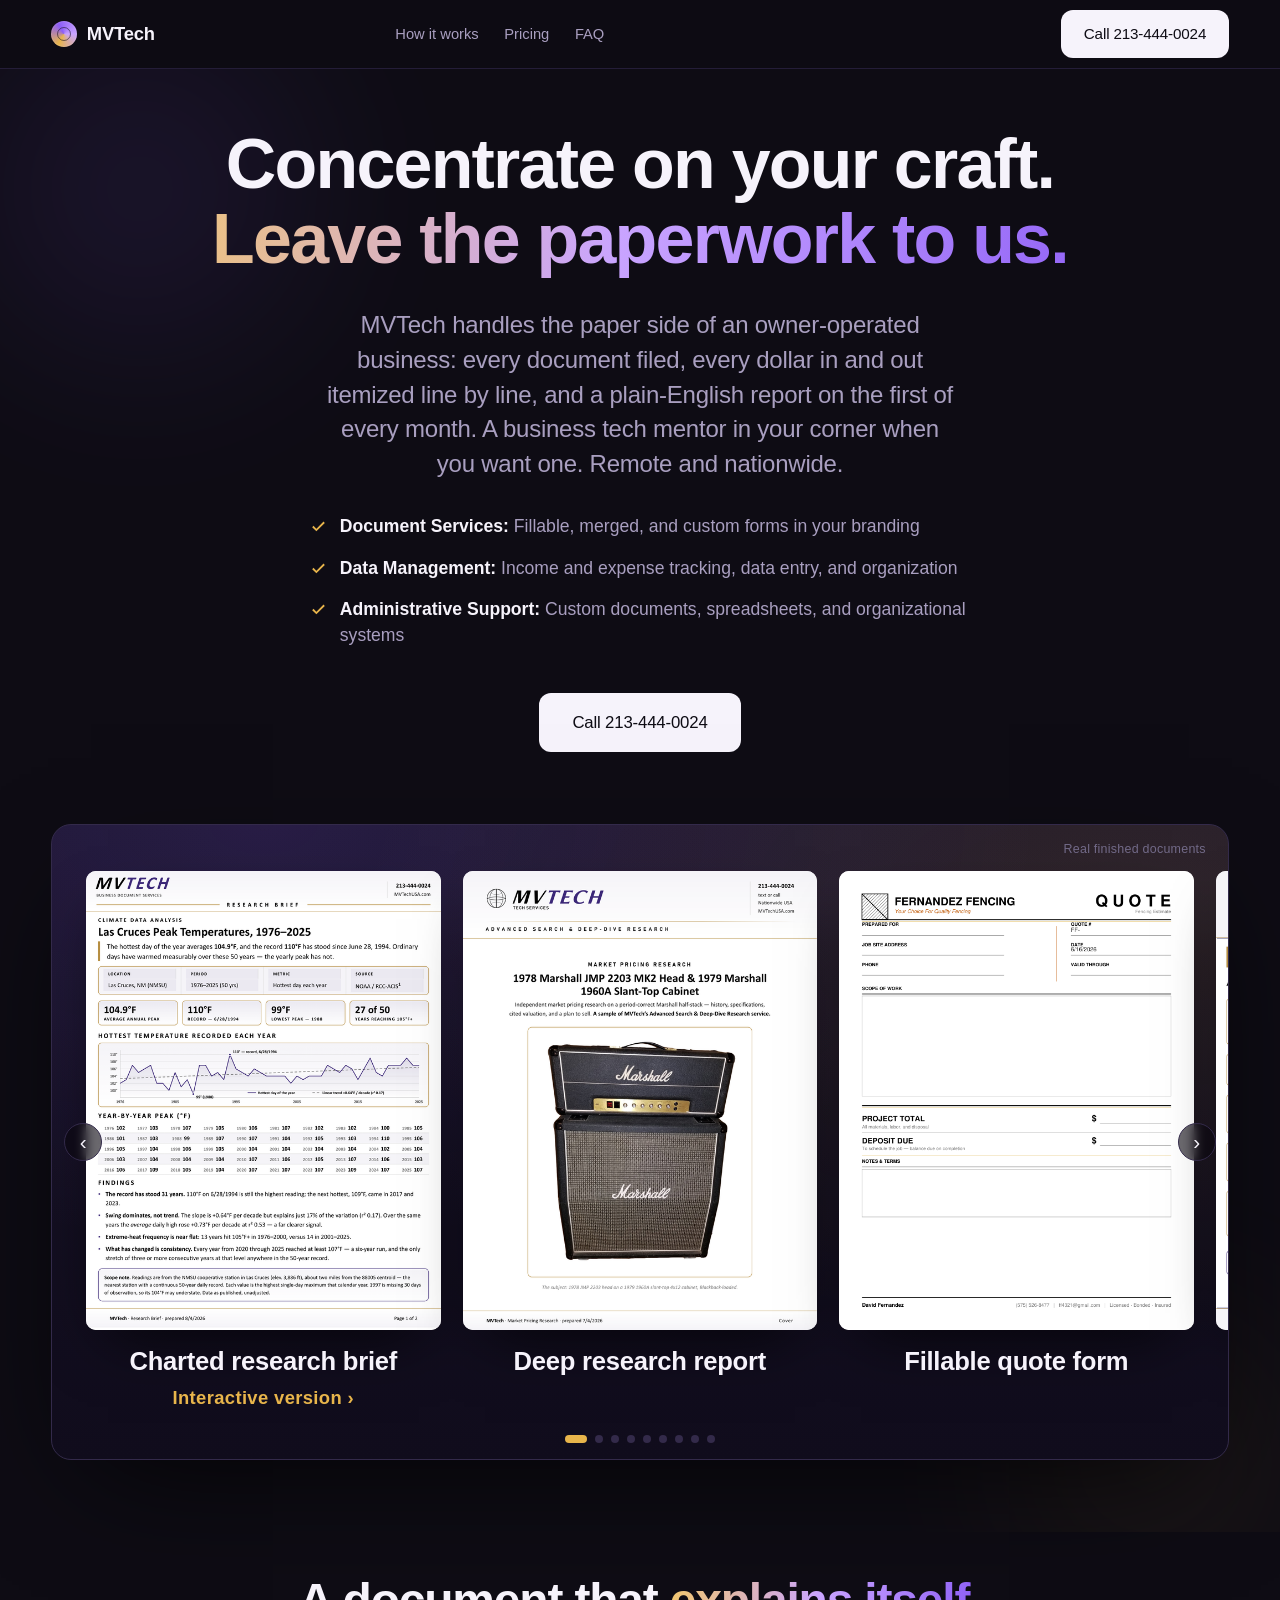
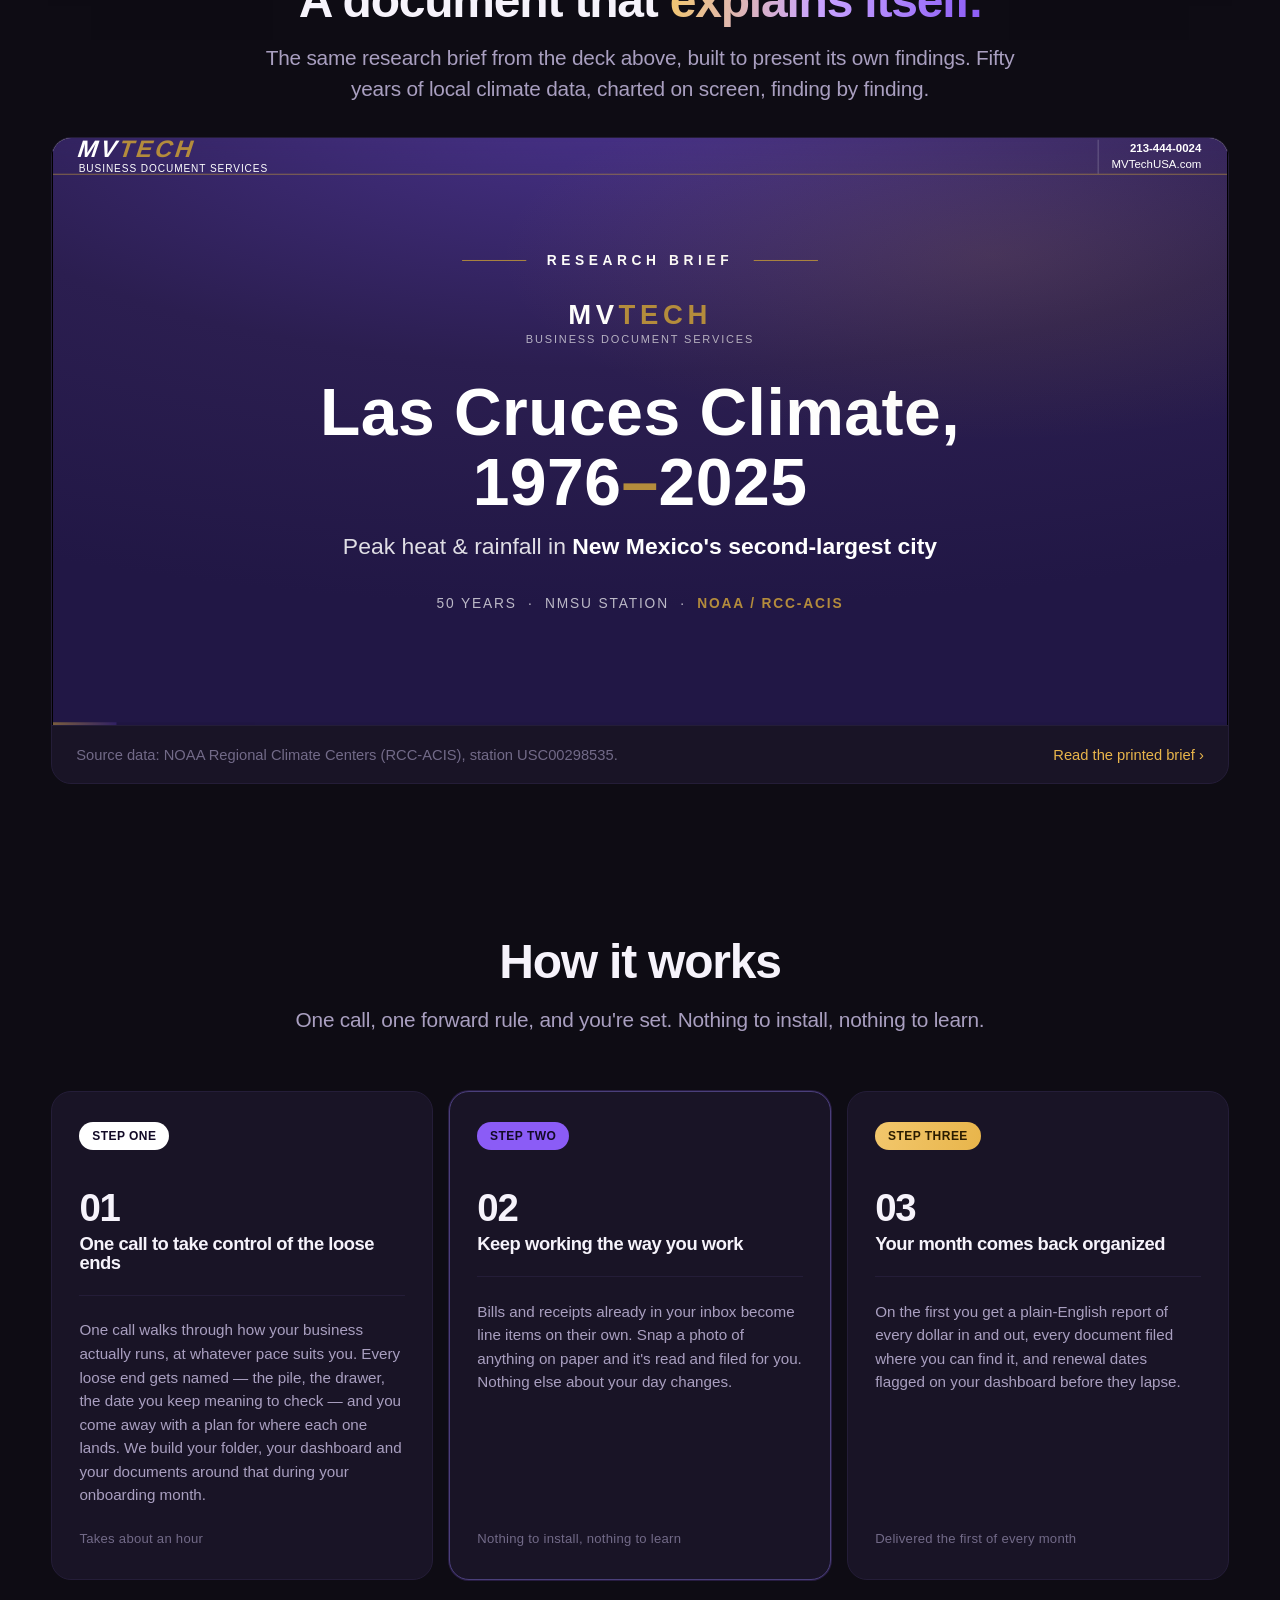
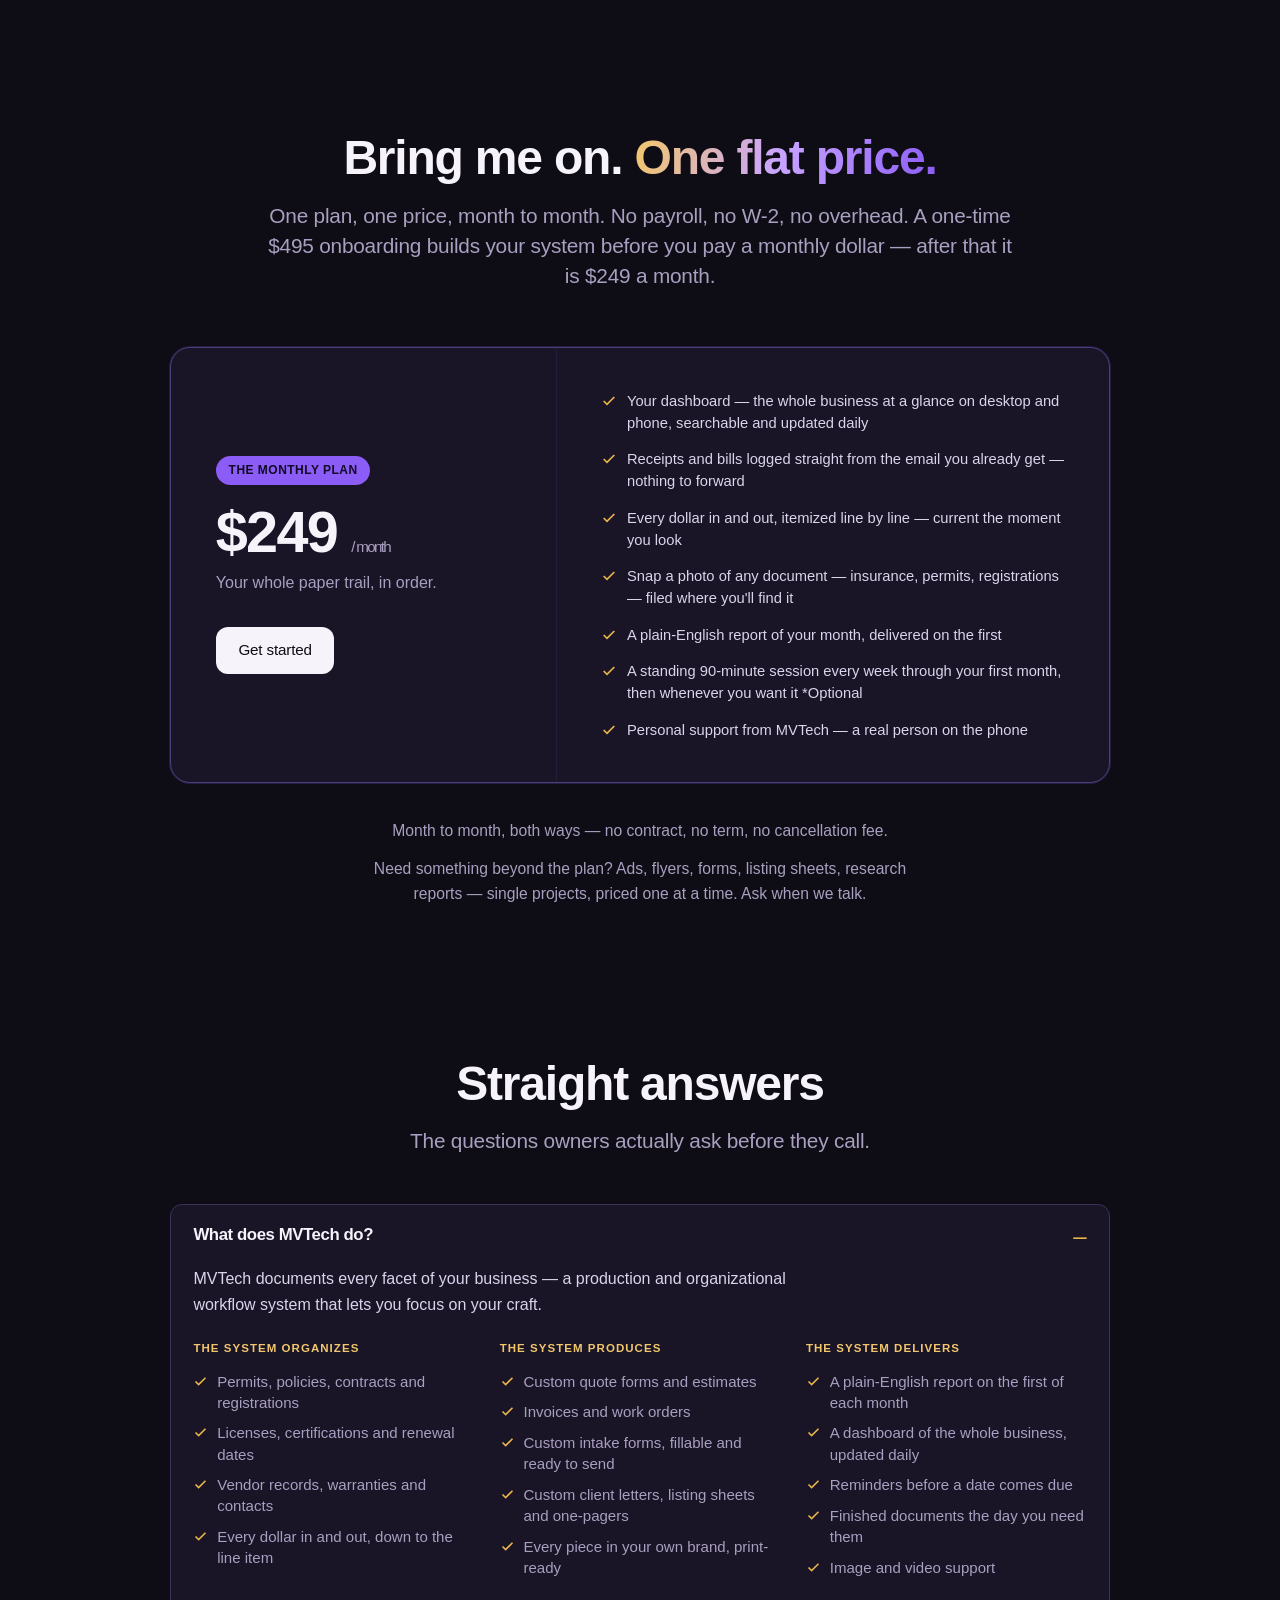
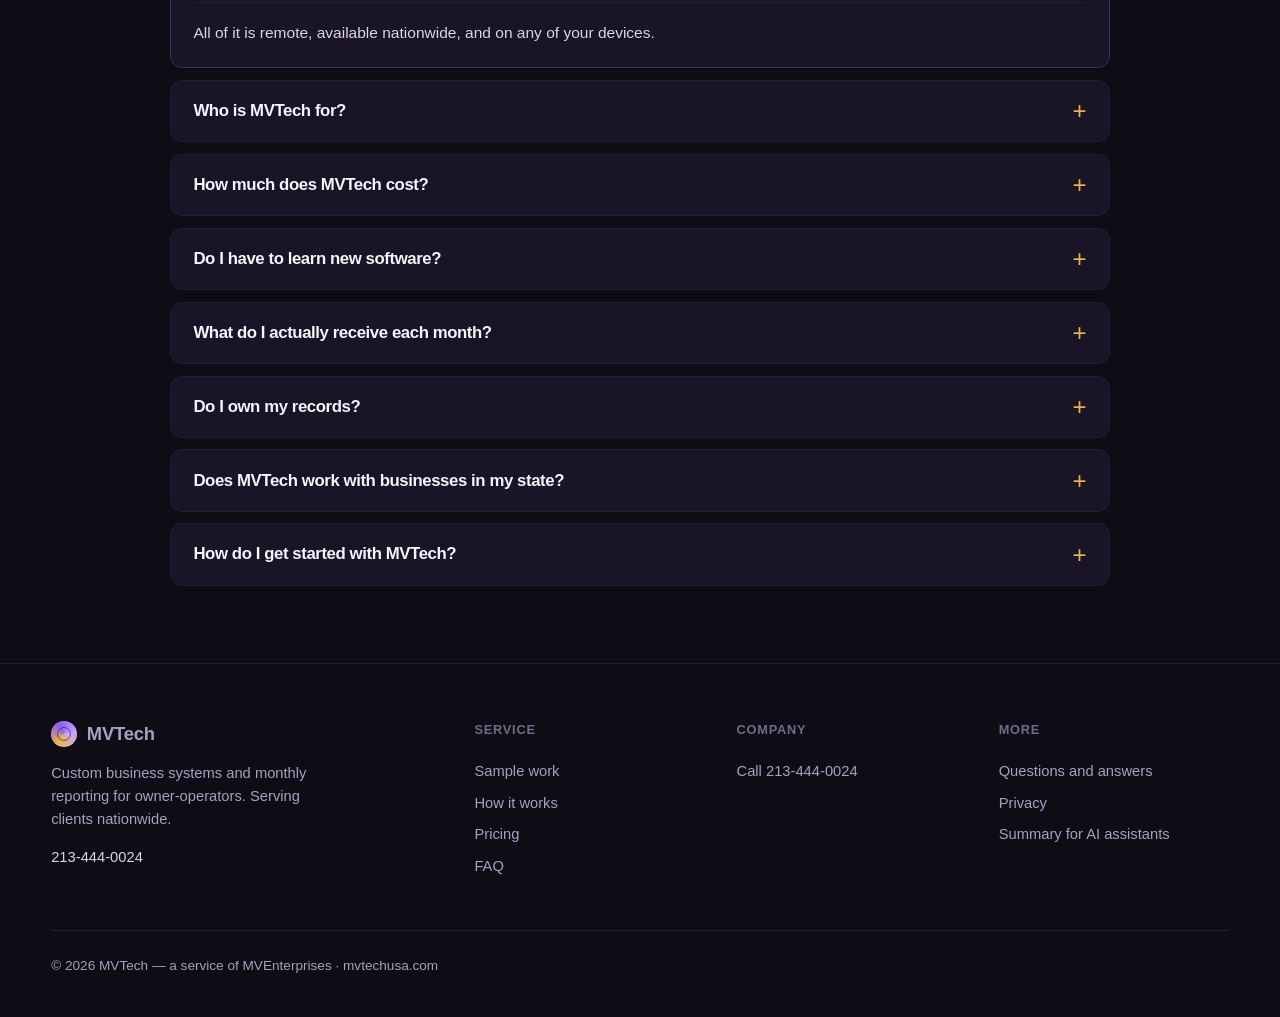
<file: index.html>
<!DOCTYPE html>
<html lang="en">
<head>
<meta charset="UTF-8">
<meta name="viewport" content="width=device-width, initial-scale=1.0">
<!-- MVTECH-HEAD-BLOCK: canonical search/AI head. Source: _skins/HEAD-BLOCK.html.
     Do not edit inside a skin - edit _skins/HEAD-BLOCK.html and re-run: .\deploy-skin.ps1 -Head -->
<title>Business Paperwork &amp; Receipt Tracking for Owner-Operators | MVTech</title>
<meta name="description" content="Business paperwork filed, every dollar tracked line by line, and a plain-English report every month — for owner-operators nationwide. Nothing to install, nothing to learn.">
<meta name="keywords" content="business paperwork help, receipt tracking service, itemized expense tracking, small business bookkeeping, income tracking, monthly financial reports, document organization, license and permit renewal tracking, invoice and quote creation, fillable forms, owner-operator operations, fractional operations, remote, nationwide">
<meta name="robots" content="index, follow, max-snippet:-1, max-image-preview:large">
<link rel="canonical" href="https://mvtechusa.com/">
<meta property="og:type" content="website">
<meta property="og:site_name" content="MVTech">
<meta property="og:url" content="https://mvtechusa.com/">
<meta property="og:title" content="MVTech — Business Paperwork &amp; Receipt Tracking for Owner-Operators">
<meta property="og:description" content="The entire paper side of your business, organized, tracked, and professionally presented — every document filed, every dollar logged, a clear report every month. Nationwide.">
<meta property="og:image" content="https://mvtechusa.com/og-preview.png">
<meta name="twitter:card" content="summary_large_image">
<meta name="twitter:title" content="MVTech — Business Paperwork &amp; Receipt Tracking for Owner-Operators">
<meta name="twitter:description" content="The entire paper side of your business, organized, tracked, and professionally presented. Nationwide.">
<meta name="twitter:image" content="https://mvtechusa.com/og-preview.png">
<meta name="author" content="Michael Vetter">
<link rel="alternate" type="text/plain" href="https://mvtechusa.com/llms.txt" title="Plain-text summary of MVTech for language models">
<script type="application/ld+json">
{
  "@context": "https://schema.org",
  "@graph": [
    {
      "@type": "WebSite",
      "@id": "https://mvtechusa.com/#website",
      "name": "MVTech",
      "alternateName": [
        "MVTech USA",
        "MVTechUSA"
      ],
      "url": "https://mvtechusa.com/",
      "description": "Custom business information systems for owner-operated businesses — document organization, income and expense tracking, and monthly operations reports, nationwide.",
      "inLanguage": "en-US",
      "publisher": {
        "@id": "https://mvtechusa.com/#organization"
      }
    },
    {
      "@type": "WebPage",
      "@id": "https://mvtechusa.com/#webpage",
      "url": "https://mvtechusa.com/",
      "name": "MVTech — Business Paperwork & Receipt Tracking for Owner-Operators",
      "isPartOf": {
        "@id": "https://mvtechusa.com/#website"
      },
      "about": {
        "@id": "https://mvtechusa.com/#organization"
      },
      "primaryImageOfPage": {
        "@id": "https://mvtechusa.com/#logo"
      },
      "datePublished": "2026-07-12",
      "dateModified": "2026-07-27",
      "inLanguage": "en-US",
      "speakable": {
        "@type": "SpeakableSpecification",
        "cssSelector": [
          ".hero h1",
          ".hero .lead",
          "#faq"
        ]
      }
    },
    {
      "@type": [
        "ProfessionalService",
        "Organization"
      ],
      "@id": "https://mvtechusa.com/#organization",
      "name": "MVTech",
      "alternateName": "MVTech USA",
      "legalName": "MVTech, a service of MVEnterprises",
      "url": "https://mvtechusa.com/",
      "telephone": "+12134440024",
      "image": "https://mvtechusa.com/og-preview.png",
      "logo": {
        "@type": "ImageObject",
        "@id": "https://mvtechusa.com/#logo",
        "url": "https://mvtechusa.com/og-preview.png",
        "caption": "MVTech"
      },
      "slogan": "Concentrate on your craft. Leave the paperwork to us.",
      "description": "MVTech keeps the entire paper side of an owner-operated business organized, tracked, and professionally presented — every document filed, every payment logged, and a clear operations report delivered every month.",
      "disambiguatingDescription": "A remote document-and-records service for owner-operated businesses in the United States. Not a CPA firm and not a tax preparer — MVTech organizes records and produces documents, then hands a tax professional finished numbers.",
      "foundingDate": "2026",
      "founder": {
        "@id": "https://mvtechusa.com/#michael-vetter"
      },
      "employee": {
        "@id": "https://mvtechusa.com/#michael-vetter"
      },
      "contactPoint": {
        "@type": "ContactPoint",
        "telephone": "+12134440024",
        "contactType": "sales",
        "areaServed": "US",
        "availableLanguage": [
          "English",
          "Spanish"
        ]
      },
      "areaServed": {
        "@type": "Country",
        "name": "United States"
      },
      "availableChannel": {
        "@type": "ServiceChannel",
        "serviceType": "Remote",
        "availableLanguage": "English",
        "serviceUrl": "https://mvtechusa.com/",
        "servicePhone": "+12134440024"
      },
      "knowsAbout": [
        "small business bookkeeping",
        "receipt tracking",
        "expense logging",
        "income tracking",
        "document organization",
        "business paperwork",
        "monthly financial reports",
        "vendor management",
        "bill and renewal tracking",
        "invoice and quote creation",
        "fillable forms",
        "owner-operator operations",
        "fractional operations support",
        "itemized receipt capture",
        "license and permit renewal tracking",
        "For Sale By Owner listing documents",
        "business research reports"
      ],
      "makesOffer": [
        {
          "@id": "https://mvtechusa.com/#plan-monthly"
        }
      ],
      "hasOfferCatalog": {
        "@type": "OfferCatalog",
        "name": "MVTech monthly plan",
        "itemListElement": [
          {
            "@type": "Offer",
            "@id": "https://mvtechusa.com/#plan-monthly",
            "price": "249",
            "priceCurrency": "USD",
            "availability": "https://schema.org/InStock",
            "url": "https://mvtechusa.com/#pricing",
            "eligibleCustomerType": "https://schema.org/Business",
            "priceSpecification": {
              "@type": "UnitPriceSpecification",
              "price": "249",
              "priceCurrency": "USD",
              "unitCode": "MON",
              "billingIncrement": 1
            },
            "itemOffered": {
              "@type": "Service",
              "name": "MVTech Monthly Plan",
              "serviceType": "Document organization and income/expense tracking",
              "provider": {
                "@id": "https://mvtechusa.com/#organization"
              },
              "areaServed": {
                "@type": "Country",
                "name": "United States"
              },
              "description": "One flat monthly price, month to month, with no contract and no term. Your own dashboard on desktop and phone showing the whole business at a glance, searchable and updated daily. Receipts and bills are logged straight from the email you already receive, with every dollar in and out itemized line by line and current the moment you look. Photograph any document — insurance, permits, registrations — and it is filed where you can find it. A plain-English report on the first of every month, and personal support from MVTech. Ads, flyers, forms, listing sheets and research reports are available as single projects, priced one at a time."
            }
          }
        ]
      },
      "priceRange": "$249 per month, plus a one-time $495 onboarding"
    },
    {
      "@type": "Person",
      "@id": "https://mvtechusa.com/#michael-vetter",
      "name": "Michael Vetter",
      "jobTitle": "Business Workflow Designer",
      "description": "Michael Vetter is the founder of MVTech. He designs the record-keeping systems behind each client's business and personally reviews every document that goes out.",
      "worksFor": {
        "@id": "https://mvtechusa.com/#organization"
      },
      "telephone": "+12134440024",
      "url": "https://mvtechusa.com/",
      "knowsAbout": [
        "small business operations",
        "document design",
        "record keeping systems",
        "owner-operator businesses"
      ]
    },
    {
      "@type": "HowTo",
      "@id": "https://mvtechusa.com/#howto",
      "name": "How to get started with MVTech",
      "description": "Getting set up with MVTech takes one call and one forward rule. There is no software to install and nothing to learn.",
      "estimatedCost": {
        "@type": "MonetaryAmount",
        "currency": "USD",
        "value": "495"
      },
      "step": [
        {
          "@type": "HowToStep",
          "position": 1,
          "name": "One call to take control of the loose ends",
          "text": "One call walks through how your business actually runs, at whatever pace suits you. Every loose end gets named, and you come away with a plan for where each one lands. We set up your folder, your dashboard and your documents around that during your onboarding month."
        },
        {
          "@type": "HowToStep",
          "position": 2,
          "name": "Keep working the way you already work",
          "text": "Bills and receipts already in your inbox become line items on their own. Snap a photo of anything on paper and it is read and filed for you. Nothing else changes."
        },
        {
          "@type": "HowToStep",
          "position": 3,
          "name": "Your month comes back organized",
          "text": "On the first of each month you get a plain-English report of every dollar in and out, plus every document filed where you can find it. Renewal dates come up on your dashboard before they lapse."
        }
      ]
    },
    {
      "@type": "FAQPage",
      "@id": "https://mvtechusa.com/#faq-schema",
      "mainEntity": [
        {
          "@type": "Question",
          "name": "What does MVTech do?",
          "acceptedAnswer": {
            "@type": "Answer",
            "text": "MVTech documents every facet of your business — a production and organizational workflow system that lets you focus on your craft. The system organizes: Permits, policies, contracts and registrations. Licenses, certifications and renewal dates. Vendor records, warranties and contacts. Every dollar in and out, down to the line item. The system produces: Custom quote forms and estimates. Invoices and work orders. Custom intake forms, fillable and ready to send. Custom client letters, listing sheets and one-pagers. Every piece in your own brand, print-ready. The system delivers: A plain-English report on the first of each month. A dashboard of the whole business, updated daily. Reminders before a date comes due. Finished documents the day you need them. Image and video support. All of it is remote, available nationwide, and on any of your devices."
          }
        },
        {
          "@type": "Question",
          "name": "Who is MVTech for?",
          "acceptedAnswer": {
            "@type": "Answer",
            "text": "Owner-operators who wear every hat — generally a business under about six employees. Trades and contractors. Food trucks and small restaurants. Used car lots and independent dealers. Solo attorneys and professional practices. Event organizers. For Sale By Owner sellers. Best fit is a business whose records currently live in a pile, a truck, a drawer, or your head."
          }
        },
        {
          "@type": "Question",
          "name": "How much does MVTech cost?",
          "acceptedAnswer": {
            "@type": "Answer",
            "text": "One plan at one flat price. A one-time $495 onboarding builds your system up front, then $249 a month. $495 setup — one time, before your first monthly dollar. $249 a month — the plan, month to month. A standing 90-minute session every week through your first month, then whenever you want it. No hourly billing and no per-document charges. The monthly price is the price, there is no contract and no term, and you can stop whenever you like. Single projects — ads, flyers, forms, listing sheets, research reports — are priced one at a time on top of the plan."
          }
        },
        {
          "@type": "Question",
          "name": "Do I have to learn new software?",
          "acceptedAnswer": {
            "@type": "Answer",
            "text": "No. There's no app to install and no system to log into and learn. Your spreadsheets open directly in Excel or Google Sheets, and your documents live in a normal folder. You keep working exactly the way you already work, and the organized picture comes back to you."
          }
        },
        {
          "@type": "Question",
          "name": "What do I actually receive each month?",
          "acceptedAnswer": {
            "@type": "Answer",
            "text": "Deliverables you'll receive every month: A dashboard of the whole business, searchable and updated daily. Modern, attractive spreadsheets tracking every dollar in and out, itemized line by line. Every document filed where you can find it. Reminders before a renewal or expiration comes due. A plain-English monthly operations report. Real person phone support. Ready to hand to a tax preparer, a lender, or a buyer."
          }
        },
        {
          "@type": "Question",
          "name": "Do I own my records?",
          "acceptedAnswer": {
            "@type": "Answer",
            "text": "You own everything. Every document is organized in a folder that's yours, in ordinary formats — spreadsheets and PDFs, not a proprietary system. Exactly what you want on hand when you need to prove income, apply for something, or hand a preparer a finished year."
          }
        },
        {
          "@type": "Question",
          "name": "Does MVTech work with businesses in my state?",
          "acceptedAnswer": {
            "@type": "Answer",
            "text": "Yes — MVTech works with owner-operated businesses anywhere in the United States. Every part of the service is remote: the onboarding call is a screen share, documents move by email and a folder you own, and your report arrives the same way. Nothing about it requires being in the same city or state as you."
          }
        },
        {
          "@type": "Question",
          "name": "How do I get started with MVTech?",
          "acceptedAnswer": {
            "@type": "Answer",
            "text": "Call or text 213-444-0024 and ask for Michael. This phone conversation is to determine the appropriate custom workflow for your business model. Michael will be happy to answer any additional questions you may have. One onboarding call puts the whole system in motion."
          }
        }
      ]
    }
  ]
}
</script>
<!-- /MVTECH-HEAD-BLOCK -->
<link rel="icon" type="image/svg+xml" href="favicon.svg">
<meta name="theme-color" content="#070b14">
<style>
/* Hallmark · macrostructure: Marquee Hero (product-led long-scroll) · tone: atmospheric-premium · anchor hue: gold→violet gradient
 * theme: studied-DNA (source: greysound.ai layout) reskinned → MVTech brand (purple + gold; website exempt from black-primary per 7/12)
 * display: system SF Pro Display · body: system · label: system
 * brand-voice: no AI/automation/tool/back-office; pitch the client's day; credit Michael's authorship
 * pre-emit critique: P5 H5 E4 S5 R5 V4
 */

/* ---------- Tokens ---------- */
:root{
  --paper:#0e0c14;
  --paper-2:#151121;
  --card:#191426;
  --card-2:#1d1830;
  --line:#332a4a;
  --line-soft:#241d38;
  --ink:#f6f3fb;
  --ink-2:#dbd4ec;
  --muted:#a99fc0;
  --muted-2:#726a88;

  --violet:#8b5cf6;
  --violet-2:#a78bfa;
  --lilac:#c9a4ff;
  --gold:#e8b54b;
  --gold-2:#f2c76c;

  --grad-head:linear-gradient(100deg,var(--gold-2) 0%,var(--lilac) 48%,var(--violet) 100%);
  --grad-gold:linear-gradient(100deg,var(--gold-2),var(--gold));

  --font:"SF Pro Display",-apple-system,BlinkMacSystemFont,"Segoe UI",Roboto,"Helvetica Neue",Arial,sans-serif;

  --r-sm:10px;
  --r-md:12px;
  --r-lg:20px;
  --r-pill:9999px;

  --space:clamp(3.5rem,6vw,5.5rem);
  --wrap:1536px;

  --ease:cubic-bezier(.25,.1,.25,1);
  --dur:.55s;
}

/* ---------- Reset / base ---------- */
*{box-sizing:border-box;margin:0;padding:0}
html,body{overflow-x:clip}
html{scroll-behavior:smooth}
body{
  background:var(--paper);
  color:var(--ink);
  font-family:var(--font);
  font-size:16px;
  line-height:1.5;
  -webkit-font-smoothing:antialiased;
  text-rendering:optimizeLegibility;
}
a{color:inherit;text-decoration:none}
img{max-width:100%;display:block}
::selection{background:rgba(139,92,246,.35)}

.wrap{max-width:var(--wrap);margin-inline:auto;padding-inline:clamp(1.25rem,4vw,4rem);position:relative;z-index:1}

.grad{
  background:var(--grad-head);
  -webkit-background-clip:text;background-clip:text;
  -webkit-text-fill-color:transparent;color:transparent;
}

.eyebrow{
  display:inline-flex;align-items:center;gap:.5rem;
  font-size:.8rem;font-weight:500;letter-spacing:.01em;
  color:var(--ink-2);
  border:1px solid var(--line);
  background:rgba(232,181,75,.1);
  padding:.4rem .85rem;border-radius:var(--r-pill);
}
.eyebrow::before{content:"";width:6px;height:6px;border-radius:50%;background:var(--gold)}

h1,h2,h3{font-weight:600;letter-spacing:-.025em;line-height:1.02;overflow-wrap:anywhere;min-width:0}
.lead{color:var(--muted);font-size:clamp(1.05rem,2vw,1.3rem);font-weight:400;line-height:1.45;letter-spacing:-.01em}

/* ---------- Buttons ---------- */
.btn{
  display:inline-flex;align-items:center;justify-content:center;gap:.5rem;
  font-family:inherit;font-size:.95rem;font-weight:500;letter-spacing:-.01em;
  padding:.7rem 1.35rem;border-radius:var(--r-md);
  border:1px solid transparent;cursor:pointer;
  transition:transform .18s var(--ease),background .18s var(--ease),border-color .18s var(--ease),opacity .18s var(--ease);
}
.btn:active{transform:translateY(1px)}
.btn:focus-visible{outline:2px solid var(--violet-2);outline-offset:2px}
.btn-primary{background:var(--ink);color:var(--paper)}
.btn-primary:hover{opacity:.88}
.btn-gold{background:var(--grad-gold);color:#2a1c00}
.btn-gold:hover{opacity:.9}
.btn-ghost{background:transparent;color:var(--ink);border-color:var(--line)}
.btn-ghost:hover{border-color:#4a3f66;background:rgba(255,255,255,.03)}
.btn-lg{padding:1rem 2rem;font-size:1.05rem;border-radius:var(--r-md)}

/* ---------- Nav ---------- */
.nav{
  position:sticky;top:0;z-index:50;
  background:rgba(14,12,20,.72);
  backdrop-filter:blur(14px);-webkit-backdrop-filter:blur(14px);
  border-bottom:1px solid var(--line-soft);
}
.nav-in{display:flex;align-items:center;gap:1.5rem;height:68px}
.brand{display:flex;align-items:center;gap:.6rem;font-weight:600;font-size:1.15rem;letter-spacing:-.01em}
.brand .orb{width:26px;height:26px;border-radius:50%;
  background:conic-gradient(from 210deg,var(--gold),var(--violet),var(--lilac),var(--gold));
  box-shadow:0 0 0 1px rgba(255,255,255,.1) inset;position:relative}
.brand .orb::after{content:"";position:absolute;inset:6px;border-radius:50%;border:1px solid rgba(14,12,20,.55)}
.brand b{font-weight:600}
.nav-links{display:flex;gap:1.6rem;margin-inline:auto}
.nav-links a{color:var(--muted);font-size:.92rem;transition:color .15s var(--ease)}
.nav-links a:hover{color:var(--ink)}
.nav-cta{display:flex;gap:.6rem;margin-left:auto}
.nav-toggle{display:none;background:none;border:1px solid var(--line);color:var(--ink);border-radius:var(--r-sm);width:40px;height:38px;cursor:pointer}

/* ---------- Section scaffolding ---------- */
section{position:relative}
.pad{padding-block:var(--space)}
.center{text-align:center;max-width:760px;margin-inline:auto}
.center h2{font-size:clamp(2.1rem,5vw,3rem)}
.center .lead{margin-top:1.1rem}

.glow{position:absolute;inset:0;pointer-events:none;overflow:hidden;z-index:0}
.glow::before,.glow::after{content:"";position:absolute;border-radius:50%;filter:blur(85px);opacity:.5}
.glow.cool::before{width:520px;height:520px;left:-120px;top:-140px;background:radial-gradient(circle,rgba(139,92,246,.3),transparent 65%)}
.glow.cool::after{width:460px;height:460px;right:-100px;bottom:-160px;background:radial-gradient(circle,rgba(232,181,75,.18),transparent 65%)}

/* ---------- Hero ---------- */
.hero{padding-top:clamp(2.25rem,4.5vw,4.1rem);padding-bottom:clamp(3rem,6vw,4.5rem);text-align:center}
.hero h1{font-size:clamp(2.5rem,6.4vw,4.37rem);line-height:1.08;max-width:1040px;margin-inline:auto}
.hero h1 .grad{display:block}
.hero .lead{margin:1.9rem auto 0;max-width:48ch;font-size:clamp(1.2rem,2.3vw,1.5rem)}
.hero-list{list-style:none;max-width:660px;margin:2rem auto 0;text-align:left;display:flex;flex-direction:column;gap:1rem}
.hero-list li{display:flex;gap:.8rem;align-items:flex-start;font-size:1.1rem;line-height:1.45;color:var(--muted)}
.hero-list svg{flex:none;margin-top:4px;color:var(--gold)}
.hero-list b{color:var(--ink);font-weight:600}
.hero-cta{display:flex;gap:1rem;justify-content:center;flex-wrap:wrap;margin-top:2.8rem}

/* product/report panel (abstract placeholder — no fake app chrome) */
.panel{
  margin-top:clamp(3rem,6vw,4.5rem);
  border:1px solid var(--line);border-radius:var(--r-lg);
  background:
    radial-gradient(120% 120% at 18% 0%,rgba(139,92,246,.14),transparent 55%),
    radial-gradient(120% 120% at 92% 15%,rgba(232,181,75,.12),transparent 55%),
    linear-gradient(180deg,#181328,#100c1c);
  aspect-ratio:16/8.4;position:relative;overflow:hidden;
  box-shadow:0 40px 120px -40px rgba(0,0,0,.85);
}

/* ---------- Document deck (3-up carousel) ---------- */
.deck-panel{aspect-ratio:auto;padding:0}
.deck{position:relative}
.deck-cap{position:absolute;top:15px;right:22px;font-size:.78rem;color:var(--muted-2);z-index:3;letter-spacing:.02em}
.deck-viewport{position:relative;padding:46px 34px 48px;overflow:hidden}
.deck-track{--gap:22px;display:flex;gap:var(--gap);width:100%;transition:transform .6s var(--ease);will-change:transform}
.dcard{flex:0 0 calc((100% - 2*var(--gap))/3);display:flex;flex-direction:column;gap:12px;min-width:0}
.dcard .shot{display:block;aspect-ratio:8.5/11;border-radius:10px;overflow:hidden;background:#fff;box-shadow:0 26px 60px -22px rgba(0,0,0,.75)}
.dcard img{width:100%;height:100%;object-fit:cover;object-position:center;display:block}
.dcard figcaption{flex:none;text-align:center;font-size:1.6rem;font-weight:600;color:var(--ink);letter-spacing:-.01em}
.deck-dots{position:absolute;left:0;right:0;bottom:16px;display:flex;gap:.5rem;justify-content:center;z-index:3}
.deck-dots button{width:8px;height:8px;border-radius:50%;border:none;background:var(--line);cursor:pointer;padding:0;transition:background .2s var(--ease),width .2s var(--ease)}
.deck-dots button[aria-current="true"]{background:var(--gold);width:22px;border-radius:5px}
.deck-arrow{position:absolute;top:50%;transform:translateY(-50%);z-index:3;width:38px;height:38px;border-radius:50%;border:1px solid var(--line);background:rgba(10,8,16,.6);color:var(--ink);font-size:1.3rem;line-height:1;cursor:pointer;display:grid;place-items:center;backdrop-filter:blur(6px);-webkit-backdrop-filter:blur(6px)}
.deck-arrow.prev{left:12px}.deck-arrow.next{right:12px}
.deck-arrow:hover{border-color:#4a3f66;background:rgba(10,8,16,.85)}
.deck-arrow:focus-visible,.deck-dots button:focus-visible{outline:2px solid var(--violet-2);outline-offset:2px}
@media(max-width:820px){.dcard{flex-basis:calc((100% - var(--gap))/2)}}
@media(max-width:520px){.dcard{flex-basis:100%}.deck-arrow{display:none}}

/* ---------- Animated brief (2:1 embed) — same shell + rhythm as .pcard ---------- */
/* sits directly under the hero, which already contributes 72px of bottom padding */
#showcase{padding-top:clamp(2rem,3.5vw,3rem)}
.filmpanel{margin-top:2.1rem;background:var(--card);border:1px solid var(--line-soft);
  border-radius:var(--r-lg);overflow:hidden;position:relative}
.filmframe{position:relative;width:100%;aspect-ratio:2/1;background:#0b0813;border-bottom:1px solid var(--line-soft)}
.filmframe iframe{position:absolute;inset:0;width:100%;height:100%;border:0;display:block}
.filmnote{display:flex;flex-wrap:wrap;gap:.6rem 1.1rem;align-items:baseline;justify-content:space-between;
  padding:1.1rem 1.5rem;font-size:.92rem;color:var(--muted-2)}
.filmnote a{color:var(--gold);text-decoration:none}
.filmnote a:hover{text-decoration:underline}

/* ---------- Role selector ---------- */
.roletabs{display:flex;gap:.35rem;justify-content:center;flex-wrap:wrap;
  margin:2.2rem auto 0;background:var(--card);border:1px solid var(--line-soft);
  border-radius:var(--r-pill);padding:.35rem;width:max-content;max-width:100%}
.roletab{font-family:inherit;font-size:.9rem;font-weight:500;color:var(--muted);
  background:none;border:none;padding:.55rem 1.1rem;border-radius:var(--r-pill);cursor:pointer;
  transition:color .15s var(--ease),background .15s var(--ease)}
.roletab[aria-selected="true"]{background:var(--ink);color:var(--paper)}
.roletab:focus-visible{outline:2px solid var(--violet-2);outline-offset:2px}
.rolehint{color:var(--muted);margin-top:1.1rem;font-size:.98rem}
.rolepanel{margin-top:2rem;border:1px solid var(--line-soft);border-radius:var(--r-lg);
  background:var(--card);padding:clamp(1.5rem,3vw,2.4rem);text-align:left;max-width:760px;margin-inline:auto}
.rolepanel h3{font-size:1.25rem;margin-bottom:.6rem}
.rolepanel p{color:var(--muted);line-height:1.55}

/* ---------- Feature bento ---------- */
.bento{display:grid;grid-template-columns:repeat(3,minmax(0,1fr));gap:1.1rem;margin-top:3rem}
.fcard{background:var(--card-2);border:1px solid var(--line-soft);border-radius:var(--r-lg);
  padding:1.7rem;transition:border-color .2s var(--ease),transform .2s var(--ease)}
.fcard:hover{border-color:#3d3357;transform:translateY(-3px)}
.ficon{width:44px;height:44px;border-radius:var(--r-md);display:grid;place-items:center;margin-bottom:1.1rem;color:var(--ink);font-size:1.15rem}
.ficon.c1{background:rgba(139,92,246,.18)}
.ficon.c2{background:rgba(232,181,75,.18)}
.ficon.c3{background:rgba(201,164,255,.18)}
.ficon.c4{background:rgba(167,139,250,.18)}
.ficon.c5{background:rgba(232,181,75,.14)}
.ficon.c6{background:rgba(139,92,246,.14)}
.fcard h3{font-size:1.15rem;margin-bottom:.55rem}
.fcard p{color:var(--muted);font-size:.98rem;line-height:1.5}
.fcard.wide{grid-column:1/-1;display:flex;gap:1.75rem;align-items:center;justify-content:space-between;flex-wrap:wrap}
.fcard.wide .whead{display:flex;align-items:center;gap:1rem;min-width:0}
.fcard.wide .ficon{margin-bottom:0}
.fcard.wide h3{margin:0}
.fcard.wide p{margin:0;max-width:58ch;font-size:1.02rem}

/* ---------- System groups (inside the FAQ answer) ---------- */
.ansintro{margin-bottom:1.35rem;color:var(--ink-2);line-height:1.6}
.sysgroups{display:grid;grid-template-columns:repeat(3,minmax(0,1fr));gap:1.4rem 1.6rem}
.sysgroup h4{font-size:.72rem;letter-spacing:.09em;text-transform:uppercase;color:var(--gold-2);
  font-weight:600;margin-bottom:.85rem}
.syslist{list-style:none;display:flex;flex-direction:column;gap:.6rem}
.syslist.two{display:grid;grid-template-columns:repeat(2,minmax(0,1fr));gap:.6rem 1.6rem}
.syslist li{display:flex;gap:.55rem;font-size:.94rem;line-height:1.4;color:var(--muted)}
.syslist svg{flex:none;margin-top:3px;color:var(--gold)}
.ansfoot{margin-top:1.5rem;padding-top:1.15rem;border-top:1px solid var(--line-soft);
  color:var(--ink-2);font-size:.97rem}
@media(max-width:760px){.sysgroups{grid-template-columns:1fr;gap:1.5rem}.syslist.two{grid-template-columns:1fr}}

/* ---------- Steps ---------- */
.steps{display:grid;grid-template-columns:repeat(3,minmax(0,1fr));gap:1rem;margin-top:3.5rem}
.step{background:var(--card);border:1px solid var(--line-soft);border-radius:var(--r-lg);
  padding:1.9rem 1.7rem;display:flex;flex-direction:column;
  transition:border-color .2s var(--ease),transform .2s var(--ease)}
.step:hover{border-color:#3d3357;transform:translateY(-3px)}
.step.feature{border-color:#4a3f7a;box-shadow:0 0 0 1px rgba(139,92,246,.2)}
.step .stepno{font-size:2.4rem;font-weight:600;letter-spacing:-.03em;line-height:1;
  margin-top:1.1rem;color:var(--ink)}
.step h3{font-size:1.15rem;margin-top:.5rem;margin-bottom:0}
.step p{color:var(--muted);font-size:.95rem;line-height:1.55;
  margin-top:1.4rem;padding-top:1.4rem;border-top:1px solid var(--line-soft)}
.step .stepfoot{margin-top:auto;padding-top:1.4rem;color:var(--muted-2);
  font-size:.82rem;letter-spacing:.02em}
@media(max-width:900px){.steps{grid-template-columns:1fr;max-width:520px;margin-inline:auto}}

/* ---------- FAQ ---------- */
.faq{max-width:940px;margin:3rem auto 0;display:flex;flex-direction:column;gap:.7rem}
.faq details{background:var(--card);border:1px solid var(--line-soft);border-radius:var(--r-md);
  transition:border-color .2s var(--ease)}
.faq details[open]{border-color:#3d3357}
.faq summary{list-style:none;cursor:pointer;padding:1.15rem 1.4rem;
  display:flex;gap:1.25rem;align-items:center;justify-content:space-between}
.faq summary::-webkit-details-marker{display:none}
.faq summary h3{font-size:1.05rem;font-weight:600;line-height:1.35;margin:0;min-width:0}
.faq summary::after{content:"+";flex:none;color:var(--gold);font-size:1.5rem;line-height:1;font-weight:400}
.faq details[open] summary::after{content:"\2013"}
.faq summary:focus-visible{outline:2px solid var(--violet-2);outline-offset:2px;border-radius:var(--r-md)}
.faq .ans{padding:0 1.4rem 1.35rem;color:var(--muted);line-height:1.6;font-size:1rem;max-width:70ch}
.faq .ans.wide{max-width:none}
.ansintro{max-width:70ch}

/* ---------- Founder ---------- */
.founder .center h2{font-size:clamp(2.2rem,5.5vw,3.2rem)}
.founder .who{color:var(--muted-2);margin-top:.9rem;font-size:1rem}
.founder .prose{max-width:660px;margin:1.4rem auto 0;color:var(--muted);line-height:1.6;font-size:1.08rem}
.founder .prose a{color:var(--violet-2);text-decoration:underline;text-underline-offset:3px}
.founder .center .btn{margin-top:2rem}

/* ---------- Pricing ---------- */
.prices{display:grid;grid-template-columns:repeat(3,minmax(0,1fr));gap:1rem;margin-top:3.5rem}
.prices.solo{grid-template-columns:min(460px,100%);justify-content:center}
.alacarte + .alacarte{margin-top:.9rem}
.pcard{background:var(--card);border:1px solid var(--line-soft);border-radius:var(--r-lg);
  display:grid;grid-template-columns:1fr;overflow:hidden}
.pcell{padding:1.8rem;display:flex;flex-direction:column;min-width:0}
.pcell-list{padding-top:0}
.pcell-list .plist{margin-bottom:0}
.pcard.feature{border-color:#4a3f7a;box-shadow:0 0 0 1px rgba(139,92,246,.2)}
.tier{align-self:flex-start;font-size:.75rem;font-weight:600;letter-spacing:.04em;
  padding:.32rem .8rem;border-radius:var(--r-pill);margin-bottom:1.3rem;display:inline-flex;gap:.5rem;align-items:center}
.tier.t1{background:#fff;color:#120a26}
.tier.t2{background:var(--violet);color:#120a26}
.tier.t3{background:var(--grad-gold);color:#2a1c00}
.tier .pop{font-weight:600;opacity:.85}
.price{font-size:2.4rem;font-weight:600;letter-spacing:-.03em;line-height:1}
.price span{font-size:.95rem;font-weight:400;color:var(--muted)}
.psub{color:var(--muted);font-size:.9rem;margin-top:.5rem;line-height:1.4}
.psub{min-height:2.52rem}
.plist{list-style:none;margin-top:1.4rem;padding-top:1.4rem;border-top:1px solid var(--line-soft);
  display:flex;flex-direction:column;gap:.75rem;margin-bottom:1.8rem}
.plist li{display:flex;gap:.6rem;font-size:.92rem;color:var(--ink-2)}
.plist svg{flex:none;margin-top:3px;color:var(--gold)}
.pcell-main .btn{margin-top:auto;align-self:flex-start}
.alacarte{margin:2.2rem auto 0;max-width:62ch;text-align:center;color:var(--muted);font-size:.98rem;line-height:1.55}
@media(min-width:861px){
  .prices.solo{grid-template-columns:min(940px,100%)}
  .prices.solo .pcard{grid-template-columns:minmax(0,.82fr) minmax(0,1.18fr);align-items:stretch}
  .prices.solo .pcell{padding:2.6rem 2.8rem}
  .prices.solo .pcell-main{justify-content:center}
  .prices.solo .pcell-main .tier{margin-bottom:0}
  .prices.solo .pcell-main .price{font-size:3.6rem;margin-top:1.2rem}
  .prices.solo .pcell-main .psub{min-height:0;font-size:1rem;margin-top:.7rem}
  .prices.solo .pcell-main .btn{margin-top:2rem}
  .prices.solo .pcell-list{border-left:1px solid var(--line-soft);justify-content:center;padding-top:2.6rem}
  .prices.solo .pcell-list .plist{margin:0;padding:0;border-top:0;gap:.9rem}
}

/* ---------- Footer ---------- */
footer{border-top:1px solid var(--line-soft);padding-block:3.5rem 2.5rem;color:var(--muted)}
.foot-grid{display:grid;grid-template-columns:1.7fr 1fr 1fr 1fr;gap:2rem}
.foot-brand p{color:var(--muted);font-size:.92rem;margin-top:.9rem;max-width:34ch;line-height:1.55}
.foot-brand .phones{margin-top:1rem;font-size:.92rem;color:var(--ink-2)}
.foot-col h4{font-size:.8rem;letter-spacing:.06em;text-transform:uppercase;color:var(--muted-2);margin-bottom:1rem;font-weight:600}
.foot-col a{display:block;color:var(--muted);font-size:.92rem;padding:.3rem 0;transition:color .15s var(--ease)}
.foot-col a:hover{color:var(--ink)}
.foot-bottom{display:flex;justify-content:space-between;gap:1rem;flex-wrap:wrap;
  margin-top:3rem;padding-top:1.6rem;border-top:1px solid var(--line-soft);font-size:.85rem}

/* ---------- Reveal ---------- */
.reveal{opacity:0;transform:translateY(22px);transition:opacity var(--dur) var(--ease),transform var(--dur) var(--ease)}
.reveal.in{opacity:1;transform:none}

/* ---------- Responsive ---------- */
@media(max-width:900px){
  .bento{grid-template-columns:repeat(2,minmax(0,1fr))}
  .foot-grid{grid-template-columns:1fr 1fr}
  .foot-brand{grid-column:1/-1}
}
@media(max-width:860px){ .prices{grid-template-columns:1fr;max-width:460px;margin-inline:auto} }
@media(max-width:720px){
  .nav-links{display:none}
  .nav-toggle{display:grid;place-items:center}
  .nav-cta .btn-ghost{display:none}
  .nav-cta{margin-left:0}
  .bento{grid-template-columns:1fr}
  .foot-grid{grid-template-columns:1fr 1fr}
}
@media(max-width:420px){
  .foot-grid{grid-template-columns:1fr}
  .hero-cta .btn{width:100%}
}
@media(prefers-reduced-motion:reduce){
  .reveal{opacity:1;transform:none;transition:none}
  html{scroll-behavior:auto}
  *{transition-duration:.01ms!important}
}

/* deck thumbnails link to the source document */
.dcard .shotlink{display:block;text-decoration:none;border-radius:10px;cursor:pointer}
.dcard .shot{transition:transform .22s var(--ease),box-shadow .22s var(--ease)}
.dcard .shotlink:hover .shot{transform:translateY(-5px);box-shadow:0 36px 74px -20px rgba(0,0,0,.85)}
.dcard .shotlink:focus-visible{outline:2px solid var(--gold);outline-offset:3px}
.dcard .altlink{flex:none;text-align:center;margin-top:-6px;font-size:1.15rem;font-weight:600;letter-spacing:.02em;color:var(--gold);text-decoration:none;border-bottom:1px solid transparent;align-self:center;line-height:1.3}
.dcard .altlink:hover{border-bottom-color:var(--gold)}
.dcard .altlink:focus-visible{outline:2px solid var(--gold);outline-offset:3px}
</style>
</head>
<body>

<!-- NAV -->
<header class="nav">
  <div class="wrap nav-in">
    <a class="brand" href="#top"><span class="orb"></span><b>MVTech</b></a>
    <nav class="nav-links">
      <a href="#how">How it works</a>
      <a href="#pricing">Pricing</a>
      <a href="#faq">FAQ</a>
    </nav>
    <div class="nav-cta">
      <a class="btn btn-primary" href="tel:12134440024">Call 213-444-0024</a>
    </div>
    <button class="nav-toggle" aria-label="Menu">≡</button>
  </div>
</header>

<main id="top">

<!-- HERO -->
<section class="hero">
  <div class="glow cool"></div>
  <div class="wrap">
    <h1>Concentrate on your craft. <span class="grad">Leave the paperwork to us.</span></h1>
    <p class="lead">MVTech handles the paper side of an owner-operated business: every document filed, every dollar in and out itemized line by line, and a plain-English report on the first of every month. A business tech mentor in your corner when you want one. Remote and nationwide.</p>
    <ul class="hero-list">
      <li><svg width="17" height="17" viewBox="0 0 24 24" fill="none" stroke="currentColor" stroke-width="2.6"><path d="M20 6 9 17l-5-5"/></svg><span><b>Document Services:</b> Fillable, merged, and custom forms in your branding</span></li>
      <li><svg width="17" height="17" viewBox="0 0 24 24" fill="none" stroke="currentColor" stroke-width="2.6"><path d="M20 6 9 17l-5-5"/></svg><span><b>Data Management:</b> Income and expense tracking, data entry, and organization</span></li>
      <li><svg width="17" height="17" viewBox="0 0 24 24" fill="none" stroke="currentColor" stroke-width="2.6"><path d="M20 6 9 17l-5-5"/></svg><span><b>Administrative Support:</b> Custom documents, spreadsheets, and organizational systems</span></li>
    </ul>
    <div class="hero-cta">
      <a class="btn btn-primary btn-lg" href="tel:12134440024">Call 213-444-0024</a>
    </div>
    <div class="panel deck-panel reveal">
      <div class="deck">
        <span class="deck-cap">Real finished documents</span>
        <div class="deck-viewport">
          <div class="deck-track" id="deckTrack">
            <figure class="dcard"><a class="shotlink" href="samples/climate-brief.pdf" target="_blank" rel="noopener" aria-label="Open sample document (PDF, new tab)"><span class="shot"><img src="samples/climate-brief.png" alt="Charted research brief with 50-year data tables and graphs" loading="lazy"></span></a><figcaption>Charted research brief</figcaption><a class="altlink" href="samples/climate-brief.html" target="_blank" rel="noopener" aria-label="Open the interactive version of the charted research brief (new tab)">Interactive version &rsaquo;</a></figure>
            <figure class="dcard"><a class="shotlink" href="samples/research-report.pdf" target="_blank" rel="noopener" aria-label="Open sample document (PDF, new tab)"><span class="shot"><img src="samples/research-report.png" alt="Deep research report" loading="lazy"></span></a><figcaption>Deep research report</figcaption></figure>
            <figure class="dcard"><a class="shotlink" href="samples/fernandez-quote.pdf" target="_blank" rel="noopener" aria-label="Open sample document (PDF, new tab)"><span class="shot"><img src="samples/fernandez-quote.png" alt="Fernandez Fencing quote form" loading="lazy"></span></a><figcaption>Fillable quote form</figcaption></figure>
            <figure class="dcard"><a class="shotlink" href="samples/service-menu.pdf" target="_blank" rel="noopener" aria-label="Open sample document (PDF, new tab)"><span class="shot"><img src="samples/service-menu.png" alt="Service menu" loading="lazy"></span></a><figcaption>Service menu</figcaption></figure>
            <figure class="dcard"><a class="shotlink" href="samples/legal-onepager.pdf" target="_blank" rel="noopener" aria-label="Open sample document (PDF, new tab)"><span class="shot"><img src="samples/legal-onepager.png" alt="Legal practice one-pager" loading="lazy"></span></a><figcaption>Legal one-pager</figcaption></figure>
            <figure class="dcard"><a class="shotlink" href="img/mvtech-flyer-213-8.5x11.png" target="_blank" rel="noopener" aria-label="Open sample document (image, new tab)"><span class="shot"><img src="img/mvtech-flyer-213-8.5x11.png" alt="MVTech marketing graphic" loading="lazy"></span></a><figcaption>Marketing Graphic</figcaption></figure>
            <figure class="dcard"><a class="shotlink" href="samples/coppercanyon-service-card-full.png" target="_blank" rel="noopener" aria-label="Open sample document (image, new tab)"><span class="shot"><img src="samples/coppercanyon-service-card.png" alt="Homeowner service card for a heating and air company" loading="lazy"></span></a><figcaption>Homeowner service card</figcaption></figure>
            <figure class="dcard"><a class="shotlink" href="samples/fernandez-onepager.pdf" target="_blank" rel="noopener" aria-label="Open sample document (PDF, new tab)"><span class="shot"><img src="samples/fernandez-onepager.png" alt="Fernandez Fencing one-pager" loading="lazy"></span></a><figcaption>Business one-pager</figcaption></figure>
            <figure class="dcard"><a class="shotlink" href="samples/hoagland-listing.pdf" target="_blank" rel="noopener" aria-label="Open sample document (PDF, new tab)"><span class="shot"><img src="samples/hoagland-listing.png" alt="For Sale By Owner listing sheet" loading="lazy"></span></a><figcaption>For Sale By Owner support</figcaption></figure>
          </div>
        </div>
        <button class="deck-arrow prev" aria-label="Previous deliverables">‹</button>
        <button class="deck-arrow next" aria-label="Next deliverables">›</button>
        <div class="deck-dots" id="deckDots"></div>
      </div>
    </div>
  </div>
</section>

<!-- ANIMATED BRIEF -->
<section class="pad" id="showcase">
  <div class="wrap">
    <div class="center reveal">
      <h2>A document that <span class="grad">explains itself.</span></h2>
      <p class="lead">The same research brief from the deck above, built to present its own findings. Fifty years of local climate data, charted on screen, finding by finding.</p>
    </div>
    <div class="filmpanel reveal">
      <div class="filmframe">
        <iframe src="samples/climate-brief-animated.html" title="Animated research brief: Las Cruces peak temperature and rainfall, 1976-2025" loading="lazy" scrolling="no"></iframe>
      </div>
      <div class="filmnote">
        <span>Source data: NOAA Regional Climate Centers (RCC-ACIS), station USC00298535.</span>
        <span><a href="samples/climate-brief.pdf" target="_blank" rel="noopener">Read the printed brief &rsaquo;</a></span>
      </div>
    </div>
  </div>
</section>

<!-- HOW IT WORKS -->
<section class="pad" id="how">
  <div class="wrap">
    <div class="center reveal">
      <h2>How it works</h2>
      <p class="lead">One call, one forward rule, and you're set. Nothing to install, nothing to learn.</p>
    </div>
    <div class="steps">
      <article class="step reveal">
        <span class="tier t1">STEP ONE</span>
        <div class="stepno">01</div>
        <h3>One call to take control of the loose ends</h3>
        <p>One call walks through how your business actually runs, at whatever pace suits you. Every loose end gets named — the pile, the drawer, the date you keep meaning to check — and you come away with a plan for where each one lands. We build your folder, your dashboard and your documents around that during your onboarding month.</p>
        <div class="stepfoot">Takes about an hour</div>
      </article>
      <article class="step feature reveal">
        <span class="tier t2">STEP TWO</span>
        <div class="stepno">02</div>
        <h3>Keep working the way you work</h3>
        <p>Bills and receipts already in your inbox become line items on their own. Snap a photo of anything on paper and it's read and filed for you. Nothing else about your day changes.</p>
        <div class="stepfoot">Nothing to install, nothing to learn</div>
      </article>
      <article class="step reveal">
        <span class="tier t3">STEP THREE</span>
        <div class="stepno">03</div>
        <h3>Your month comes back organized</h3>
        <p>On the first you get a plain-English report of every dollar in and out, every document filed where you can find it, and renewal dates flagged on your dashboard before they lapse.</p>
        <div class="stepfoot">Delivered the first of every month</div>
      </article>
    </div>
  </div>
</section>

<!-- PRICING -->
<section class="pad" id="pricing">
  <div class="wrap">
    <div class="center reveal">
      <h2>Bring me on. <span class="grad">One flat price.</span></h2>
      <p class="lead">One plan, one price, month to month. No payroll, no W-2, no overhead. A one-time $495 onboarding builds your system before you pay a monthly dollar — after that it is $249 a month.</p>
    </div>
    <div class="prices solo">
      <article class="pcard feature reveal">
        <div class="pcell pcell-main">
        <span class="tier t2">THE MONTHLY PLAN</span>
        <div class="price">$249 <span>/ month</span></div>
        <div class="psub">Your whole paper trail, in order.</div>
        <a class="btn btn-primary" href="tel:12134440024">Get started</a>
        </div>
        <div class="pcell pcell-list">
        <ul class="plist">
          <li><svg width="16" height="16" viewBox="0 0 24 24" fill="none" stroke="currentColor" stroke-width="2.6"><path d="M20 6 9 17l-5-5"/></svg>Your dashboard — the whole business at a glance on desktop and phone, searchable and updated daily</li>
          <li><svg width="16" height="16" viewBox="0 0 24 24" fill="none" stroke="currentColor" stroke-width="2.6"><path d="M20 6 9 17l-5-5"/></svg>Receipts and bills logged straight from the email you already get — nothing to forward</li>
          <li><svg width="16" height="16" viewBox="0 0 24 24" fill="none" stroke="currentColor" stroke-width="2.6"><path d="M20 6 9 17l-5-5"/></svg>Every dollar in and out, itemized line by line — current the moment you look</li>
          <li><svg width="16" height="16" viewBox="0 0 24 24" fill="none" stroke="currentColor" stroke-width="2.6"><path d="M20 6 9 17l-5-5"/></svg>Snap a photo of any document — insurance, permits, registrations — filed where you'll find it</li>
          <li><svg width="16" height="16" viewBox="0 0 24 24" fill="none" stroke="currentColor" stroke-width="2.6"><path d="M20 6 9 17l-5-5"/></svg>A plain-English report of your month, delivered on the first</li>
          <li><svg width="16" height="16" viewBox="0 0 24 24" fill="none" stroke="currentColor" stroke-width="2.6"><path d="M20 6 9 17l-5-5"/></svg>A standing 90-minute session every week through your first month, then whenever you want it *Optional</li>
          <li><svg width="16" height="16" viewBox="0 0 24 24" fill="none" stroke="currentColor" stroke-width="2.6"><path d="M20 6 9 17l-5-5"/></svg>Personal support from MVTech — a real person on the phone</li>
        </ul>
        </div>
      </article>
    </div>
    <p class="alacarte reveal">Month to month, both ways — no contract, no term, no cancellation fee.</p>
    <p class="alacarte reveal">Need something beyond the plan? Ads, flyers, forms, listing sheets, research reports — single projects, priced one at a time. Ask when we talk.</p>
  </div>
</section>

<!-- FAQ -->
<section class="pad" id="faq">
  <div class="wrap">
    <div class="center reveal">
      <h2>Straight answers</h2>
      <p class="lead">The questions owners actually ask before they call.</p>
    </div>
    <div class="faq reveal">
      <details open>
        <summary><h3>What does MVTech do?</h3></summary>
        <div class="ans wide"><p class="ansintro">MVTech documents every facet of your business — a production and organizational workflow system that lets you focus on your craft.</p><div class="sysgroups"><div class="sysgroup"><h4>The system organizes</h4><ul class="syslist"><li><svg width="15" height="15" viewBox="0 0 24 24" fill="none" stroke="currentColor" stroke-width="2.6"><path d="M20 6 9 17l-5-5"/></svg>Permits, policies, contracts and registrations</li><li><svg width="15" height="15" viewBox="0 0 24 24" fill="none" stroke="currentColor" stroke-width="2.6"><path d="M20 6 9 17l-5-5"/></svg>Licenses, certifications and renewal dates</li><li><svg width="15" height="15" viewBox="0 0 24 24" fill="none" stroke="currentColor" stroke-width="2.6"><path d="M20 6 9 17l-5-5"/></svg>Vendor records, warranties and contacts</li><li><svg width="15" height="15" viewBox="0 0 24 24" fill="none" stroke="currentColor" stroke-width="2.6"><path d="M20 6 9 17l-5-5"/></svg>Every dollar in and out, down to the line item</li></ul></div><div class="sysgroup"><h4>The system produces</h4><ul class="syslist"><li><svg width="15" height="15" viewBox="0 0 24 24" fill="none" stroke="currentColor" stroke-width="2.6"><path d="M20 6 9 17l-5-5"/></svg>Custom quote forms and estimates</li><li><svg width="15" height="15" viewBox="0 0 24 24" fill="none" stroke="currentColor" stroke-width="2.6"><path d="M20 6 9 17l-5-5"/></svg>Invoices and work orders</li><li><svg width="15" height="15" viewBox="0 0 24 24" fill="none" stroke="currentColor" stroke-width="2.6"><path d="M20 6 9 17l-5-5"/></svg>Custom intake forms, fillable and ready to send</li><li><svg width="15" height="15" viewBox="0 0 24 24" fill="none" stroke="currentColor" stroke-width="2.6"><path d="M20 6 9 17l-5-5"/></svg>Custom client letters, listing sheets and one-pagers</li><li><svg width="15" height="15" viewBox="0 0 24 24" fill="none" stroke="currentColor" stroke-width="2.6"><path d="M20 6 9 17l-5-5"/></svg>Every piece in your own brand, print-ready</li></ul></div><div class="sysgroup"><h4>The system delivers</h4><ul class="syslist"><li><svg width="15" height="15" viewBox="0 0 24 24" fill="none" stroke="currentColor" stroke-width="2.6"><path d="M20 6 9 17l-5-5"/></svg>A plain-English report on the first of each month</li><li><svg width="15" height="15" viewBox="0 0 24 24" fill="none" stroke="currentColor" stroke-width="2.6"><path d="M20 6 9 17l-5-5"/></svg>A dashboard of the whole business, updated daily</li><li><svg width="15" height="15" viewBox="0 0 24 24" fill="none" stroke="currentColor" stroke-width="2.6"><path d="M20 6 9 17l-5-5"/></svg>Reminders before a date comes due</li><li><svg width="15" height="15" viewBox="0 0 24 24" fill="none" stroke="currentColor" stroke-width="2.6"><path d="M20 6 9 17l-5-5"/></svg>Finished documents the day you need them</li><li><svg width="15" height="15" viewBox="0 0 24 24" fill="none" stroke="currentColor" stroke-width="2.6"><path d="M20 6 9 17l-5-5"/></svg>Image and video support</li></ul></div></div><p class="ansfoot">All of it is remote, available nationwide, and on any of your devices.</p></div>
      </details>
      <details>
        <summary><h3>Who is MVTech for?</h3></summary>
        <div class="ans wide"><p class="ansintro">Owner-operators who wear every hat — generally a business under about six employees.</p><ul class="syslist two"><li><svg width="15" height="15" viewBox="0 0 24 24" fill="none" stroke="currentColor" stroke-width="2.6"><path d="M20 6 9 17l-5-5"/></svg>Trades and contractors</li><li><svg width="15" height="15" viewBox="0 0 24 24" fill="none" stroke="currentColor" stroke-width="2.6"><path d="M20 6 9 17l-5-5"/></svg>Food trucks and small restaurants</li><li><svg width="15" height="15" viewBox="0 0 24 24" fill="none" stroke="currentColor" stroke-width="2.6"><path d="M20 6 9 17l-5-5"/></svg>Used car lots and independent dealers</li><li><svg width="15" height="15" viewBox="0 0 24 24" fill="none" stroke="currentColor" stroke-width="2.6"><path d="M20 6 9 17l-5-5"/></svg>Solo attorneys and professional practices</li><li><svg width="15" height="15" viewBox="0 0 24 24" fill="none" stroke="currentColor" stroke-width="2.6"><path d="M20 6 9 17l-5-5"/></svg>Event organizers</li><li><svg width="15" height="15" viewBox="0 0 24 24" fill="none" stroke="currentColor" stroke-width="2.6"><path d="M20 6 9 17l-5-5"/></svg>For Sale By Owner sellers</li></ul><p class="ansfoot">Best fit is a business whose records currently live in a pile, a truck, a drawer, or your head.</p></div>
      </details>
      <details>
        <summary><h3>How much does MVTech cost?</h3></summary>
        <div class="ans wide"><p class="ansintro">One plan at one flat price — a one-time $495 onboarding builds your system up front, then $249 a month.</p><ul class="syslist"><li><svg width="15" height="15" viewBox="0 0 24 24" fill="none" stroke="currentColor" stroke-width="2.6"><path d="M20 6 9 17l-5-5"/></svg>$495 setup — one time, before your first monthly dollar</li><li><svg width="15" height="15" viewBox="0 0 24 24" fill="none" stroke="currentColor" stroke-width="2.6"><path d="M20 6 9 17l-5-5"/></svg>$249 a month — the plan, month to month</li><li><svg width="15" height="15" viewBox="0 0 24 24" fill="none" stroke="currentColor" stroke-width="2.6"><path d="M20 6 9 17l-5-5"/></svg>A standing 90-minute session every week through your first month, then whenever you want it *Optional</li><li><svg width="15" height="15" viewBox="0 0 24 24" fill="none" stroke="currentColor" stroke-width="2.6"><path d="M20 6 9 17l-5-5"/></svg>Single projects — ads, flyers, forms, research reports — priced one at a time</li></ul><p class="ansfoot">No hourly billing and no per-document charges. The monthly price is the price, there is no contract and no term, and you can stop whenever you like.</p></div>
      </details>
      <details>
        <summary><h3>Do I have to learn new software?</h3></summary>
        <div class="ans">No. There's no app to install and no system to log into and learn. Your spreadsheets open directly in Excel or Google Sheets, and your documents live in a normal folder. You keep working exactly the way you already work, and the organized picture comes back to you.</div>
      </details>
      <details>
        <summary><h3>What do I actually receive each month?</h3></summary>
        <div class="ans wide"><p class="ansintro">Deliverables you'll receive every month:</p><ul class="syslist two"><li><svg width="15" height="15" viewBox="0 0 24 24" fill="none" stroke="currentColor" stroke-width="2.6"><path d="M20 6 9 17l-5-5"/></svg>A dashboard of the whole business, searchable and updated daily</li><li><svg width="15" height="15" viewBox="0 0 24 24" fill="none" stroke="currentColor" stroke-width="2.6"><path d="M20 6 9 17l-5-5"/></svg>Modern, attractive spreadsheets tracking every dollar in and out, itemized line by line</li><li><svg width="15" height="15" viewBox="0 0 24 24" fill="none" stroke="currentColor" stroke-width="2.6"><path d="M20 6 9 17l-5-5"/></svg>Every document filed where you can find it</li><li><svg width="15" height="15" viewBox="0 0 24 24" fill="none" stroke="currentColor" stroke-width="2.6"><path d="M20 6 9 17l-5-5"/></svg>Reminders before a renewal or expiration comes due</li><li><svg width="15" height="15" viewBox="0 0 24 24" fill="none" stroke="currentColor" stroke-width="2.6"><path d="M20 6 9 17l-5-5"/></svg>A plain-English monthly operations report</li><li><svg width="15" height="15" viewBox="0 0 24 24" fill="none" stroke="currentColor" stroke-width="2.6"><path d="M20 6 9 17l-5-5"/></svg>Real person phone support</li></ul><p class="ansfoot">Ready to hand to a tax preparer, a lender, or a buyer.</p></div>
      </details>
      <details>
        <summary><h3>Do I own my records?</h3></summary>
        <div class="ans">You own everything. Every document is organized in a folder that's yours, in ordinary formats — spreadsheets and PDFs, not a proprietary system. Exactly what you want on hand when you need to prove income, apply for something, or hand a preparer a finished year.</div>
      </details>
      <details>
        <summary><h3>Does MVTech work with businesses in my state?</h3></summary>
        <div class="ans">Yes — MVTech works with owner-operated businesses anywhere in the United States. Every part of the service is remote: the onboarding call is a screen share, documents move by email and a folder you own, and your report arrives the same way. Nothing about it requires being in the same city or state as you.</div>
      </details>
      <details>
        <summary><h3>How do I get started with MVTech?</h3></summary>
        <div class="ans wide"><p class="ansintro">Call or text 213-444-0024 and ask for Michael.</p><ul class="syslist"><li><svg width="15" height="15" viewBox="0 0 24 24" fill="none" stroke="currentColor" stroke-width="2.6"><path d="M20 6 9 17l-5-5"/></svg>This phone conversation is to determine the appropriate custom workflow for your business model</li><li><svg width="15" height="15" viewBox="0 0 24 24" fill="none" stroke="currentColor" stroke-width="2.6"><path d="M20 6 9 17l-5-5"/></svg>Michael will be happy to answer any additional questions you may have</li><li><svg width="15" height="15" viewBox="0 0 24 24" fill="none" stroke="currentColor" stroke-width="2.6"><path d="M20 6 9 17l-5-5"/></svg>One onboarding call puts the whole system in motion</li></ul></div>
      </details>
    </div>
  </div>
</section>

</main>

<!-- FOOTER -->
<footer>
  <div class="wrap">
    <div class="foot-grid">
      <div class="foot-brand">
        <a class="brand" href="#top"><span class="orb"></span><b>MVTech</b></a>
        <p>Custom business systems and monthly reporting for owner-operators. Serving clients nationwide.</p>
        <div class="phones"><a href="tel:12134440024">213-444-0024</a></div>
      </div>
      <div class="foot-col"><h4>Service</h4><a href="#showcase">Sample work</a><a href="#how">How it works</a><a href="#pricing">Pricing</a><a href="#faq">FAQ</a></div>
      <div class="foot-col"><h4>Company</h4><a href="tel:12134440024">Call 213-444-0024</a></div>
      <div class="foot-col"><h4>More</h4><a href="#faq">Questions and answers</a><a href="privacy.html">Privacy</a><a href="llms.txt">Summary for AI assistants</a></div>
    </div>
    <div class="foot-bottom">
      <span>© 2026 MVTech — a service of MVEnterprises · mvtechusa.com</span>
    </div>
  </div>
</footer>

<script>
// mobile nav
document.querySelector('.nav-toggle').addEventListener('click',()=>{
  const l=document.querySelector('.nav-links');
  const open=l.style.display==='flex';
  l.style.display=open?'':'flex';
  if(!open){Object.assign(l.style,{position:'absolute',flexDirection:'column',top:'68px',left:'0',right:'0',background:'var(--paper-2)',padding:'1rem 1.5rem',borderBottom:'1px solid var(--line-soft)',margin:'0'});}
});

// document deck — 3-up carousel with seamless loop
(function(){
  const deck=document.querySelector('.deck'); if(!deck)return;
  const track=document.getElementById('deckTrack');
  const dotsWrap=document.getElementById('deckDots');
  const reduce=matchMedia('(prefers-reduced-motion: reduce)').matches;
  const N=track.children.length;               // real cards
  const originals=[...track.children];
  originals.forEach(c=>track.appendChild(c.cloneNode(true)));  // clones for the loop
  let i=0,timer;
  originals.forEach((c,n)=>{const b=document.createElement('button');b.setAttribute('aria-label','Deliverable '+(n+1));b.addEventListener('click',()=>{go(n);restart();});dotsWrap.appendChild(b);});
  const dots=[...dotsWrap.children];
  const step=()=>{const c=track.children[0];const g=parseFloat(getComputedStyle(track).columnGap)||0;return c.getBoundingClientRect().width+g;};
  function paint(anim){track.style.transition=anim?'':'none';track.style.transform='translateX('+(-i*step())+'px)';if(!anim)void track.offsetWidth;
    dots.forEach((d,k)=>d.setAttribute('aria-current',(((i%N)+N)%N)===k?'true':'false'));}
  function go(n){i=n;paint(true);}
  track.addEventListener('transitionend',()=>{if(i>=N){i-=N;paint(false);}else if(i<0){i+=N;paint(false);}});
  function next(){go(i+1)}
  function prev(){if(i<=0){i=N;paint(false);}go(i-1);}
  deck.querySelector('.next').addEventListener('click',()=>{next();restart();});
  deck.querySelector('.prev').addEventListener('click',()=>{prev();restart();});
  deck.addEventListener('mouseenter',()=>clearInterval(timer));
  deck.addEventListener('mouseleave',restart);
  addEventListener('resize',()=>paint(false));
  function restart(){clearInterval(timer);if(!reduce)timer=setInterval(next,3200);}
  paint(false);restart();
})();

// reveal on scroll
const io=new IntersectionObserver((es)=>{
  es.forEach(e=>{if(e.isIntersecting){e.target.classList.add('in');io.unobserve(e.target);}});
},{threshold:.12});
document.querySelectorAll('.reveal').forEach(el=>io.observe(el));
</script>
</body>
</html>
</file>
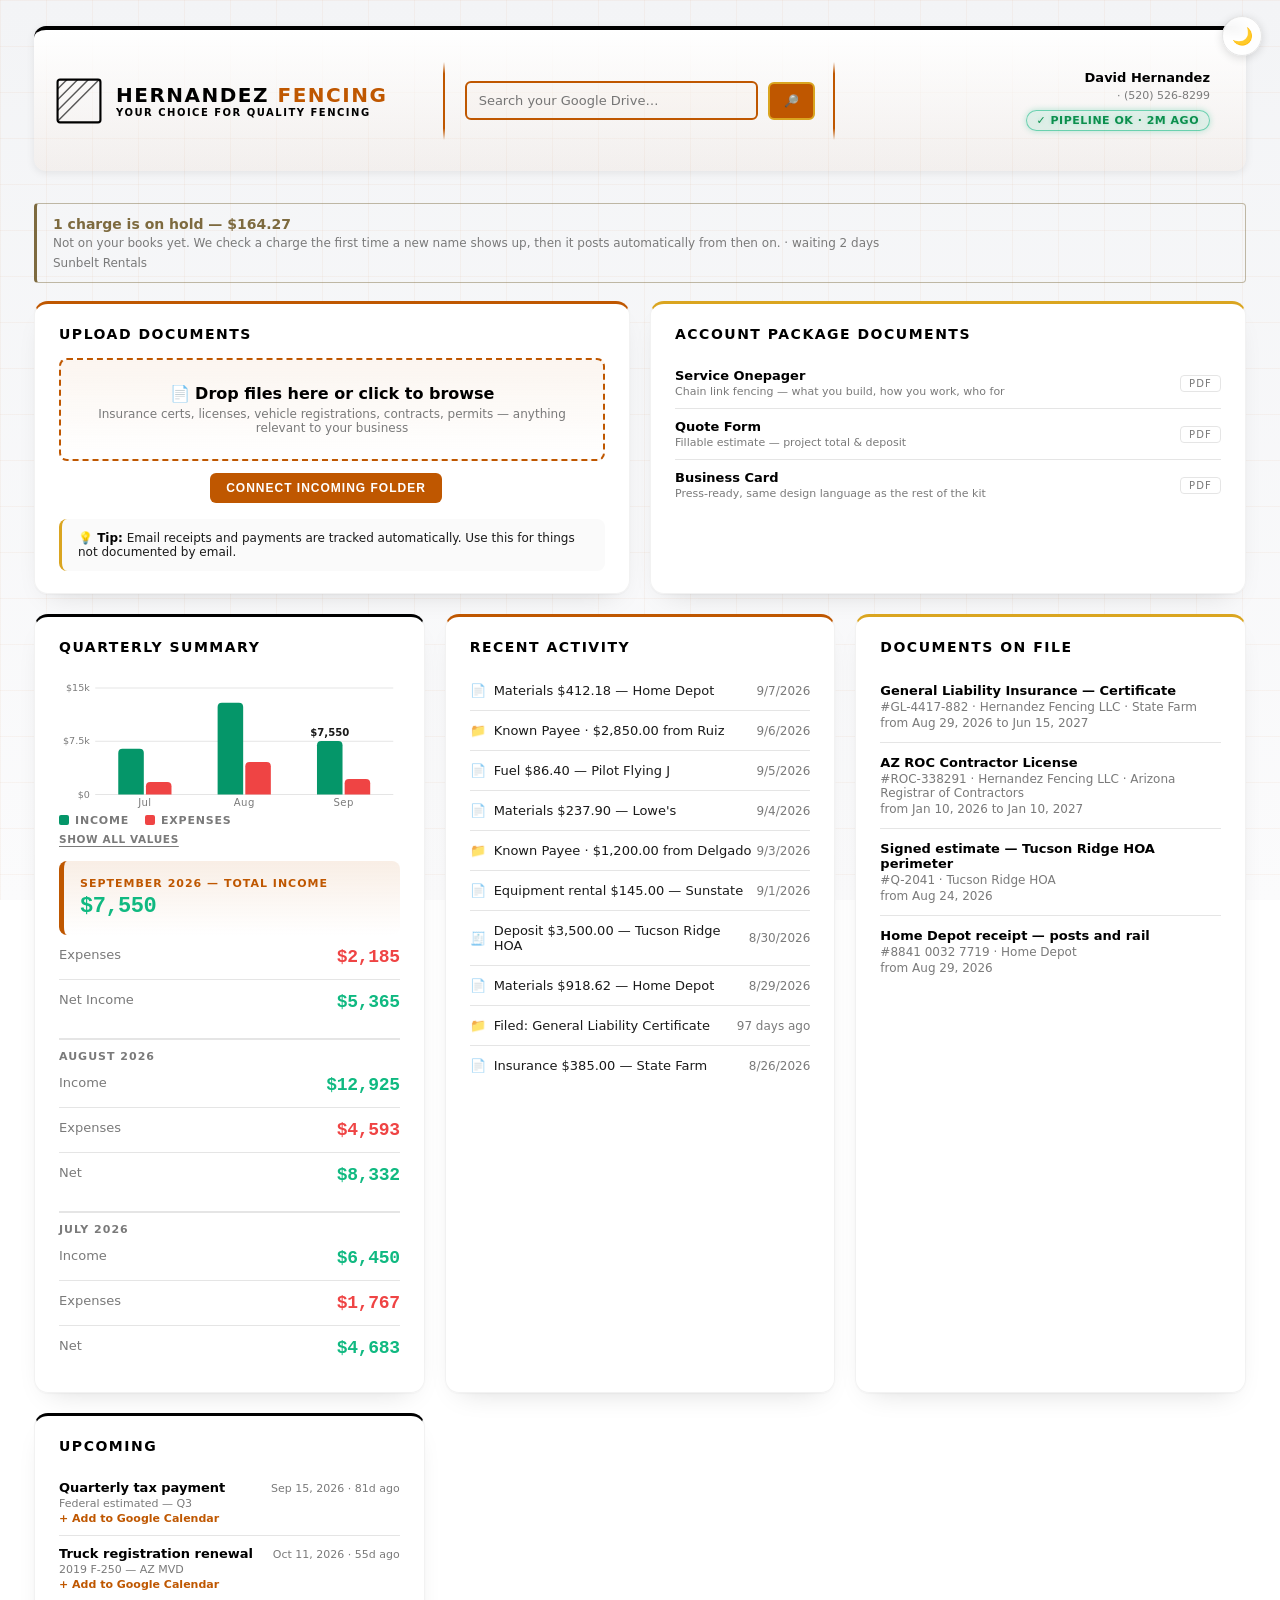
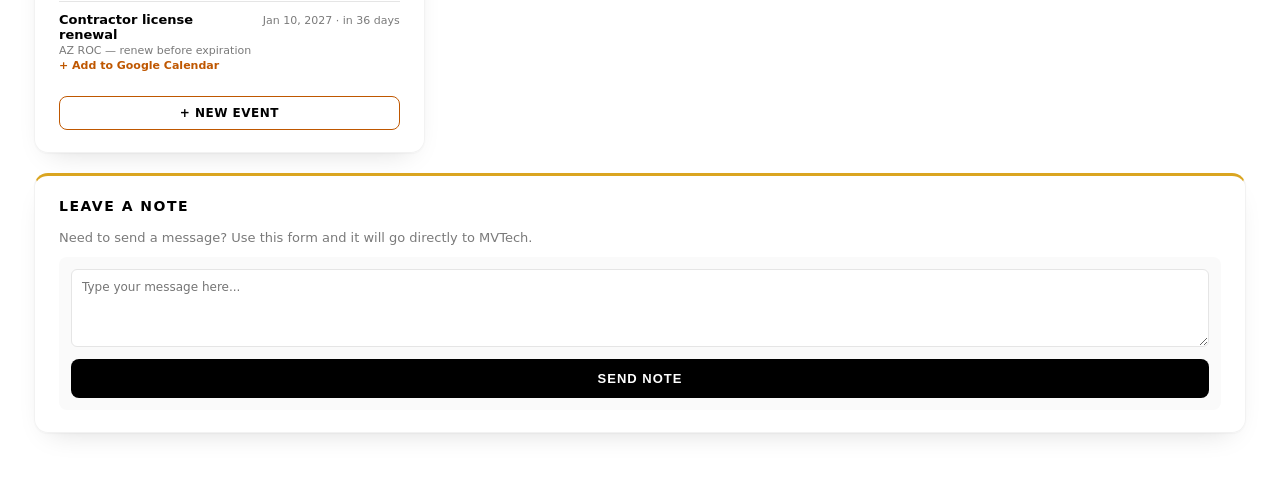
<file: demo/hernandez-fencing/index.html>
<!DOCTYPE html>
<html lang="en">
<head>
  <meta charset="UTF-8">
  <meta name="viewport" content="width=device-width, initial-scale=1.0">
  <meta name="color-scheme" content="light">
  <title>Hernandez Fencing LLC — Account Dashboard</title>
  <style>
    /* Brand system (locked 6/16/2026):
       --brand-primary  = BLACK universally — text, headings, wordmark, totals
       --brand-secondary = client's identity color (intake "primary")
       --brand-accent   = client's accent color (intake "accent")
       Boxes are either blank or low-opacity gradient — never solid color.
       Colored text only on white; on tinted bands, text goes black. */
    :root {
      --brand-primary:    #000000;                /* universal — DO NOT change per client */
      --brand-secondary:  #BF5700;  /* client identity */
      --brand-accent:     #DAA520;     /* client accent */
      --brand-text:       #1a1a1a;
      --brand-soft:       #7a7a7a;
      --bg-card:          #fafafa;
      --border-light:     #e5e5e5;
    }
    * { margin: 0; padding: 0; box-sizing: border-box; }
    body {
      font-family: 'Segoe UI', system-ui, -apple-system, sans-serif;
      background:
        linear-gradient(rgba(191, 87, 0,0.045) 1px, transparent 1px),
        linear-gradient(90deg, rgba(191, 87, 0,0.045) 1px, transparent 1px),
        linear-gradient(180deg, #f3f4f6 0%, #fbfbfc 100%);
      background-size: 46px 46px, 46px 46px, 100% 100%;
      background-attachment: fixed;
      color: var(--brand-text);
      padding: 26px 34px;
      min-height: 100vh;
    }
    .container { max-width: 1700px; margin: 0 auto; }
    .header {
      display: flex;
      justify-content: flex-start;
      align-items: center;
      margin-bottom: 32px;
      padding: 28px 20px;
      background: linear-gradient(180deg, #ffffff 0%, rgba(191, 87, 0, 0.04) 100%);
      border-radius: 12px;
      box-shadow: 0 2px 8px rgba(0, 0, 0, 0.08);
      border-top: 4px solid var(--brand-primary);
      gap: 0;
    }
    .logo-section {
      display: flex;
      align-items: center;
      gap: 12px;
      flex: 0 0 33.33%;
      padding-right: 20px;
      align-self: stretch;
      position: relative;
    }
    .logo-section::after {
      content: "";
      position: absolute;
      right: 0;
      top: 50%;
      transform: translateY(-50%);
      height: 78px;
      width: 2px;
      background: linear-gradient(180deg, transparent 0%, var(--brand-secondary) 15%, var(--brand-secondary) 85%, transparent 100%);
    }
    .header-center {
      display: flex;
      flex: 0 0 33.33%;
      align-items: center;
      justify-content: center;
      padding: 0 20px;
      align-self: stretch;
      position: relative;
    }
    .header-center::after {
      content: "";
      position: absolute;
      right: 0;
      top: 50%;
      transform: translateY(-50%);
      height: 78px;
      width: 2px;
      background: linear-gradient(180deg, transparent 0%, var(--brand-secondary) 15%, var(--brand-secondary) 85%, transparent 100%);
    }
    .header-center input {
      flex: 1;
      max-width: 350px;
      padding: 10px 12px;
      border: 2px solid var(--brand-secondary);
      border-radius: 6px;
      font-size: 13px;
      font-family: inherit;
      color: var(--brand-text);
      background: rgba(191, 87, 0, 0.02);
    }
    .header-center input:focus {
      outline: none;
      border-color: var(--brand-accent);
      background: rgba(218, 165, 32, 0.06);
    }
    .header-center button {
      margin-left: 10px;
      padding: 10px 14px;
      border: 2px solid var(--brand-accent);
      background: var(--brand-secondary);
      color: #fff;
      border-radius: 6px;
      font-weight: 700;
      font-size: 12px;
      letter-spacing: 0.5px;
      cursor: pointer;
      white-space: nowrap;
      transition: all 0.2s ease;
    }
    .header-center button:hover {
      background: var(--brand-accent);
      border-color: var(--brand-secondary);
      box-shadow: 0 4px 12px rgba(191, 87, 0, 0.2);
    }
    .company-name {
      font-size: 20px;
      font-weight: 800;
      color: var(--brand-primary);
      letter-spacing: 1.5px;
    }
    .company-name .accent { color: var(--brand-secondary); }
    /* Subtitle stays BLACK per wordmark-sub rule (locked 6/17/2026) —
       only the wordmark accent split itself may be colored. */
    .subtitle {
      font-size: 10px;
      color: var(--brand-primary);
      text-transform: uppercase;
      letter-spacing: 1.5px;
      font-weight: 600;
    }
    .header-right {
      flex: 0 0 33.34%;
      padding-left: 20px;
      padding: 12px 16px;
      display: flex;
      flex-direction: column;
      align-items: flex-end;
      justify-content: center;
      font-size: 12px;
      color: var(--brand-soft);
      gap: 4px;
    }
    .header-right b { color: var(--brand-primary); font-size: 13px; font-weight: 700; }

    /* Pipeline health pill — subtle when healthy, loud when stale */
    .pipeline-pill {
      display: inline-block;
      font-size: 11px; font-weight: 700; letter-spacing: 0.5px;
      text-transform: uppercase; padding: 3px 10px; border-radius: 12px;
      margin-top: 6px; border: 1px solid transparent;
    }
    .pipeline-pill.ok    { color: #0c8f4d; border-color: rgba(16,185,129,0.55);
                           background: rgba(16,185,129,0.10);
                           box-shadow: 0 0 6px rgba(16,185,129,0.30);
                           text-shadow: 0 0 4px rgba(16,185,129,0.22); }
    .pipeline-pill.stale { color: #a8423a; border-color: #a8423a; background: #ffffff;
                           font-size: 12px; padding: 4px 12px; animation: pulse 2s infinite; }
    @keyframes pulse {
      0%, 100% { box-shadow: 0 0 0 0 rgba(168,66,58,0.4); }
      50%      { box-shadow: 0 0 0 6px rgba(168,66,58,0.0); }
    }

    /* Held for approval — money the pipeline deliberately did NOT book. Amber, the
       same register as an .activity-held row: acknowledged, not an error, but it is
       NOT on the books and the owner has to be able to see that at a glance. */
    .held-banner {
      display: none; margin: 0 0 18px;
      border: 1px solid rgba(125,106,63,0.45); border-left: 3px solid #7d6a3f;
      border-radius: 4px; padding: 12px 16px; background: transparent;
    }
    .held-banner .held-title { font-size: 14px; font-weight: 700; color: #7d6a3f; }
    .held-banner .held-sub   { font-size: 12px; color: var(--brand-soft); margin-top: 4px; }
    .held-banner .held-who   { font-size: 12px; color: var(--brand-soft); margin-top: 6px; }
    body.theme-dark .held-banner { border-color: rgba(191,164,102,0.5);
                                   border-left-color: #bfa466; }
    body.theme-dark .held-banner .held-title { color: #bfa466; }

    /* Account-package quick links */
    .kit-list { list-style: none; margin-top: 4px; }
    .kit-list li {
      padding: 10px 0; border-bottom: 1px solid var(--border-light); font-size: 13px;
      display: flex; align-items: center; justify-content: space-between; gap: 10px;
    }
    .kit-list li:last-child { border-bottom: none; }
    .kit-list a { color: var(--brand-primary); font-weight: 700; text-decoration: none; flex: 1; }
    .kit-list a:hover { color: var(--brand-secondary); text-decoration: underline; }
    .kit-list .file-type {
      font-size: 10px; letter-spacing: 1.2px; color: var(--brand-soft); text-transform: uppercase;
      border: 1px solid var(--border-light); padding: 2px 8px; border-radius: 4px; flex-shrink: 0;
    }
    .kit-list .file-desc { display: block; font-weight: 400; font-size: 11px; color: var(--brand-soft); margin-top: 2px; }

    /* Tile layout for the account package — opt-in via "account_package_layout":"tiles".
       Auto-fills as many columns as the width allows, so 5 documents or 25 both look
       deliberate without a per-client stylesheet. */
    .kit-tiles {
      display: grid; gap: 10px; margin-top: 6px;
      grid-template-columns: repeat(auto-fill, minmax(190px, 1fr));
    }
    .kit-tile {
      display: flex; flex-direction: column; gap: 3px;
      padding: 12px 13px; border: 1px solid var(--border-light); border-radius: 8px;
      background: #ffffff; text-decoration: none; min-height: 82px;
      transition: border-color .15s ease, box-shadow .15s ease, transform .15s ease;
    }
    .kit-tile:hover {
      border-color: var(--brand-secondary);
      box-shadow: 0 3px 10px rgba(0,0,0,0.07);
      transform: translateY(-1px);
    }
    .kit-tile-type {
      align-self: flex-start; font-size: 9px; letter-spacing: 1.1px; text-transform: uppercase;
      color: var(--brand-soft); border: 1px solid var(--border-light);
      padding: 1px 6px; border-radius: 4px;
    }
    .kit-tile-label { color: var(--brand-primary); font-weight: 700; font-size: 13px; line-height: 1.25; }
    .kit-tile-desc  { color: var(--brand-soft); font-weight: 400; font-size: 11px; line-height: 1.3; }

    /* Upcoming items — date + label + days-until + optional add-to-calendar */
    .up-item { padding: 10px 0; border-bottom: 1px solid var(--border-light); font-size: 13px; }
    .up-item:last-child { border-bottom: none; }
    .up-row { display: flex; align-items: baseline; justify-content: space-between; gap: 10px; }
    .up-label { color: var(--brand-primary); font-weight: 700; }
    .up-when { font-size: 11px; color: var(--brand-soft); white-space: nowrap; }
    .up-when.soon { color: var(--brand-secondary); font-weight: 700; }
    .up-note { font-size: 11px; color: var(--brand-soft); margin-top: 2px; }
    .up-gcal { font-size: 11px; font-weight: 600; color: var(--brand-secondary); text-decoration: none; }
    .up-gcal:hover { text-decoration: underline; }
    .up-remove { font-size: 11px; color: var(--brand-soft); text-decoration: none; margin-left: 12px; }
    .up-remove:hover { color: #a8423a; text-decoration: underline; }

    /* Add Event */
    .add-event-btn {
      margin-top: 14px; width: 100%; padding: 9px; border: 1px solid var(--brand-secondary);
      background: #ffffff; color: var(--brand-primary); border-radius: 8px;
      font-size: 12px; font-weight: 700; letter-spacing: 0.5px; text-transform: uppercase; cursor: pointer;
    }
    .add-event-btn:hover { background: linear-gradient(180deg, rgba(191, 87, 0,0.08) 0%, #ffffff 100%); }
    .add-event-form { margin-top: 12px; display: flex; flex-direction: column; gap: 8px; }
    .add-event-form input {
      width: 100%; padding: 9px 10px; border: 1px solid var(--border-light);
      border-radius: 6px; font-family: inherit; font-size: 13px; color: var(--brand-text);
    }
    .add-event-actions { display: flex; gap: 8px; }
    .add-event-actions .btn { width: auto; flex: 1; padding: 9px; }
    .add-event-cancel {
      flex: none; padding: 9px 14px; border: 1px solid var(--border-light); background: #ffffff;
      color: var(--brand-soft); border-radius: 8px; font-size: 12px; font-weight: 600; cursor: pointer;
    }

    .grid { display: grid; grid-template-columns: repeat(auto-fit, minmax(330px, 1fr)); gap: 20px; margin-bottom: 20px; }
    /* Search in Drive — handoff to Google Drive's full-text + OCR search */
    .drive-search { display: flex; gap: 10px; margin-bottom: 24px; }
    .drive-search input { flex: 1; padding: 11px 14px; border: 1px solid var(--border-light);
      border-radius: 8px; font-size: 14px; font-family: inherit; color: var(--brand-text); }
    .drive-search input:focus { outline: none; border-color: var(--brand-secondary); }
    .drive-search button { padding: 11px 18px; border: 1px solid var(--brand-primary); background: #fff;
      color: var(--brand-primary); border-radius: 8px; font-weight: 700; font-size: 13px;
      letter-spacing: .5px; cursor: pointer; white-space: nowrap; }
    .drive-search button:hover { background: var(--brand-primary); color: #fff; }
    .grid-full { grid-column: 1 / -1; }

    .card {
      background: rgba(255, 255, 255, 0.92);
      backdrop-filter: blur(6px);
      -webkit-backdrop-filter: blur(6px);
      border: 1px solid rgba(0, 0, 0, 0.05);
      border-top: 3px solid var(--brand-accent);
      border-radius: 14px;
      padding: 22px 24px;
      box-shadow: 0 1px 2px rgba(0, 0, 0, 0.04), 0 12px 28px -16px rgba(0, 0, 0, 0.18);
      transition: transform 0.18s ease, box-shadow 0.18s ease;
    }
    .card:hover {
      transform: translateY(-2px);
      box-shadow: 0 1px 2px rgba(0, 0, 0, 0.05), 0 18px 38px -18px rgba(0, 0, 0, 0.24);
    }
    .card.primary { border-top-color: var(--brand-secondary); }
    .card.strong { border-top-color: var(--brand-primary); }

    .card-title {
      font-size: 14px;
      font-weight: 800;
      color: var(--brand-primary);
      margin-bottom: 16px;
      text-transform: uppercase;
      letter-spacing: 1.5px;
    }

    .stat-row {
      display: flex;
      justify-content: space-between;
      padding: 12px 0;
      border-bottom: 1px solid var(--border-light);
    }
    .stat-row:last-child { border-bottom: none; }
    .stat-label { color: var(--brand-soft); font-size: 13px; }
    .stat-value { font-size: 18px; font-weight: 700; color: var(--brand-primary);
      font-family: 'Consolas', 'SF Mono', ui-monospace, monospace;
      font-variant-numeric: tabular-nums; letter-spacing: -0.3px; }
    .stat-value.positive { color: var(--brand-secondary); }

    .month-box {
      padding: 16px;
      background: linear-gradient(180deg, rgba(191, 87, 0, 0.10) 0%, #ffffff 100%);
      color: var(--brand-text);
      border-radius: 8px;
      margin-top: 12px;
      border-left: 5px solid var(--brand-secondary);
    }
    .month-label {
      font-size: 11px;
      color: var(--brand-secondary);
      text-transform: uppercase;
      letter-spacing: 1px;
      font-weight: 600;
    }
    .month-title {
      font-size: 22px;
      font-weight: 800;
      color: var(--brand-primary);
      margin: 4px 0 0 0;
      font-family: 'Consolas', 'SF Mono', ui-monospace, monospace;
      font-variant-numeric: tabular-nums; letter-spacing: -0.5px;
    }
    .month-divider {
      margin-top: 14px;
      padding-top: 10px;
      border-top: 2px solid var(--border-light);
      font-size: 11px;
      color: var(--brand-soft);
      text-transform: uppercase;
      letter-spacing: 1px;
      font-weight: 600;
    }
    /* Money color coding: green = positive income/net, red = expenses/negative.
       !important so the coding survives theme overrides (incl. theme-dark). */
    .stat-value.pos-val, .month-title.pos-val { color: #10b981 !important; }
    .stat-value.neg-val, .month-title.neg-val { color: #ef4444 !important; }

    /* ── Cash-flow chart ──────────────────────────────────────────
       Series colors are NOT the money-text colors above. #10b981 as a
       chart mark fails contrast vs the card surface (2.47:1) and falls
       outside the dark-mode lightness band; #059669 passes every check
       in BOTH modes (deutan dE 9.6 vs #ef4444). Text keeps its own
       tokens — a mark carries identity, never the label. */
    .chart-wrap { margin: 4px 0 2px 0; }
    .chart-svg { display: block; width: 100%; height: auto; overflow: visible; }
    .chart-grid    { stroke: var(--border-light); stroke-width: 1; }
    .chart-tick    { fill: var(--brand-soft); font-size: 9px; font-variant-numeric: tabular-nums; }
    .chart-xlabel  { fill: var(--brand-soft); font-size: 9.5px; letter-spacing: .4px; }
    .chart-caplbl  { fill: var(--brand-text); font-size: 9.5px; font-weight: 700;
                     font-variant-numeric: tabular-nums; }
    .chart-bar     { transition: opacity .12s ease; }
    .chart-hit     { fill: transparent; cursor: default; }
    .chart-band.is-dim .chart-bar { opacity: .38; }
    .chart-band.is-on  .chart-bar { opacity: 1; }
    .chart-legend {
      display: flex; gap: 16px; align-items: center;
      margin: 2px 0 0 0; font-size: 11px; color: var(--brand-soft);
      text-transform: uppercase; letter-spacing: .8px; font-weight: 600;
    }
    .chart-legend span { display: inline-flex; align-items: center; gap: 6px; }
    .chart-legend i { width: 10px; height: 10px; border-radius: 2px; display: inline-block; }
    .chart-tip {
      position: fixed; z-index: 40; pointer-events: none; opacity: 0;
      transform: translate(-50%, -100%); transition: opacity .1s ease;
      background: var(--brand-primary); color: var(--bg-card);
      border-radius: 6px; padding: 7px 10px; font-size: 11px; line-height: 1.45;
      box-shadow: 0 4px 14px rgba(0,0,0,0.28); white-space: nowrap;
    }
    .chart-tip.on { opacity: 1; }
    .chart-tip b { font-size: 13px; font-variant-numeric: tabular-nums; }
    .chart-tip .tip-month {
      display: block; font-size: 9.5px; text-transform: uppercase;
      letter-spacing: .8px; opacity: .72; margin-bottom: 3px;
    }
    .chart-tip .tip-row { display: flex; align-items: center; gap: 6px; }
    .chart-tip .tip-key { width: 9px; height: 2px; border-radius: 1px; flex: none; }
    .chart-tip .tip-name { opacity: .72; }
    .chart-table-toggle {
      background: none; border: none; padding: 4px 0; margin-top: 2px;
      font: inherit; font-size: 10.5px; letter-spacing: .6px; text-transform: uppercase;
      font-weight: 600; color: var(--brand-soft); cursor: pointer;
      text-decoration: underline; text-underline-offset: 3px;
    }
    .chart-table-toggle:hover { color: var(--brand-text); }
    .chart-table { width: 100%; border-collapse: collapse; margin-top: 6px; font-size: 11px; }
    .chart-table th, .chart-table td {
      text-align: right; padding: 4px 0; border-bottom: 1px solid var(--border-light);
      font-variant-numeric: tabular-nums;
    }
    .chart-table th:first-child, .chart-table td:first-child { text-align: left; }
    .chart-table th { color: var(--brand-soft); font-weight: 600; font-size: 10px;
                      text-transform: uppercase; letter-spacing: .6px; }
    .chart-table td { color: var(--brand-text); }

    .doc-item, .activity-item {
      padding: 12px 0;
      border-bottom: 1px solid var(--border-light);
      font-size: 13px;
    }
    .doc-item:last-child, .activity-item:last-child { border-bottom: none; }
    .doc-item strong, .activity-item strong { color: var(--brand-primary); display: block; margin-bottom: 4px; }
    .doc-meta, .activity-date { color: var(--brand-soft); font-size: 12px; }
    .activity-amount { font-weight: 700; color: var(--brand-secondary); float: right; }
    .activity-item .name { color: var(--brand-text); display: flex; align-items: center; gap: 8px; }
    .activity-item .icon { color: var(--brand-secondary); }
    .activity-item .when { color: var(--brand-soft); font-size: 12px; }
    .activity-item { display: flex; justify-content: space-between; align-items: center; }
    .activity-empty { padding: 12px 0; color: var(--brand-soft); font-size: 13px; font-style: italic; }
    .activity-item.activity-failed .name { color: #a8423a; }
    .activity-item.activity-failed .icon { color: #a8423a; }
    .activity-item.activity-held .name { color: #7d6a3f; }
    .activity-item.activity-held .icon { color: #7d6a3f; }
    /* Handled: a note somebody has actually acted on. Deliberately QUIET - it is not
       an error and not a warning, it is the absence of anything left to do. The whole
       point is that an open note and a done one stop looking identical. */
    .activity-item.activity-done .name { color: #6b7280; }
    .activity-item.activity-done .icon { color: #3f7d55; }
    .activity-item.activity-done .name .done-what { color: #9aa1ab; font-size: 11px; }
    .doc-name { color: var(--brand-primary); font-weight: 700; }
    .doc-detail { color: var(--brand-soft); font-size: 12px; margin-top: 2px; }

    .drop-zone {
      display: block;
      border: 2px dashed var(--brand-secondary);
      border-radius: 8px;
      padding: 24px;
      text-align: center;
      background: linear-gradient(180deg, rgba(191, 87, 0, 0.06) 0%, #ffffff 100%);
      cursor: pointer;
      transition: all 0.2s;
    }
    .drop-zone:hover, .drop-zone.dragover {
      background: linear-gradient(180deg, rgba(191, 87, 0, 0.14) 0%, #ffffff 100%);
      border-color: var(--brand-primary);
      border-style: solid;
    }
    .drop-zone-title { font-weight: 700; color: var(--brand-primary); margin-bottom: 4px; }
    .drop-zone-subtitle { font-size: 12px; color: var(--brand-soft); }
    .drop-zone input { display: none; }

    .tip {
      margin-top: 12px;
      padding: 12px 16px;
      background: var(--bg-card);
      border-radius: 8px;
      font-size: 12px;
      color: var(--brand-text);
      border-left: 3px solid var(--brand-accent);
    }
    .tip strong { color: var(--brand-primary); }

    .note-form { margin-top: 12px; padding: 12px; background: var(--bg-card); border-radius: 8px; }
    .note-form textarea {
      width: 100%; padding: 10px; border: 1px solid var(--border-light);
      border-radius: 6px; font-family: inherit; font-size: 12px; resize: vertical; margin-bottom: 8px;
    }
    .btn {
      width: 100%; padding: 12px; border: none; border-radius: 8px;
      font-size: 13px; font-weight: 700; cursor: pointer; text-align: center;
      background: var(--brand-primary); color: white;
      text-transform: uppercase; letter-spacing: 1px;
    }
    .btn:hover { background: var(--brand-secondary); }

    @media (max-width: 768px) {
      body { padding: 12px; overflow-x: hidden; }
      .header { flex-direction: column; text-align: center; padding: 18px; }
      .header-right { margin-top: 12px; text-align: center; }
      .grid { grid-template-columns: 1fr; gap: 16px; }
      .logo-section { justify-content: center; }
      .company-name { font-size: 21px; letter-spacing: 1px; }
      /* 16px inputs stop iOS Safari from auto-zooming on focus */
      .add-event-form input { font-size: 16px; }
      .activity-item, .kit-list li, .up-row { flex-wrap: wrap; }
    }
    /* Add Event restored 6/22 (Michael prefers it) — opens the date-picker to add
       an event. NOTE: browser-local (IndexedDB) — doesn't sync to mobile/other
       devices yet. The synced (Hermes-routed) version is task #42. */

    /* ===== Theme toggle button (light/dark) ===== */
    .theme-toggle {
      position: fixed; top: 16px; right: 18px; z-index: 60;
      width: 40px; height: 40px; border-radius: 50%;
      border: 1px solid var(--border-light); background: rgba(255,255,255,0.9);
      backdrop-filter: blur(6px); -webkit-backdrop-filter: blur(6px);
      color: var(--brand-primary); font-size: 17px; line-height: 1; cursor: pointer;
      box-shadow: 0 2px 10px rgba(0,0,0,0.14);
      transition: transform .18s ease, background .18s ease;
    }
    .theme-toggle:hover { transform: translateY(-1px) scale(1.05); }

    /* ===== Dark mode — runtime toggle, scoped under body.theme-dark ===== */
    body.theme-dark {
      --brand-text: #e6e6ea;
      --brand-soft: #9a9aa3;
      --brand-primary: #f4f4f6;          /* black -> light so headings/borders read on dark */
      --border-light: #2a2a31;
      --bg-card: #1b1b20;
      color: var(--brand-text);
      background:
        linear-gradient(rgba(191, 87, 0,0.10) 1px, transparent 1px),
        linear-gradient(90deg, rgba(191, 87, 0,0.10) 1px, transparent 1px),
        linear-gradient(180deg, #0e0e12 0%, #15151a 100%);
      background-size: 46px 46px, 46px 46px, 100% 100%;
      background-attachment: fixed;
    }
    body.theme-dark .theme-toggle { background: rgba(27,27,32,0.9); }
    body.theme-dark .header {
      background: linear-gradient(180deg, #1b1b20 0%, rgba(191, 87, 0,0.12) 100%);
      box-shadow: 0 2px 12px rgba(0,0,0,0.4);
    }
    body.theme-dark .card {
      background: rgba(27,27,32,0.92);
      border-color: rgba(255,255,255,0.06);
      box-shadow: 0 1px 2px rgba(0,0,0,0.3), 0 14px 30px -16px rgba(0,0,0,0.6);
    }
    body.theme-dark .card:hover {
      box-shadow: 0 1px 2px rgba(0,0,0,0.4), 0 20px 40px -18px rgba(0,0,0,0.7);
    }
    body.theme-dark .header-center input,
    body.theme-dark .drive-search input,
    body.theme-dark .add-event-form input,
    body.theme-dark .note-form textarea {
      background: #0e0e12; color: var(--brand-text); border-color: var(--border-light);
    }
    body.theme-dark .drive-search button,
    body.theme-dark .add-event-btn {
      background: #0e0e12; color: var(--brand-secondary); border-color: var(--brand-secondary);
    }
    body.theme-dark .drive-search button:hover { background: var(--brand-secondary); color: #0e0e12; }
    body.theme-dark .btn { background: var(--brand-secondary); color: #0e0e12; }
    body.theme-dark .btn:hover { background: var(--brand-accent); }
    body.theme-dark .month-box {
      background: linear-gradient(180deg, rgba(191, 87, 0,0.18) 0%, rgba(27,27,32,0) 100%);
    }
    body.theme-dark .pipeline-pill.stale { background: #0e0e12; }
    body.theme-dark .pipeline-pill.ok {
      color: #4dff8a; border-color: #39ff14;
      background: rgba(57,255,20,0.08);
      box-shadow: 0 0 11px rgba(57,255,20,0.55), inset 0 0 6px rgba(57,255,20,0.12);
      text-shadow: 0 0 7px rgba(57,255,20,0.65);
    }
    body.theme-dark .drop-zone {
      background: linear-gradient(180deg, rgba(191, 87, 0,0.10) 0%, rgba(27,27,32,0) 100%);
    }
    body.theme-dark .tip, body.theme-dark .note-form { background: #0e0e12; }
  </style>
  
</head>
<body>

<button id="themeToggle" class="theme-toggle" type="button" aria-label="Toggle dark mode" title="Toggle dark / light mode">🌙</button>
<script>
(function(){
  var KEY = 'mvtech-theme-mvtech-demo-hernandez';
  function applyTheme(mode){
    document.body.classList.toggle('theme-dark', mode === 'dark');
    var b = document.getElementById('themeToggle');
    if (b) b.textContent = (mode === 'dark') ? '☀️' : '🌙';
  }
  applyTheme(localStorage.getItem(KEY) || 'light');
  document.addEventListener('DOMContentLoaded', function(){
    var b = document.getElementById('themeToggle');
    if (!b) return;
    b.addEventListener('click', function(){
      var next = document.body.classList.contains('theme-dark') ? 'light' : 'dark';
      localStorage.setItem(KEY, next);
      applyTheme(next);
    });
  });
})();
</script>

<div class="container">

  <div class="header">
    <div class="logo-section">
      <!-- Brand mark — block token. regenerate_client_dashboard.py substitutes
           either the client's custom SVG or the default outlined circle.
           No solid color fill (locked 6/18/2026); circle shape (locked 6/18/2026). -->
      <svg width="50" height="50" viewBox="0 0 42 42" xmlns="http://www.w3.org/2000/svg">
        <rect x="3" y="3" width="36" height="36" fill="none" stroke="#000000" stroke-width="1.8" rx="2"/>
        <line x1="3"  y1="11" x2="11" y2="3"  stroke="#000000" stroke-width="1.2" opacity="0.65"/>
        <line x1="3"  y1="20" x2="20" y2="3"  stroke="#000000" stroke-width="1.2" opacity="0.65"/>
        <line x1="3"  y1="29" x2="29" y2="3"  stroke="#000000" stroke-width="1.2" opacity="0.65"/>
        <line x1="3"  y1="38" x2="38" y2="3"  stroke="#000000" stroke-width="1.2" opacity="0.65"/>
      </svg>
      <div>
        <div class="company-name">HERNANDEZ <span class="accent">FENCING</span></div>
        <div class="subtitle">Your Choice For Quality Fencing</div>
      </div>
    </div>
    <div class="header-center">
      <input type="text" id="driveSearchInput" placeholder="Search your Google Drive…"
             onkeydown="if(event.key==='Enter'){doDriveSearch();}">
      <button type="button" onclick="doDriveSearch()">🔎</button>
    </div>
    <div class="header-right">
      <b>David Hernandez</b>
      <span style="font-size: 11px;"> · (520) 526-8299</span>
      <div id="pipelinePill" class="pipeline-pill" style="display:none; margin-top: 4px;"></div>
    </div>
  </div>

  <div id="heldBanner" class="held-banner"></div>

  <div class="grid">
    <div class="card primary">
      <div class="card-title">Upload Documents</div>
      <label class="drop-zone" id="dropzone">
        <div class="drop-zone-title" id="dropLabel">📄 Drop files here or click to browse</div>
        <div class="drop-zone-subtitle" id="dropHint">Insurance certs, licenses, vehicle registrations, contracts, permits — anything relevant to your business</div>
        <input type="file" multiple id="fileinput">
      </label>
      <div style="text-align: center; padding: 12px 0 4px; font-size: 12px; color: var(--brand-soft);">
        <button id="connectBtn" type="button" style="background: var(--brand-secondary); color: #fff; border: none; padding: 8px 16px; border-radius: 6px; font-size: 12px; font-weight: 700; letter-spacing: 1px; text-transform: uppercase; cursor: pointer;">Connect Incoming Folder</button>
        <span id="connectStatus" style="margin-left: 12px;"></span>
      </div>
      <div class="tip">
        <strong>💡 Tip:</strong> Email receipts and payments are tracked automatically. Use this for things not documented by email.
      </div>
    </div>
    <div class="card">
      <div class="card-title">Account Package Documents</div>
      <ul class="kit-list">
        <li>
          <div>
            <a href="#" target="_blank">Service Onepager</a>
            <span class="file-desc">Chain link fencing — what you build, how you work, who for</span>
          </div>
          <span class="file-type">PDF</span>
        </li>
        <li>
          <div>
            <a href="#" target="_blank">Quote Form</a>
            <span class="file-desc">Fillable estimate — project total &amp; deposit</span>
          </div>
          <span class="file-type">PDF</span>
        </li>
        <li>
          <div>
            <a href="#" target="_blank">Business Card</a>
            <span class="file-desc">Press-ready, same design language as the rest of the kit</span>
          </div>
          <span class="file-type">PDF</span>
        </li>
      </ul>
    </div>
  </div>

  <div class="grid">
    <div class="card strong">
      <div class="card-title" id="monthTitle">Quarterly Summary</div>
      <div id="monthChart" class="chart-wrap"></div>
      <div id="monthRoll"></div>
    </div>

    <div class="card primary">
      <div class="card-title">Recent Activity</div>
      <div id="activity">
        <div class="activity-empty">No activity yet. Payments received and receipts emailed in will appear here automatically.</div>
      </div>
    </div>

    <div class="card">
      <div class="card-title">Documents on File</div>
      <div id="documents">
        <div class="activity-empty">No documents yet. Drop your insurance certificate, vehicle registration, and business license into the upload zone above to get them organized.</div>
      </div>
    </div>

    <div class="card strong">
      <div class="card-title">Upcoming</div>
      <div id="upcoming">
        <div class="activity-empty">Nothing upcoming. Renewals and scheduled items appear here — or add your own with “+ Add Event.”</div>
      </div>
      <!-- New Event → opens the real Google Calendar new-event editor, FORCED to the
           account MVTech reads (owner_email, via ?authuser=). This keeps the WRITE path
           (adding events) on the SAME account as the READ path (build_upcoming's calendar
           token) — otherwise events land on whatever account Chrome defaults to and never
           show in Upcoming. Events land on the LIVE calendar = sync everywhere. -->
      <a class="add-event-btn" href="https://calendar.google.com/calendar/r/eventedit?authuser="
         target="_blank" rel="noopener"
         style="display:block;text-align:center;text-decoration:none;">+ New Event</a>
    </div>
  </div>

  <div class="grid grid-full">
    <div class="card">
      <div class="card-title">Leave a Note</div>
      <p style="font-size: 13px; color: var(--brand-soft); margin-bottom: 12px;">
        Need to send a message? Use this form and it will go directly to MVTech.
      </p>
      <div class="note-form">
        <textarea placeholder="Type your message here..." rows="4"></textarea>
        <button class="btn">Send Note</button>
      </div>
    </div>
  </div>

</div>

<script>
window.MVTECH_ACTIVITY = [];
window.MVTECH_MONTH    = { month: "", income: 0, expenses: 0, net: 0 };
window.MVTECH_MONTHS   = null;  // rolling 3-month feed (month_summary.js overwrites)
window.MVTECH_DOCUMENTS = [];
window.MVTECH_UPCOMING = [];
window.MVTECH_LOCAL_EVENTS = [];   // client-added (Add Event), browser-local
window.HERMES_PIPELINE_STATUS = null;

// ── Render: Upcoming (auto renewals + scheduled items + client-added) ────────
function renderUpcoming() {
  const feed  = window.MVTECH_UPCOMING || [];
  const local = (window.MVTECH_LOCAL_EVENTS || []).map(e => ({ ...e, _local: true }));
  const list  = feed.concat(local);
  const el = document.getElementById('upcoming');
  if (!el) return;
  if (!list.length) {
    el.innerHTML = '<div class="activity-empty">Nothing upcoming. Renewals and scheduled items appear here — or add your own with “+ Add Event.”</div>';
    return;
  }
  const today = new Date(); today.setHours(0, 0, 0, 0);
  const items = list.filter(i => i.date).sort((a, b) => a.date.localeCompare(b.date)).slice(0, 10);
  el.innerHTML = '';
  for (const it of items) {
    const d = new Date(it.date + 'T00:00:00');
    const days = Math.round((d - today) / 86400000);
    const rel = days < 0 ? `${-days}d ago` : days === 0 ? 'today' : days === 1 ? 'tomorrow' : `in ${days} days`;
    const soon = days >= 0 && days <= 14;
    const dstr = d.toLocaleDateString('en-US', { month: 'short', day: 'numeric', year: 'numeric' });
    const gd = it.date.replace(/-/g, '');
    const end = new Date(d.getTime() + 86400000);
    const ge = `${end.getFullYear()}${String(end.getMonth()+1).padStart(2,'0')}${String(end.getDate()).padStart(2,'0')}`;
    // authuser pins the link to the account MVTech reads (owner_email) so the
    // event lands on the SAME calendar the dashboard pulls from — not whatever
    // account Chrome happens to default to.
    const gcal = `https://calendar.google.com/calendar/render?action=TEMPLATE&authuser=&text=${encodeURIComponent(it.label)}&dates=${gd}/${ge}&details=${encodeURIComponent(it.note||'')}`;
    // Calendar-sourced events are already ON Google Calendar — link to view them,
    // not "+ Add" (which would duplicate the event). Other items keep the add link.
    const isCal = it.type === 'calendar';
    const calLink = isCal
      ? (it.url ? `<a class="up-gcal" href="${it.url}" target="_blank">📅 View in Google Calendar</a>`
                : `<span class="up-gcal" style="cursor:default">📅 On your Google Calendar</span>`)
      : `<a class="up-gcal" href="${gcal}" target="_blank">+ Add to Google Calendar</a>`;
    const row = document.createElement('div');
    row.className = 'up-item';
    row.innerHTML =
      `<div class="up-row"><span class="up-label">${it.label}</span>` +
      `<span class="up-when${soon ? ' soon' : ''}">${dstr} · ${rel}</span></div>` +
      (it.note ? `<div class="up-note">${it.note}</div>` : '') +
      calLink +
      (it._local ? `<a class="up-remove" href="#" data-id="${it.id}">remove</a>` : '');
    el.appendChild(row);
  }
  // wire remove links for client-added events
  el.querySelectorAll('.up-remove').forEach(a => a.addEventListener('click', async (ev) => {
    ev.preventDefault();
    await idbDeleteEvent(a.getAttribute('data-id'));
    await loadLocalEvents();
  }));
}

// ── Pipeline health pill ─────────────────────────────────────
function renderPipelineStatus() {
  const s = window.HERMES_PIPELINE_STATUS;
  renderHeld();   // same feed carries the held-for-approval queue
  const pill = document.getElementById('pipelinePill');
  if (!pill) return;
  if (!s) { pill.style.display = 'none'; return; }
  pill.style.display = 'inline-block';
  if (s.status === 'ok') {
    pill.className = 'pipeline-pill ok';
    pill.title = `Last successful run: ${s.minutes_ago ?? '?'} min ago`;
    pill.textContent = `✓ Pipeline OK · ${s.minutes_ago ?? '?'}m ago`;
  } else {
    pill.className = 'pipeline-pill stale';
    pill.title = s.reason || 'Pipeline is stale';
    pill.textContent = `⚠ Pipeline STALE · ${s.minutes_ago != null ? s.minutes_ago + 'm' : 'never'}`;
  }
}

// ── Held for approval ────────────────────────────────────────
// A charge from a vendor we don't recognise yet is held and NOT written to the books.
// Before 9/1/2026 that surfaced in one activity row that scrolls off at 20 items, so a
// held charge was a silent shortfall — the owner's books were quietly light and nothing
// said so. This banner is the standing signal, and it clears itself the moment the
// queue empties.
function renderHeld() {
  const el = document.getElementById('heldBanner');
  if (!el) return;
  const h = (window.HERMES_PIPELINE_STATUS || {}).pending;
  if (!h) { el.style.display = 'none'; return; }

  // "Couldn't read it" must never render as "nothing is waiting" — that equivalence is
  // the whole bug this banner exists to close.
  if (h.error || h.count === null || h.count === undefined) {
    el.style.display = 'block';
    el.innerHTML = '<div class="held-title">Something here needs a look</div>'
      + '<div class="held-sub">We can\'t confirm whether anything is waiting. '
      + 'We\'re on it — no action needed from you.</div>';
    return;
  }
  if (!h.count) { el.style.display = 'none'; return; }

  const money = '$' + Number(h.total || 0).toLocaleString('en-US',
                  { minimumFractionDigits: 2, maximumFractionDigits: 2 });
  const noun  = h.count === 1 ? 'charge is' : 'charges are';
  const who   = (h.vendors || []).slice(0, 3).join(', ')
              + ((h.vendors || []).length > 3 ? ', and others' : '');
  const age   = h.oldest_days ? ` &middot; waiting ${h.oldest_days} day${h.oldest_days === 1 ? '' : 's'}` : '';
  el.style.display = 'block';
  el.innerHTML =
      `<div class="held-title">${h.count} ${noun} on hold &mdash; ${money}</div>`
    + `<div class="held-sub">Not on your books yet. We check a charge the first time a `
    + `new name shows up, then it posts automatically from then on.${age}</div>`
    + (who ? `<div class="held-who">${who}</div>` : '');
}

// ── Render: live data feeds ──────────────────────────────────
function renderActivity() {
  const list = window.MVTECH_ACTIVITY || [];
  const el = document.getElementById('activity');
  if (!list.length) {
    el.innerHTML = '<div class="activity-empty">No activity yet. Payments received and receipts emailed in will appear here automatically.</div>';
    return;
  }
  el.innerHTML = '';
  for (const e of list) {
    // Money entries show the date they BELONG to, not when we logged them — a 7/31
    // invoice entered on 8/1 read as an August expense. Documents have no transaction
    // date, so they keep the relative "2 hr ago". Hover gives the logged-at stamp.
    const when = e.date ? mdyShort(e.date) : timeAgo(e.ts);
    const row = document.createElement('div');
    row.className = 'activity-item';
    // success === false means the pipeline acknowledged the item but did NOT complete
    // it — a receipt filed with no index entry, an invoice that booked nothing. Until
    // 8/1/2026 this rendered identically to a success, so a failure looked like it had
    // worked. Only an explicit false counts; older entries have no flag.
    // Three outcomes, not two (8/4/2026). The pipeline reports booked / not_logged /
    // pending, but this rendered only green-or-red — so a closed-month refusal, which is
    // the guard working exactly as designed, showed up in failure red and read as a
    // broken pipeline. A HELD item is informational: acknowledged, deliberately not
    // booked, reason on the row. Red is reserved for things that actually went wrong.
    const held   = e.status === 'not_logged' || e.status === 'pending' || e.status === 'filed_stale';
    // A note that has been acted on. Without this an open note and a finished one look
    // identical, so the same message gets handled twice - and with an at-least-once
    // queue behind it, that is how one note becomes two bookings.
    const done   = e.kind === 'message' && e.status === 'handled';
    const failed = e.success === false && !held && !done;
    const icon = failed ? '⚠️' : done ? '✓' : held ? 'ⓘ'
               : e.kind === 'check' ? '🧾' : e.kind === 'expense' ? '📄'
               : e.kind === 'message' ? '✉️' : '📁';
    if (failed) row.classList.add('activity-failed');
    if (held)   row.classList.add('activity-held');
    if (done)   row.classList.add('activity-done');
    const doneWhat = done && e.handled_action
      ? ` <span class="done-what">— ${esc(e.handled_action)}</span>` : '';
    const doneTip = done && e.handled_at ? ` · handled ${timeAgo(e.handled_at)}` : '';
    row.innerHTML = `<span class="name"><span class="icon">${icon}</span>${e.summary}${doneWhat}</span><span class="when" title="Logged ${timeAgo(e.ts)}${doneTip}">${when}</span>`;
    el.appendChild(row);
  }
}
// Escape before interpolating operator-supplied text into innerHTML. The feed's
// other fields are pipeline-generated; handled_action is typed by a human, so it
// gets escaped rather than trusted.
function esc(s) {
  return String(s == null ? '' : s)
    .replace(/&/g, '&amp;').replace(/</g, '&lt;').replace(/>/g, '&gt;')
    .replace(/"/g, '&quot;');
}
// M/D/YYYY, no leading zeros — the house date format for anything visible.
function mdyShort(s) {
  if (!s) return '';
  const d = new Date(String(s).slice(0, 10) + 'T00:00:00');
  return isNaN(d) ? '' : `${d.getMonth() + 1}/${d.getDate()}/${d.getFullYear()}`;
}
function timeAgo(iso) {
  if (!iso) return '';
  const t = new Date(iso).getTime();
  const s = Math.floor((Date.now() - t) / 1000);
  if (s < 60)  return 'just now';
  if (s < 3600) return Math.floor(s/60) + ' min ago';
  if (s < 86400) return Math.floor(s/3600) + ' hr ago';
  const d = Math.floor(s/86400);
  return d === 1 ? 'yesterday' : d + ' days ago';
}
// ── Cash-flow chart ────────────────────────────────────────────
// Inline SVG built at render time. NEVER canvas: an SVG chart scales with
// the card, survives print/PDF, and its bars are real DOM nodes we can
// hover and focus. Income and Expenses only — `net` is DERIVED from the
// two, so plotting it as a third bar would double-count the same dollars.
// Net stays a number in the rows below.
const CHART_INCOME  = '#059669';
const CHART_EXPENSE = '#ef4444';
const SVGNS = 'http://www.w3.org/2000/svg';

function svgEl(name, attrs) {
  const n = document.createElementNS(SVGNS, name);
  for (const k in attrs) n.setAttribute(k, attrs[k]);
  return n;
}
// Bar with a 4px rounded data-end and a square foot on the baseline.
function barPath(x, y, w, h, r) {
  const rr = Math.max(0, Math.min(r, h, w / 2));
  const b = y + h;
  return `M${x},${b} L${x},${y + rr} Q${x},${y} ${x + rr},${y}` +
         ` L${x + w - rr},${y} Q${x + w},${y} ${x + w},${y + rr} L${x + w},${b} Z`;
}
// Fine step ladder on purpose: a coarse one (1/2/5/10) rounded a $5,940 peak up
// to a $10k axis and left the tallest bar at 59% of the plot, so a good month
// looked like a slow one.
function niceCeil(v) {
  if (v <= 0) return 0;
  const mag = Math.pow(10, Math.floor(Math.log10(v)));
  for (const s of [1, 1.5, 2, 2.5, 3, 4, 5, 6, 8, 10]) if (v <= s * mag) return s * mag;
  return 10 * mag;
}
function fmtAxis(v) {
  if (v >= 1000) {
    const k = v / 1000;
    return '$' + (k % 1 === 0 ? k : k.toFixed(1)) + 'k';
  }
  return '$' + Math.round(v);
}

function renderMonthChart(monthsNewestFirst) {
  const host = document.getElementById('monthChart');
  if (!host) return;
  host.innerHTML = '';

  // Oldest -> newest for the x-axis, then drop leading months that predate
  // the client's first activity. A brand-new client would otherwise open to a
  // row of empty slots that reads as a broken chart rather than a new account.
  let data = monthsNewestFirst.slice().reverse();
  while (data.length && !data[0].income && !data[0].expenses) data.shift();
  const peak = data.reduce((a, m) => Math.max(a, m.income || 0, m.expenses || 0), 0);
  if (data.length < 2 || peak <= 0) return;   // one month is a number, not a chart

  const W = 320, H = 132, padL = 34, padR = 6, padT = 16, padB = 16;
  const x0 = padL, x1 = W - padR, y0 = padT, y1 = H - padB;
  const top = niceCeil(peak);
  const yOf = v => y1 - (v / top) * (y1 - y0);

  const svg = svgEl('svg', {
    'class': 'chart-svg', viewBox: `0 0 ${W} ${H}`,
    preserveAspectRatio: 'xMidYMid meet', role: 'img',
    'aria-label': `Income and expenses, last ${data.length} months`
  });

  // Gridlines + ticks (recessive, hairline, solid).
  [0, 0.5, 1].forEach(f => {
    const y = yOf(top * f);
    svg.appendChild(svgEl('line', { 'class': 'chart-grid', x1: x0, x2: x1, y1: y, y2: y }));
    const t = svgEl('text', { 'class': 'chart-tick', x: x0 - 5, y: y + 3, 'text-anchor': 'end' });
    t.textContent = fmtAxis(top * f);
    svg.appendChild(t);
  });

  const bandW = (x1 - x0) / data.length;
  const barW  = Math.min(24, Math.max(5, (bandW - 12) / 2 - 1));
  const bands = [];

  data.forEach((m, i) => {
    const cx = x0 + bandW * i + bandW / 2;
    const g  = svgEl('g', { 'class': 'chart-band' });
    // 2px of surface between the pair — the gap separates them, never a stroke.
    const pairs = [
      { v: Math.max(0, m.income   || 0), c: CHART_INCOME,  x: cx - barW - 1 },
      { v: Math.max(0, m.expenses || 0), c: CHART_EXPENSE, x: cx + 1 }
    ];
    pairs.forEach(p => {
      if (p.v <= 0) return;                       // no zero-height stub
      const y = yOf(p.v), h = Math.max(2, y1 - y);
      g.appendChild(svgEl('path', {
        'class': 'chart-bar', d: barPath(p.x, y1 - h, barW, h, 4), fill: p.c
      }));
    });

    const xl = svgEl('text', {
      'class': 'chart-xlabel', x: cx, y: y1 + 11, 'text-anchor': 'middle'
    });
    xl.textContent = (m.month || '').split(' ')[0].slice(0, 3);
    g.appendChild(xl);

    // Direct-label the newest month's income only. A number over every bar is
    // noise; the rows below, the tooltip and the table carry the rest.
    if (i === data.length - 1 && (m.income || 0) > 0) {
      const lx = Math.min(Math.max(pairs[0].x + barW / 2, x0 + 14), x1 - 14);
      const cap = svgEl('text', {
        'class': 'chart-caplbl', x: lx, y: yOf(m.income) - 5, 'text-anchor': 'middle'
      });
      cap.textContent = '$' + Math.round(m.income).toLocaleString();
      g.appendChild(cap);
    }

    // Hit target is the whole band — always far wider than the marks.
    const hit = svgEl('rect', {
      'class': 'chart-hit', x: x0 + bandW * i, y: y0 - padT,
      width: bandW, height: H, tabindex: '0', role: 'button',
      'aria-label': `${m.month}: income $${Math.round(m.income || 0)}, ` +
                    `expenses $${Math.round(m.expenses || 0)}`
    });
    g.appendChild(hit);
    bands.push({ g, hit, m });
    svg.appendChild(g);
  });

  host.appendChild(svg);

  const legend = document.createElement('div');
  legend.className = 'chart-legend';
  [['Income', CHART_INCOME], ['Expenses', CHART_EXPENSE]].forEach(([name, c]) => {
    const s = document.createElement('span');
    const i = document.createElement('i');
    i.style.background = c;
    s.appendChild(i);
    s.appendChild(document.createTextNode(name));
    legend.appendChild(s);
  });
  host.appendChild(legend);

  // ── Hover / focus tooltip ──
  let tip = document.getElementById('chartTip');
  if (!tip) {
    tip = document.createElement('div');
    tip.id = 'chartTip';
    tip.className = 'chart-tip';
    document.body.appendChild(tip);
  }
  // Sign outside the symbol: "-$532", never "$-532".
  const money = v => (v < 0 ? '-' : '') + '$' + Math.round(Math.abs(v || 0)).toLocaleString();
  function showTip(m, el) {
    tip.innerHTML = '';
    const head = document.createElement('span');
    head.className = 'tip-month';
    head.textContent = m.month;                 // feed text — never innerHTML
    tip.appendChild(head);
    [['Income', m.income, CHART_INCOME], ['Expenses', m.expenses, CHART_EXPENSE],
     ['Net', m.net, null]].forEach(([name, v, c]) => {
      const row = document.createElement('div');
      row.className = 'tip-row';
      const key = document.createElement('span');
      key.className = 'tip-key';
      key.style.background = c || 'transparent';
      const val = document.createElement('b');
      val.textContent = money(v);               // value leads
      const nm = document.createElement('span');
      nm.className = 'tip-name';
      nm.textContent = name;
      row.append(key, val, nm);
      tip.appendChild(row);
    });
    const r = el.getBoundingClientRect();
    tip.style.left = (r.left + r.width / 2) + 'px';
    tip.style.top  = (r.top + 10) + 'px';
    tip.classList.add('on');
  }
  function hideTip() {
    tip.classList.remove('on');
    bands.forEach(b => b.g.classList.remove('is-dim', 'is-on'));
  }
  bands.forEach(b => {
    const on = () => {
      bands.forEach(o => o.g.classList.add('is-dim'));
      b.g.classList.remove('is-dim');
      b.g.classList.add('is-on');
      showTip(b.m, b.hit);
    };
    b.hit.addEventListener('pointerenter', on);
    b.hit.addEventListener('focus', on);
    b.hit.addEventListener('pointerleave', hideTip);
    b.hit.addEventListener('blur', hideTip);
  });
  host.addEventListener('pointerleave', hideTip);

  // ── Table view — every plotted value reachable without hovering ──
  const btn = document.createElement('button');
  btn.className = 'chart-table-toggle';
  btn.type = 'button';
  btn.textContent = 'Show all values';
  btn.setAttribute('aria-expanded', 'false');
  const tbl = document.createElement('table');
  tbl.className = 'chart-table';
  tbl.hidden = true;
  const thead = document.createElement('tr');
  ['Month', 'Income', 'Expenses', 'Net'].forEach(h => {
    const th = document.createElement('th');
    th.textContent = h;
    thead.appendChild(th);
  });
  tbl.appendChild(thead);
  data.slice().reverse().forEach(m => {
    const tr = document.createElement('tr');
    [m.month, money(m.income), money(m.expenses), money(m.net)].forEach(v => {
      const td = document.createElement('td');
      td.textContent = v;
      tr.appendChild(td);
    });
    tbl.appendChild(tr);
  });
  btn.addEventListener('click', () => {
    tbl.hidden = !tbl.hidden;
    btn.textContent = tbl.hidden ? 'Show all values' : 'Hide values';
    btn.setAttribute('aria-expanded', String(!tbl.hidden));
  });
  host.appendChild(btn);
  host.appendChild(tbl);
}

function renderMonth() {
  // Rolling summary: window.MVTECH_MONTHS (newest first), falling back
  // to the legacy single-month MVTECH_MONTH object if the feed predates it.
  const months = window.MVTECH_MONTHS || (window.MVTECH_MONTH && window.MVTECH_MONTH.month ? [window.MVTECH_MONTH] : []);
  const el = document.getElementById('monthRoll');
  if (!el || !months.length) return;
  const fmt = v => (v < 0 ? '-' : '') + '$' + Math.round(Math.abs(v)).toLocaleString();
  try { renderMonthChart(months); } catch (e) { console.warn('chart skipped:', e); }
  const titleEl = document.getElementById('monthTitle');
  if (titleEl) titleEl.textContent = months.length > 3 ? 'Cash Flow' : 'Quarterly Summary';
  // Color rules: income green (red only if negative); expenses always red;
  // net (cash flow) green, red when negative. Zeros wear the scheme too.
  el.innerHTML = '';
  months.slice(0, 3).forEach((m, i) => {
    const incCls = m.income < 0 ? 'neg-val' : 'pos-val';
    const netCls = m.net < 0 ? 'neg-val' : 'pos-val';
    const expCls = 'neg-val';
    const block = document.createElement('div');
    if (i === 0) {
      block.innerHTML =
        `<div class="month-box">` +
        `<div class="month-label">${m.month} — Total Income</div>` +
        `<div class="month-title ${incCls}">${fmt(m.income)}</div>` +
        `</div>` +
        `<div class="stat-row"><span class="stat-label">Expenses</span><span class="stat-value ${expCls}">${fmt(m.expenses)}</span></div>` +
        `<div class="stat-row"><span class="stat-label">Net Income</span><span class="stat-value ${netCls}">${fmt(m.net)}</span></div>`;
    } else {
      block.innerHTML =
        `<div class="month-divider">${m.month}</div>` +
        `<div class="stat-row"><span class="stat-label">Income</span><span class="stat-value ${incCls}">${fmt(m.income)}</span></div>` +
        `<div class="stat-row"><span class="stat-label">Expenses</span><span class="stat-value ${expCls}">${fmt(m.expenses)}</span></div>` +
        `<div class="stat-row"><span class="stat-label">Net</span><span class="stat-value ${netCls}">${fmt(m.net)}</span></div>`;
    }
    el.appendChild(block);
  });
}
function renderDocuments() {
  const list = window.MVTECH_DOCUMENTS || [];
  const el = document.getElementById('documents');
  if (!list.length) {
    el.innerHTML = '<div class="activity-empty">No documents yet. Drop your insurance certificate, vehicle registration, and business license into the upload zone above to get them organized.</div>';
    return;
  }
  const fmt = d => d ? new Date(d).toLocaleDateString('en-US', {month:'short', day:'numeric', year:'numeric'}) : null;
  el.innerHTML = '';
  for (const d of list.slice(0, 5)) {
    const idParts = [];
    if (d.doc_number) idParts.push(`#${d.doc_number}`);
    if (d.plate)      idParts.push(`Plate ${d.plate}`);
    if (d.subject)    idParts.push(d.subject);
    if (d.issuer)     idParts.push(d.issuer);
    const dateParts = [];
    if (d.effective)  dateParts.push(`from ${fmt(d.effective)}`);
    if (d.expiration) dateParts.push(`to ${fmt(d.expiration)}`);
    const row = document.createElement('div');
    row.className = 'doc-item';
    row.innerHTML = `
      <div class="doc-name">${d.name}</div>
      ${idParts.length  ? `<div class="doc-detail">${idParts.join(' · ')}</div>` : ''}
      ${dateParts.length ? `<div class="doc-detail">${dateParts.join(' ')}</div>` : ''}
    `;
    el.appendChild(row);
  }
}
renderMonth();
renderActivity();
renderDocuments();
renderPipelineStatus();
renderUpcoming();

function refreshAllData() {
  const sources = [
    ['recent_activity.js', renderActivity],
    ['documents.js',       renderDocuments],
    ['month_summary.js',   renderMonth],
    ['pipeline_status.js', renderPipelineStatus],
    ['upcoming.js',        renderUpcoming],
  ];
  for (const [src, render] of sources) {
    const s = document.createElement('script');
    s.src = src + '?t=' + Date.now();
    s.onload  = () => { try { render(); } catch(e) {} s.remove(); };
    s.onerror = () => s.remove();
    document.head.appendChild(s);
  }
}
// Auto-refresh every 5s so the dashboard is never stale and NEVER needs a manual
// refresh. Local .js reads are cheap — no network or API cost.
setInterval(refreshAllData, 5000);
refreshAllData();
// Refresh instantly when the tab regains focus / becomes visible, so returning to
// the dashboard always shows current data without waiting for the next tick.
document.addEventListener('visibilitychange', () => { if (!document.hidden) refreshAllData(); });
window.addEventListener('focus', refreshAllData);

let fastPollTimer = null;
function startFastPoll() {
  if (fastPollTimer) clearInterval(fastPollTimer);
  let ticks = 0;
  fastPollTimer = setInterval(() => {
    refreshAllData();
    ticks++;
    if (ticks >= 10) { clearInterval(fastPollTimer); fastPollTimer = null; }
  }, 3000);
}

// ── Folder connect (IndexedDB-persisted handle) ──────────────
const dropzone = document.getElementById('dropzone');
const fileinput = document.getElementById('fileinput');
const activity = document.getElementById('activity');
const connectBtn = document.getElementById('connectBtn');
const connectStatus = document.getElementById('connectStatus');

const DB_NAME = 'mvtech-demo-hernandez';
const STORE   = 'handles';
const EVENTS_STORE = 'events';   // client-added personal events (Add Event)
function openDB() {
  return new Promise((resolve, reject) => {
    const req = indexedDB.open(DB_NAME, 2);   // v2 adds the events store
    req.onupgradeneeded = (e) => {
      const db = req.result;
      if (!db.objectStoreNames.contains(STORE)) db.createObjectStore(STORE);
      if (!db.objectStoreNames.contains(EVENTS_STORE)) db.createObjectStore(EVENTS_STORE, { keyPath: 'id' });
    };
    req.onsuccess = () => resolve(req.result);
    req.onerror   = () => reject(req.error);
  });
}
// ── Client events (browser-local, this dashboard) ──
async function idbAddEvent(evt) {
  const db = await openDB();
  return new Promise(res => {
    const tx = db.transaction(EVENTS_STORE, 'readwrite');
    tx.objectStore(EVENTS_STORE).put(evt);
    tx.oncomplete = () => res();
  });
}
async function idbDeleteEvent(id) {
  const db = await openDB();
  return new Promise(res => {
    const tx = db.transaction(EVENTS_STORE, 'readwrite');
    tx.objectStore(EVENTS_STORE).delete(id);
    tx.oncomplete = () => res();
  });
}
async function idbGetEvents() {
  const db = await openDB();
  return new Promise(res => {
    const tx = db.transaction(EVENTS_STORE, 'readonly');
    const r = tx.objectStore(EVENTS_STORE).getAll();
    r.onsuccess = () => res(r.result || []);
    r.onerror   = () => res([]);
  });
}
async function loadLocalEvents() {
  try { window.MVTECH_LOCAL_EVENTS = await idbGetEvents(); } catch (e) { window.MVTECH_LOCAL_EVENTS = []; }
  renderUpcoming();
}
async function idbGet(key) {
  const db = await openDB();
  return new Promise(res => {
    const tx = db.transaction(STORE, 'readonly');
    const r  = tx.objectStore(STORE).get(key);
    r.onsuccess = () => res(r.result);
    r.onerror   = () => res(null);
  });
}
async function idbSet(key, value) {
  const db = await openDB();
  return new Promise(res => {
    const tx = db.transaction(STORE, 'readwrite');
    tx.objectStore(STORE).put(value, key);
    tx.oncomplete = () => res();
  });
}

let incomingHandle = null;

function markConnected() {
  connectBtn.textContent = '✓ Folder Connected';
  connectBtn.style.background = 'var(--brand-primary)';
  connectStatus.textContent = 'Drops save directly to Incoming folder';
}

async function tryRestoreHandle() {
  if (!('showDirectoryPicker' in window)) {
    connectStatus.textContent = '— browser does not support folder uploads (use Chrome or Edge)';
    connectBtn.disabled = true;
    connectBtn.style.opacity = 0.5;
    return;
  }
  const h = await idbGet('incoming_v2');
  if (!h) return;
  const perm = await h.queryPermission({ mode: 'readwrite' });
  if (perm === 'granted') {
    // "granted" alone can LIE: a handle keeps its permission even if its folder was
    // moved or deleted (e.g. a My-Drive→Shared-Drive migration), showing "Connected"
    // while drops silently write nowhere. Probe the folder is actually reachable —
    // reading one entry throws if it's gone — so "Connected" only shows when true.
    try {
      // eslint-disable-next-line no-unused-vars
      for await (const _ of h.keys()) break;   // folder alive (empty is fine)
      incomingHandle = h;
      markConnected();
    } catch (e) {
      // Stale handle — force a fresh pick, not a re-grant on the dead one.
      connectBtn.textContent = '↺ Reconnect Incoming Folder';
      connectBtn.style.background = 'var(--brand-accent)';
      connectStatus.textContent = 'Reconnect needed — your saved folder moved or is unavailable';
      connectBtn._storedHandle = null;
    }
  } else {
    connectBtn.textContent = '↺ Reconnect Incoming Folder';
    connectBtn.style.background = 'var(--brand-accent)';
    connectStatus.textContent = 'Click to restore access — no re-picking needed';
    connectBtn._storedHandle = h;
  }
}

connectBtn.addEventListener('click', async () => {
  try {
    if (connectBtn._storedHandle) {
      const granted = await connectBtn._storedHandle.requestPermission({ mode: 'readwrite' });
      if (granted === 'granted') {
        incomingHandle = connectBtn._storedHandle;
        connectBtn._storedHandle = null;
        markConnected();
      }
      return;
    }
    // No `startIn` path: the File System Access API can't open at a drive letter
    // by code. The `id` makes Chrome reopen at the last-picked location, so after
    // the client picks their Drive Incoming folder once it always reopens there.
    // Pick the CLIENT folder, then descend into Incoming — do NOT let the picker
    // select Incoming directly. EVERY client folder contains an "Incoming", so a
    // name check on it cannot tell one client from another. On the operator's
    // machine, the only one with every client mounted, that allowed this dashboard
    // to be wired to a DIFFERENT client's Incoming with no warning: drops would
    // then be processed as that client and booked to their books. Verifying the
    // client folder by its exact name makes the check unambiguous. Found 8/2/2026.
    const picked = await window.showDirectoryPicker({ id: 'demo-incoming', mode: 'readwrite' });

    if (picked.name === 'Incoming') {
      alert('Please choose your main folder — "Hernandez Fencing LLC" — rather than the ' +
            '"Incoming" folder inside it. The dashboard finds Incoming on its own.');
      return;
    }
    if (picked.name !== 'Hernandez Fencing LLC') {
      alert(`That is the "${picked.name}" folder.\n\n` +
            `This dashboard saves to "Hernandez Fencing LLC".\n\n` +
            `Choose that folder and try again.`);
      return;
    }

    let handle;
    try {
      handle = await picked.getDirectoryHandle('Incoming');
    } catch (e) {
      alert('Could not find an "Incoming" folder inside "Hernandez Fencing LLC". ' +
            'If it was renamed or moved, tell Michael before dropping anything.');
      return;
    }
    incomingHandle = handle;
    // Key bumped to _v2 so any handle saved under the old name-only check is
    // ignored and must be re-picked through the verified path above.
    await idbSet('incoming_v2', handle);
    markConnected();
  } catch (e) {
    // user cancelled
  }
});

// ── Drop-to-disk ─────────────────────────────────────────────
['dragenter','dragover'].forEach(e => dropzone.addEventListener(e, ev => {
  ev.preventDefault(); dropzone.classList.add('dragover');
}));
['dragleave','drop'].forEach(e => dropzone.addEventListener(e, ev => {
  ev.preventDefault(); dropzone.classList.remove('dragover');
}));
dropzone.addEventListener('drop', ev => handleFiles(ev.dataTransfer.files));
fileinput.addEventListener('change', ev => handleFiles(ev.target.files));

async function handleFiles(files) {
  if (!incomingHandle) {
    alert('Click "Connect Incoming Folder" first so the dashboard can save your files.');
    return;
  }
  const saved = [];
  for (const f of files) {
    try {
      if (!f.size) {
        flashDrop('error', `${f.name} is empty (0 bytes). Re-export and try again.`);
        return;
      }
      const safeName = f.name.replace(/[^A-Za-z0-9._-]/g, '_');
      const fileHandle = await incomingHandle.getFileHandle(safeName, { create: true });
      const writable = await fileHandle.createWritable();
      await writable.write(f);
      await writable.close();
      const checkFile = await fileHandle.getFile();
      if (checkFile.size !== f.size) {
        flashDrop('error', `Write verification failed for ${f.name}: expected ${f.size} bytes, got ${checkFile.size}. Drive sync may be interfering — try saving the file to Desktop first, then dragging it in.`);
        return;
      }
      saved.push(f.name);
      if (activity.querySelector('.activity-empty')) activity.innerHTML = '';
      const div = document.createElement('div');
      div.className = 'activity-item';
      div.innerHTML = `<span class="name"><span class="icon">⬆</span>${f.name} <small style="color:var(--brand-soft)">(processing…)</small></span><span class="when">just now</span>`;
      activity.prepend(div);
    } catch (e) {
      flashDrop('error', 'Could not save ' + f.name + ': ' + e.message);
      return;
    }
  }
  flashDrop('success', saved.length === 1
    ? `✓ ${saved[0]} uploaded — processing…`
    : `✓ ${saved.length} files uploaded — processing…`);
  startFastPoll();
}

function flashDrop(kind, msg) {
  const z = document.getElementById('dropzone');
  const label = document.getElementById('dropLabel');
  const hint  = document.getElementById('dropHint');
  const origBg     = z.style.background;
  const origBorder = z.style.borderColor;
  const origLabel  = label.textContent;
  const origHint   = hint.innerHTML;
  z.style.background   = kind === 'success' ? 'rgba(47,125,79,0.10)' : 'rgba(168,66,58,0.10)';
  z.style.borderColor  = kind === 'success' ? '#2f7d4f' : '#a8423a';
  label.textContent    = msg;
  hint.innerHTML       = kind === 'success'
    ? 'MVTech is reading it now. It will appear in Recent Activity in a few seconds.'
    : '';
  setTimeout(() => {
    z.style.background  = origBg;
    z.style.borderColor = origBorder;
    label.textContent   = origLabel;
    hint.innerHTML      = origHint;
  }, 5500);
}

function doDriveSearch(){
  var q = (document.getElementById('driveSearchInput').value || '').trim();
  // Pin to the client's OWN Google account (their onboarding-form Gmail, ) —
  // the account MVTech reads and that has access to their deliverables — so search always
  // uses the right account, not whatever account the browser is signed into.
  // (Was mvtech.admin@gmail.com — a central account, banned 6/30/2026 — the wrong model.)
  var au = 'authuser=';
  // Scope search to THIS client's own folder via parent:<id> (recurses subfolders).
  // An empty folder value falls back to the whole account (legacy behavior) — matters
  // for tech@-owned consoles that see every folder; a client account is already
  // permission-scoped to its own folder, so scoping is defense-in-depth there.
  var folder = '';
  var scope  = folder ? '%20parent:' + folder : '';
  window.open(q ? 'https://drive.google.com/drive/search?q=' + encodeURIComponent(q) + scope + '&' + au
                : (folder ? 'https://drive.google.com/drive/folders/' + folder + '?' + au
                          : 'https://drive.google.com/drive/shared-with-me?' + au), '_blank');
}
tryRestoreHandle();

// ── Add Event (client-added personal items, stored in this dashboard) ──
(function () {
  const btn    = document.getElementById('addEventBtn');
  const form   = document.getElementById('addEventForm');
  const dateEl = document.getElementById('evDate');
  const labEl  = document.getElementById('evLabel');
  const noteEl = document.getElementById('evNote');
  if (!btn || !form) return;
  btn.addEventListener('click', () => {
    form.style.display = 'flex'; btn.style.display = 'none'; labEl.focus();
  });
  document.getElementById('evCancel').addEventListener('click', () => {
    form.style.display = 'none'; btn.style.display = 'block';
    dateEl.value = ''; labEl.value = ''; noteEl.value = '';
  });
  document.getElementById('evSave').addEventListener('click', async () => {
    const date = dateEl.value, label = labEl.value.trim();
    if (!date || !label) { (!date ? dateEl : labEl).focus(); return; }
    await idbAddEvent({ id: 'ev_' + Date.now(), date, label, note: noteEl.value.trim() });
    dateEl.value = ''; labEl.value = ''; noteEl.value = '';
    form.style.display = 'none'; btn.style.display = 'block';
    await loadLocalEvents();
  });
})();
loadLocalEvents();

// ── Leave a Note ─────────────────────────────────────────────
// PHASE 3 (9/3/2026) — the note now POSTs to the mvtech-notes Cloudflare Worker,
// which authenticates it and parks it in KV; the VPS drains it every 2 minutes and
// it lands in Correspondence. Spec: Development/Dashboard_Note_Intake_Spec.md.
//
// ⛔ THE EMAIL RAIL IS KEPT ON PURPOSE AS THE FAILURE PATH — do not delete it as
// dead code. If the POST fails for any reason (offline, Worker down, token not yet
// synced into KV, browser blocking the request), the note is NOT lost: the text
// stays in the box and the old Gmail-compose link is offered. Free dual-run.
//
// ⚠ The button never claims success it did not get. A green "Got it" in front of a
// note that never arrived is the exact silent failure this whole design exists to
// avoid, and it would be worse than the 1998 mailto rail it replaced.
//
// The fallback is a LINK the reader clicks, not an automatic window.open: after an
// awaited fetch the click is no longer a user gesture and popup blockers eat it.
(function () {
  var ENDPOINT = '';
  var TOKEN    = '';
  var TO       = 'hermes@mvtechusa.com';
  var SUBJECT  = '[Dashboard] Note from Hernandez Fencing';

  var form = document.querySelector('.note-form');
  if (!form) { return; }
  var ta   = form.querySelector('textarea');
  var btn  = form.querySelector('button');
  var note = null;

  function emailUrl(msg) {
    return 'https://mail.google.com/mail/?view=cm&fs=1&to=' + encodeURIComponent(TO) +
           '&su=' + encodeURIComponent(SUBJECT) + '&body=' + encodeURIComponent(msg);
  }

  function clearNotice() { if (note) { note.remove(); note = null; } }

  function notice(html) {
    clearNotice();
    note = document.createElement('p');
    note.style.cssText = 'font-size:13px;margin:10px 0 0;color:var(--brand-soft);';
    note.innerHTML = html;
    form.appendChild(note);
  }

  function offerEmail(why, msg) {
    notice('Couldn’t send just now (' + why + '). Your note is still in the box — ' +
           '<a href="' + emailUrl(msg) + '" target="_blank" rel="noopener">send it by email instead</a>.');
  }

  // No endpoint baked in = this dashboard predates the note queue, or its token was
  // never synced. Behave exactly as it did before Phase 3.
  function configured() {
    return ENDPOINT && ENDPOINT.charAt(0) !== '[' && TOKEN && TOKEN.charAt(0) !== '[';
  }

  btn.addEventListener('click', function () {
    var msg = ta.value.trim();
    if (!msg) { ta.focus(); return; }
    clearNotice();

    if (!configured()) {
      var win = window.open(emailUrl(msg), '_blank');
      if (!win) { window.location.href = 'mailto:' + TO + '?subject=' +
                  encodeURIComponent(SUBJECT) + '&body=' + encodeURIComponent(msg); }
      var o = btn.textContent;
      btn.textContent = '✓ Opening your email…';
      setTimeout(function () { btn.textContent = o; ta.value = ''; }, 2500);
      return;
    }

    var orig = btn.textContent;
    btn.disabled = true;                       // a double click would post twice,
    btn.textContent = 'Sending…';          // and the feed has no dedup
    var ctrl = new AbortController();
    var timer = setTimeout(function () { ctrl.abort(); }, 8000);

    fetch(ENDPOINT + '/note', {
      method: 'POST',
      headers: { 'content-type': 'application/json' },
      body: JSON.stringify({ token: TOKEN, text: msg }),
      signal: ctrl.signal
    }).then(function (r) {
      return r.json().catch(function () { return {}; }).then(function (d) {
        if (!r.ok || !d.ok) { throw new Error(d.error || ('HTTP ' + r.status)); }
        return d;
      });
    }).then(function () {
      ta.value = '';
      btn.textContent = '✓ Got it. Michael has this.';
      setTimeout(function () { btn.textContent = orig; }, 4000);
    }).catch(function (e) {
      btn.textContent = orig;
      offerEmail(e && e.name === 'AbortError' ? 'timed out' : String((e && e.message) || e), msg);
    }).then(function () {
      clearTimeout(timer);
      btn.disabled = false;
    });
  });
})();
</script>

</body>
</html>
</file>
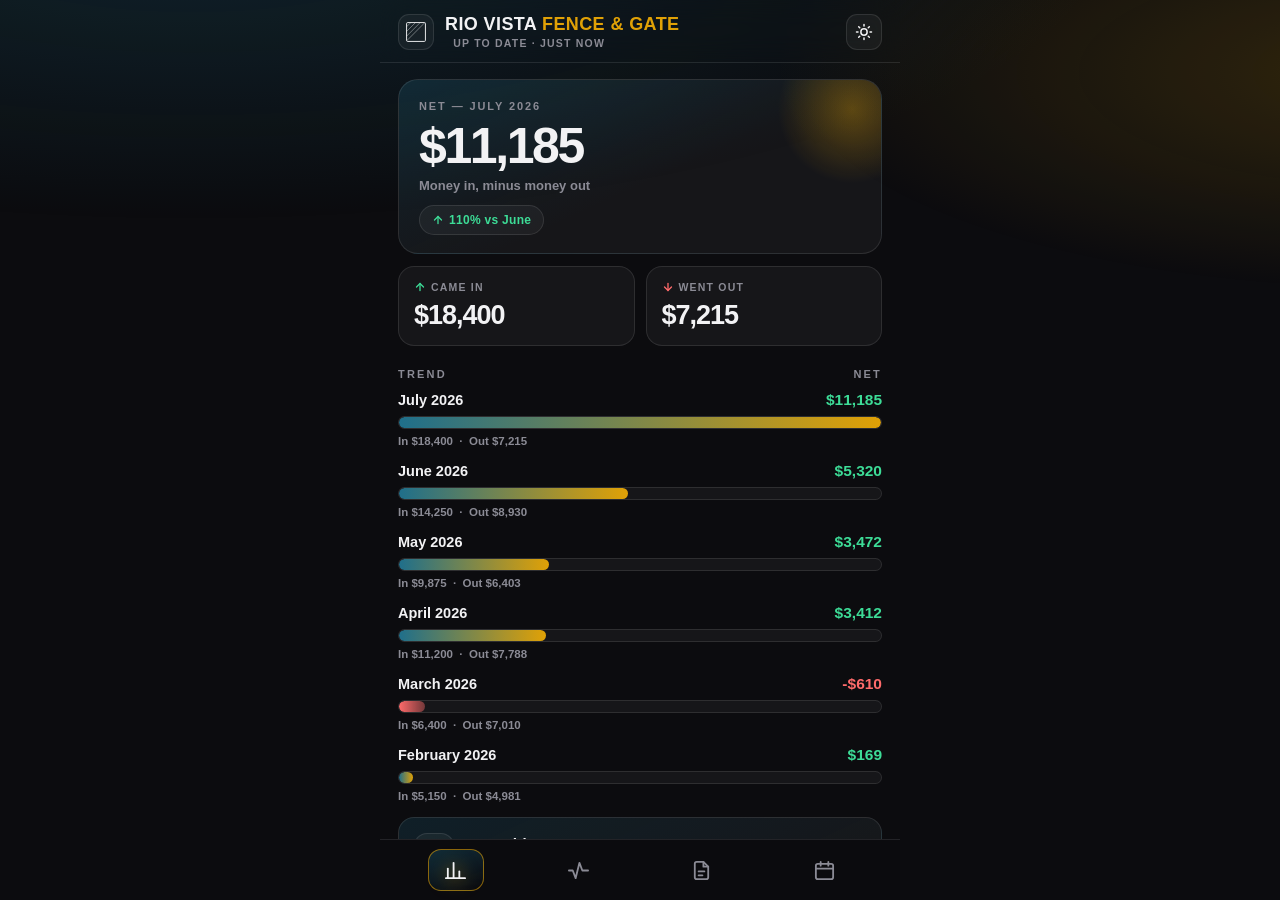
<file: samples/dashboard/index.html>
<!DOCTYPE html>
<html lang="en">
<head>
<meta charset="utf-8">
<meta name="viewport" content="width=device-width,initial-scale=1,viewport-fit=cover,maximum-scale=1,user-scalable=no">
<meta name="apple-mobile-web-app-capable" content="yes">
<meta name="mobile-web-app-capable" content="yes">
<meta name="apple-mobile-web-app-status-bar-style" content="black-translucent">
<meta name="theme-color" content="#0d0d10">
<title>Rio Vista Fence & Gate</title>
<style>
:root{
  --sec:#1F6F8B; --acc:#E0A106;
  --bg:#0c0c0f; --bg2:#141419; --card:rgba(255,255,255,.045);
  --line:rgba(255,255,255,.10); --tx:#f2f2f4; --soft:#8b8b95;
  --pos:#3ddc97; --neg:#ff6b6b;
  --safe-b:env(safe-area-inset-bottom,0px);
}
body.light{
  --bg:#f4f4f6; --bg2:#ffffff; --card:rgba(0,0,0,.032);
  --line:rgba(0,0,0,.10); --tx:#0d0d10; --soft:#6b6b75;
}
*{box-sizing:border-box;margin:0;padding:0;-webkit-tap-highlight-color:transparent}
html,body{height:100%;width:100%;max-width:100%;overflow-x:hidden;overscroll-behavior:none}
body{
  font-family:-apple-system,BlinkMacSystemFont,'Segoe UI','Carlito',sans-serif;
  background:var(--bg); color:var(--tx);
  transition:background .35s ease,color .35s ease;
  -webkit-font-smoothing:antialiased;
}
/* ambient glow */
body::before{
  content:'';position:fixed;inset:0;z-index:0;pointer-events:none;
  background:
    radial-gradient(120% 55% at 15% -8%, color-mix(in srgb,var(--sec) 26%,transparent) 0%, transparent 60%),
    radial-gradient(90% 45% at 110% 8%, color-mix(in srgb,var(--acc) 20%,transparent) 0%, transparent 55%);
  opacity:.9;transition:opacity .35s ease;
}
body.light::before{opacity:.42}

/* dvh so the phone's collapsing address bar can't clip the tab bar */
.app{position:relative;z-index:1;height:100vh;height:100dvh;width:100%;max-width:520px;margin:0 auto;
  display:flex;flex-direction:column;overflow:hidden}

/* ---------- top bar ---------- */
.top{
  flex:0 0 auto;padding:calc(env(safe-area-inset-top,0px) + 14px) 18px 12px;
  display:flex;align-items:center;gap:11px;
  border-bottom:1px solid var(--line);
  backdrop-filter:blur(14px);-webkit-backdrop-filter:blur(14px);
}
.mark{width:36px;height:36px;flex:0 0 auto;display:flex;align-items:center;justify-content:center;
  border:1.4px solid var(--line);border-radius:11px;background:var(--card)}
.mark svg{width:22px;height:22px}
.mark svg *{stroke:var(--tx) !important}
.brand{flex:1 1 auto;min-width:0}
.brand-name{font-size:18px;font-weight:800;letter-spacing:.4px;line-height:1.1;
  white-space:nowrap;overflow:hidden;text-overflow:ellipsis}
.brand-name .a{color:var(--acc)}
.brand-sub{font-size:10.5px;font-weight:700;letter-spacing:1.2px;text-transform:uppercase;
  color:var(--soft);margin-top:3px}
.icobtn{
  width:36px;height:36px;flex:0 0 auto;border:1.4px solid var(--line);border-radius:11px;
  background:var(--card);color:var(--tx);display:flex;align-items:center;justify-content:center;
  cursor:pointer;transition:transform .16s ease,background .2s ease}
.icobtn:active{transform:scale(.9)}
.dot{width:7px;height:7px;border-radius:50%;background:var(--pos);
  box-shadow:0 0 0 0 var(--pos);animation:pulse 2.4s infinite}
.dot.bad{background:var(--neg);box-shadow:0 0 0 0 var(--neg)}
@keyframes pulse{0%{box-shadow:0 0 0 0 currentColor;opacity:1}
  70%{box-shadow:0 0 0 9px transparent;opacity:.85}100%{box-shadow:0 0 0 0 transparent;opacity:1}}

/* ---------- scroll views ---------- */
.views{flex:1 1 auto;position:relative;overflow:hidden}
.view{position:absolute;inset:0;overflow-y:auto;overflow-x:hidden;overscroll-behavior:contain;
  -webkit-overflow-scrolling:touch;padding:16px 18px 26px;
  opacity:0;visibility:hidden;transform:translateY(10px);
  transition:opacity .26s ease,transform .26s ease,visibility .26s}
.view.on{opacity:1;visibility:visible;transform:none}
.view.dragging{transition:none}
.view.settling{transition:transform .34s cubic-bezier(.22,1,.36,1)}

/* pull-to-refresh */
.ptr{
  position:absolute;top:-44px;left:50%;z-index:6;width:38px;height:38px;border-radius:50%;
  display:flex;align-items:center;justify-content:center;pointer-events:none;
  border:1.4px solid var(--line);background:var(--bg2);color:var(--soft);
  transform:translate(-50%,0);opacity:0;
  box-shadow:0 6px 18px rgba(0,0,0,.35)}
.ptr.settling{transition:transform .34s cubic-bezier(.22,1,.36,1),opacity .3s ease}
.ptr.ready{border-color:var(--acc);color:var(--acc)}
.ptr.spin{border-color:var(--acc);color:var(--acc)}
.ptr.spin svg{animation:spin .75s linear infinite}
@keyframes spin{to{transform:rotate(360deg)}}

.h{font-size:11px;font-weight:800;letter-spacing:2.2px;text-transform:uppercase;
  color:var(--soft);margin:22px 0 11px;display:flex;justify-content:space-between;align-items:center}
.h:first-child{margin-top:2px}

/* ---------- hero ---------- */
.hero{
  border:1px solid var(--line);border-radius:20px;padding:20px 20px 18px;
  background:linear-gradient(155deg,color-mix(in srgb,var(--sec) 24%,transparent) 0%,var(--card) 55%);
  position:relative;overflow:hidden}
.hero::after{content:'';position:absolute;top:-46px;right:-46px;width:150px;height:150px;
  border-radius:50%;background:radial-gradient(circle,color-mix(in srgb,var(--acc) 34%,transparent),transparent 70%)}
.hero-l{font-size:11px;font-weight:800;letter-spacing:1.9px;text-transform:uppercase;color:var(--soft)}
.hero-v{font-size:50px;font-weight:800;letter-spacing:-2.4px;line-height:1.05;margin:8px 0 5px;
  font-variant-numeric:tabular-nums}
.hero-s{font-size:13px;font-weight:600;color:var(--soft)}
.chip{display:inline-flex;align-items:center;gap:5px;margin-top:12px;padding:7px 12px;
  border-radius:999px;font-size:12px;font-weight:800;letter-spacing:.3px;
  border:1px solid var(--line);background:var(--card)}
.chip.up{color:var(--pos)} .chip.dn{color:var(--neg)}

/* ---------- split tiles ---------- */
.two{display:grid;grid-template-columns:1fr 1fr;gap:11px;margin-top:12px}
.tile{border:1px solid var(--line);border-radius:16px;padding:14px 15px;background:var(--card);
  cursor:pointer;transition:transform .16s ease,border-color .2s ease}
.tile:active{transform:scale(.97)}
.tile-l{font-size:10.5px;font-weight:800;letter-spacing:1.2px;text-transform:uppercase;
  color:var(--soft);display:flex;align-items:center;gap:5px;margin-bottom:7px}
.tile-v{font-size:27px;font-weight:800;letter-spacing:-1px;font-variant-numeric:tabular-nums}
.tile.in .tile-l svg{color:var(--pos)} .tile.out .tile-l svg{color:var(--neg)}

/* ---------- bars ---------- */
.bar{margin-bottom:15px;cursor:pointer}
.bar-t{display:flex;justify-content:space-between;align-items:baseline;margin-bottom:7px}
.bar-m{font-size:14.5px;font-weight:700}
.bar-n{font-size:15.5px;font-weight:800;font-variant-numeric:tabular-nums}
.bar-n.pos{color:var(--pos)} .bar-n.neg{color:var(--neg)}
.trk{height:13px;border-radius:9px;background:var(--card);border:1px solid var(--line);overflow:hidden}
.fil{height:100%;width:0;border-radius:9px;
  background:linear-gradient(90deg,var(--sec),var(--acc));
  transition:width 1.05s cubic-bezier(.22,1,.36,1)}
.fil.neg{background:linear-gradient(90deg,var(--neg),color-mix(in srgb,var(--neg) 40%,transparent))}
.bar-lg{font-size:11.5px;font-weight:700;color:var(--soft);margin-top:6px}

/* ---------- filter chips ---------- */
.filters{display:flex;gap:8px;margin-bottom:6px}
.f{flex:1 1 0;padding:10px 0;border-radius:11px;border:1px solid var(--line);background:var(--card);
  color:var(--soft);font-size:12px;font-weight:800;letter-spacing:.7px;text-transform:uppercase;
  cursor:pointer;transition:all .2s ease}
.f.on{color:var(--tx);border-color:color-mix(in srgb,var(--acc) 70%,transparent);
  background:linear-gradient(160deg,color-mix(in srgb,var(--sec) 30%,transparent),var(--card))}

/* ---------- rows ---------- */
.row{display:flex;align-items:center;gap:12px;padding:13px 14px;margin-bottom:9px;
  border:1px solid var(--line);border-radius:15px;background:var(--card);
  cursor:pointer;transition:transform .16s ease,border-color .2s ease;
  animation:rise .4s cubic-bezier(.22,1,.36,1) both}
.row:active{transform:scale(.975)}
@keyframes rise{from{opacity:0;transform:translateY(12px)}to{opacity:1;transform:none}}
.row-i{flex:0 0 38px;height:38px;border-radius:12px;display:flex;align-items:center;justify-content:center;
  border:1px solid var(--line);background:linear-gradient(155deg,color-mix(in srgb,var(--sec) 26%,transparent),transparent)}
.row-i.pos{color:var(--pos)} .row-i.neg{color:var(--neg)} .row-i.br{color:var(--acc)}
.row-m{flex:1 1 auto;min-width:0}
.row-t{font-size:15px;font-weight:700;line-height:1.3;
  display:-webkit-box;-webkit-line-clamp:3;-webkit-box-orient:vertical;overflow:hidden}
.row-s{font-size:11.5px;font-weight:600;color:var(--soft);margin-top:3px}
.row-r{flex:0 0 auto;text-align:right}
.row-a{font-size:15px;font-weight:800;font-variant-numeric:tabular-nums}
.row-a.pos{color:var(--pos)} .row-a.neg{color:var(--neg)}
.row-w{font-size:11px;font-weight:600;color:var(--soft);margin-top:3px}
.row-w.warn{color:var(--neg)}

/* expiry ring */
.ring{position:relative;width:38px;height:38px;flex:0 0 38px}
.ring svg{position:absolute;inset:0;transform:rotate(-90deg)}
.ring .bgc{stroke:var(--line)} .ring .fgc{stroke:var(--acc);transition:stroke-dashoffset 1.1s cubic-bezier(.22,1,.36,1)}
.ring.warn .fgc{stroke:var(--neg)}
.ring i{position:absolute;inset:0;display:flex;align-items:center;justify-content:center;
  font-size:11px;font-weight:800;font-style:normal}

/* ---------- action buttons ---------- */
.act{display:flex;align-items:center;gap:13px;padding:15px;margin-bottom:10px;
  border:1px solid var(--line);border-radius:16px;text-decoration:none;color:var(--tx);
  background:linear-gradient(155deg,color-mix(in srgb,var(--sec) 20%,transparent),var(--card));
  cursor:pointer;transition:transform .16s ease}
.act:active{transform:scale(.975)}
.act-i{flex:0 0 40px;height:40px;border-radius:13px;display:flex;align-items:center;justify-content:center;
  border:1px solid var(--line);color:var(--acc);background:var(--card)}
.act-m{flex:1 1 auto;min-width:0}
.act-t{display:block;font-size:15.5px;font-weight:800;letter-spacing:.2px;line-height:1.25}
.act-s{display:block;font-size:11.5px;font-weight:600;color:var(--soft);margin-top:3px;line-height:1.35}
.act-g{flex:0 0 auto;color:var(--soft)}

.empty{border:1px dashed var(--line);border-radius:15px;padding:26px 18px;text-align:center;
  font-size:13.5px;font-weight:600;color:var(--soft);line-height:1.55}

/* ---------- tab bar ---------- */
.tabs{
  flex:0 0 auto;display:flex;align-items:center;justify-content:space-around;
  padding:9px 14px calc(9px + var(--safe-b));
  border-top:1px solid var(--line);
  background:color-mix(in srgb,var(--bg) 82%,transparent);
  backdrop-filter:blur(18px);-webkit-backdrop-filter:blur(18px);position:relative}
.tab{width:56px;height:42px;border:none;background:none;color:var(--soft);
  display:flex;align-items:center;justify-content:center;border-radius:13px;cursor:pointer;
  transition:color .24s ease,transform .18s ease;position:relative;z-index:2}
.tab:active{transform:scale(.88)}
.tab.on{color:var(--tx)}
.tab.on svg{filter:drop-shadow(0 0 9px color-mix(in srgb,var(--acc) 75%,transparent))}
.glider{position:absolute;top:9px;left:0;height:42px;width:56px;border-radius:13px;z-index:1;
  border:1px solid color-mix(in srgb,var(--acc) 60%,transparent);
  background:linear-gradient(160deg,color-mix(in srgb,var(--sec) 34%,transparent),transparent);
  transition:transform .38s cubic-bezier(.34,1.4,.5,1)}

/* ---------- detail sheet ---------- */
.scrim{position:fixed;inset:0;z-index:40;background:rgba(0,0,0,.55);
  backdrop-filter:blur(3px);opacity:0;visibility:hidden;transition:opacity .3s ease,visibility .3s}
.scrim.on{opacity:1;visibility:visible}
.sheet{position:fixed;left:0;right:0;bottom:0;z-index:41;max-width:520px;margin:0 auto;
  background:var(--bg2);border-radius:26px 26px 0 0;border-top:1px solid var(--line);
  padding:12px 20px calc(26px + var(--safe-b));
  transform:translateY(100%);transition:transform .42s cubic-bezier(.22,1,.36,1);
  max-height:82%;overflow-y:auto}
.sheet.on{transform:none}
.grab{width:40px;height:4px;border-radius:3px;background:var(--line);margin:0 auto 16px}
.sh-t{font-size:22px;font-weight:800;letter-spacing:-.4px;line-height:1.25;margin-bottom:5px}
.sh-s{font-size:13px;font-weight:600;color:var(--soft);margin-bottom:17px}
.kv{display:flex;justify-content:space-between;gap:14px;padding:13px 0;border-bottom:1px solid var(--line)}
.kv:last-of-type{border-bottom:none}
.kv-k{font-size:11.5px;font-weight:800;letter-spacing:1.1px;text-transform:uppercase;color:var(--soft)}
.kv-v{font-size:14.5px;font-weight:700;text-align:right}

.toast{position:fixed;left:50%;bottom:100px;z-index:60;transform:translate(-50%,16px);
  background:var(--bg2);border:1px solid var(--line);border-radius:13px;padding:11px 18px;
  font-size:13.5px;font-weight:700;opacity:0;visibility:hidden;
  transition:all .3s cubic-bezier(.22,1,.36,1);box-shadow:0 10px 34px rgba(0,0,0,.4)}
.toast.on{opacity:1;visibility:visible;transform:translate(-50%,0)}
</style>
</head>
<body>
<div class="app">

  <div class="top">
    <div class="mark"><svg width="22" height="22" viewBox="0 0 42 42" xmlns="http://www.w3.org/2000/svg"><rect x="3" y="3" width="36" height="36" fill="none" stroke="#000" stroke-width="1.8" rx="2"/><line x1="3" y1="11" x2="11" y2="3" stroke="#000" stroke-width="1.2" opacity=".65"/><line x1="3" y1="20" x2="20" y2="3" stroke="#000" stroke-width="1.2" opacity=".65"/><line x1="3" y1="29" x2="29" y2="3" stroke="#000" stroke-width="1.2" opacity=".65"/><line x1="3" y1="38" x2="38" y2="3" stroke="#000" stroke-width="1.2" opacity=".65"/></svg></div>
    <div class="brand">
      <div class="brand-name">RIO VISTA <span class="a">FENCE & GATE</span></div>
      <div class="brand-sub"><span class="dot" id="dot"></span>&nbsp; <span id="statusTxt">Up to date</span></div>
    </div>
    <button class="icobtn" id="themeBtn" aria-label="Theme"></button>
  </div>

  <div class="views">
    <div class="ptr" id="ptr"></div>
    <div class="view on" id="v1"></div>
    <div class="view" id="v2"></div>
    <div class="view" id="v3"></div>
    <div class="view" id="v4"></div>
  </div>

  <div class="tabs" id="tabs"><div class="glider" id="glider"></div></div>
</div>

<div class="scrim" id="scrim"></div>
<div class="sheet" id="sheet"><div class="grab"></div><div id="sheetBody"></div></div>
<div class="toast" id="toast"></div>

<script>
const D = {"month": {"month": "July 2026", "income": 18400.0, "expenses": 7215.44, "net": 11184.56}, "months": [{"month": "July 2026", "income": 18400.0, "expenses": 7215.44, "net": 11184.56}, {"month": "June 2026", "income": 14250.0, "expenses": 8930.12, "net": 5319.88}, {"month": "May 2026", "income": 9875.0, "expenses": 6402.77, "net": 3472.23}, {"month": "April 2026", "income": 11200.0, "expenses": 7788.05, "net": 3411.95}, {"month": "March 2026", "income": 6400.0, "expenses": 7010.33, "net": -610.33}, {"month": "February 2026", "income": 5150.0, "expenses": 4980.6, "net": 169.4}], "activity": [{"ts": "2026-07-24T14:20:00", "kind": "income", "summary": "Client Payment $6,800.00 — Sunridge HOA", "success": true}, {"ts": "2026-07-23T09:05:00", "kind": "expense", "summary": "Materials $1,284.62 — Home Depot", "success": true}, {"ts": "2026-07-21T16:44:00", "kind": "income", "summary": "Client Payment $3,200.00 — Delgado Ranch", "success": true}, {"ts": "2026-07-19T11:12:00", "kind": "expense", "summary": "Automotive $212.88 — Discount Tire", "success": true}, {"ts": "2026-07-17T08:30:00", "kind": "expense", "summary": "Materials $946.10 — Lowe's", "success": true}, {"ts": "2026-07-15T13:55:00", "kind": "income", "summary": "Client Payment $4,150.00 — Copper Ridge Estates", "success": true}, {"ts": "2026-07-12T10:02:00", "kind": "expense", "summary": "Fuel $118.40 — Chevron", "success": true}, {"ts": "2026-07-09T15:31:00", "kind": "income", "summary": "Client Payment $4,250.00 — Mesa Verde Property Mgmt", "success": true}, {"ts": "2026-07-06T07:48:00", "kind": "expense", "summary": "Materials $2,105.33 — Southwest Steel Supply", "success": true}], "documents": [{"name": "Contractor License — GB-98 General Building", "issuer": "State Licensing Board", "doc_number": "GB98-4471902", "effective": "2026-02-01", "expiration": "2027-02-01", "subject": null}, {"name": "General Liability Insurance — Certificate of Insurance", "issuer": "Sample Mutual Insurance", "doc_number": "COI-2026-88213", "effective": "2026-04-01", "expiration": "2027-04-01", "subject": "$2,000,000 per occurrence"}, {"name": "Commercial Auto Policy — F-350 & Trailer", "issuer": "Sample Mutual Insurance", "doc_number": "CA-2026-33107", "effective": "2026-01-10", "expiration": "2026-09-10", "subject": null}, {"name": "Workers Compensation Coverage", "issuer": "State Fund", "doc_number": "WC-2026-55420", "effective": "2026-03-15", "expiration": "2027-03-15", "subject": null}], "upcoming": [{"date": "2026-09-10", "label": "Commercial auto policy renewal", "note": "F-350 & equipment trailer", "type": "event"}, {"date": "2026-10-01", "label": "Quarterly tax deposit", "note": "Q3 estimated payment", "type": "event"}, {"date": "2027-02-01", "label": "Contractor license renewal", "note": "Renew before expiration", "type": "event"}], "status": {"status": "ok", "reason": "sample", "minutes_ago": 2}, "folder": "#", "intake": "hello@mvtechusa.com"};

/* ---------------- icons ---------------- */
const I = (p,s=22,w=1.9)=>`<svg viewBox="0 0 24 24" width="${s}" height="${s}" fill="none"
  stroke="currentColor" stroke-width="${w}" stroke-linecap="round" stroke-linejoin="round">${p}</svg>`;
const P = {
  money:'<path d="M4 20V10"/><path d="M10 20V4"/><path d="M16 20v-7"/><path d="M22 20H2"/>',
  act:'<path d="M2 12h4l3 8 4-16 3 8h6"/>',
  docs:'<path d="M14 3H7a2 2 0 0 0-2 2v14a2 2 0 0 0 2 2h10a2 2 0 0 0 2-2V8z"/><path d="M14 3v5h5"/><path d="M9 13h6"/><path d="M9 17h4"/>',
  cal:'<rect x="3" y="5" width="18" height="16" rx="2"/><path d="M3 10h18"/><path d="M8 3v4"/><path d="M16 3v4"/>',
  up:'<path d="M12 19V5"/><path d="M5 12l7-7 7 7"/>',
  down:'<path d="M12 5v14"/><path d="M19 12l-7 7-7-7"/>',
  folder:'<path d="M3 7a2 2 0 0 1 2-2h4l2 3h8a2 2 0 0 1 2 2v8a2 2 0 0 1-2 2H5a2 2 0 0 1-2-2z"/>',
  mail:'<rect x="2" y="5" width="20" height="14" rx="2"/><path d="M2 7l10 7 10-7"/>',
  phone:'<path d="M22 16.9v3a2 2 0 0 1-2.2 2 19.8 19.8 0 0 1-8.6-3.1 19.5 19.5 0 0 1-6-6A19.8 19.8 0 0 1 2 4.2 2 2 0 0 1 4 2h3a2 2 0 0 1 2 1.7c.1 1 .4 1.9.7 2.8a2 2 0 0 1-.5 2.1L8 9.8a16 16 0 0 0 6 6l1.2-1.2a2 2 0 0 1 2.1-.5c.9.3 1.8.6 2.8.7A2 2 0 0 1 22 16.9z"/>',
  chev:'<path d="M9 5l7 7-7 7"/>',
  sun:'<circle cx="12" cy="12" r="4.2"/><path d="M12 2v2M12 20v2M4.9 4.9l1.4 1.4M17.7 17.7l1.4 1.4M2 12h2M20 12h2M4.9 19.1l1.4-1.4M17.7 6.3l1.4-1.4"/>',
  moon:'<path d="M21 12.8A9 9 0 1 1 11.2 3a7 7 0 0 0 9.8 9.8z"/>'
};

/* ---------------- helpers ---------------- */
const $ = s=>document.querySelector(s);
const money = v => (v<0?'-':'') + '$' + Math.abs(Math.round(v)).toLocaleString();
const money2 = v => (v<0?'-':'') + '$' + Math.abs(v).toLocaleString(undefined,{minimumFractionDigits:2,maximumFractionDigits:2});
function mdy(s){ if(!s) return ''; const d=new Date(String(s).slice(0,10)+'T00:00:00');
  return isNaN(d)?s:`${d.getMonth()+1}/${d.getDate()}/${d.getFullYear()}`; }
function days(s){ const d=new Date(String(s).slice(0,10)+'T00:00:00');
  return Math.round((d-new Date(new Date().toDateString()))/864e5); }
function toast(t){ const e=$('#toast'); e.textContent=t; e.classList.add('on');
  clearTimeout(e._t); e._t=setTimeout(()=>e.classList.remove('on'),1900); }
function buzz(){ if(navigator.vibrate) navigator.vibrate(9); }

/* count-up */
function countUp(el, val){
  const dur=900, t0=performance.now(), neg=val<0;
  (function step(t){
    const p=Math.min(1,(t-t0)/dur), e=1-Math.pow(1-p,3);
    el.textContent = money(val*e);
    if(p<1) requestAnimationFrame(step); else el.textContent=money(val);
  })(t0);
}

/* ---------------- views ---------------- */
function viewMoney(){
  const m = D.month||{}, ms = D.months||[];
  const prev = ms[1]||null;
  let delta='';
  if(prev && typeof prev.net==='number' && prev.net!==m.net){
    const diff = m.net - prev.net, up = diff>=0, mo = String(prev.month).split(' ')[0];
    // A % swing off a zero or negative base is meaningless — show the dollar move instead.
    const txt = prev.net>0 ? `${Math.abs(diff/prev.net*100).toFixed(0)}% vs ${mo}`
                           : `${up?'+':'-'}${money(Math.abs(diff))} vs ${mo}`;
    delta = `<div class="chip ${up?'up':'dn'}">${I(P[up?'up':'down'],12,2.6)} ${txt}</div>`;
  }
  const peak = Math.max(1, ...ms.map(x=>Math.abs(x.net||0)));
  const bars = ms.slice(0,6).map((x,i)=>{
    const pct = Math.max(3, Math.min(100, Math.abs(x.net||0)/peak*100));
    return `<div class="bar" data-bar="${i}">
      <div class="bar-t"><span class="bar-m">${x.month}</span>
        <span class="bar-n ${x.net>=0?'pos':'neg'}">${money(x.net)}</span></div>
      <div class="trk"><div class="fil ${x.net<0?'neg':''}" data-w="${pct}"></div></div>
      <div class="bar-lg">In ${money(x.income)} &nbsp;·&nbsp; Out ${money(x.expenses)}</div></div>`;
  }).join('');

  return `<div class="hero">
      <div class="hero-l">Net — ${m.month||''}</div>
      <div class="hero-v" id="heroV">$0</div>
      <div class="hero-s">Money in, minus money out</div>${delta}
    </div>
    <div class="two">
      <div class="tile in" data-flt="income"><div class="tile-l">${I(P.up,12,2.6)} Came In</div>
        <div class="tile-v">${money(m.income)}</div></div>
      <div class="tile out" data-flt="expense"><div class="tile-l">${I(P.down,12,2.6)} Went Out</div>
        <div class="tile-v">${money(m.expenses)}</div></div>
    </div>
    <div class="h"><span>Trend</span><span>Net</span></div>${bars}
    <a class="act" href="${D.folder}" target="_blank">
      <span class="act-i">${I(P.folder,19)}</span>
      <span class="act-m"><span class="act-t">My Folder</span>
      <span class="act-s">Receipts, documents, reports</span></span>
      <span class="act-g">${I(P.chev,17,2.4)}</span></a>`;
}

let FLT='all';
function viewActivity(){
  const a = (D.activity||[]).filter(x=> FLT==='all' || x.kind===FLT);
  const rows = a.length ? a.map((x,i)=>{
    const inc = x.kind==='income';
    const amt = (String(x.summary).match(/\$[\d,]+\.?\d*/)||[''])[0];
    const t = String(x.summary).replace(amt,'').replace('—','').trim().replace(/^[-·\s]+/,'');
    return `<div class="row" data-act="${i}" style="animation-delay:${i*38}ms">
      <div class="row-i ${inc?'pos':'neg'}">${I(P[inc?'up':'down'],17,2.2)}</div>
      <div class="row-m"><div class="row-t">${t}</div>
        <div class="row-s">${inc?'Payment received':'Receipt filed'}</div></div>
      <div class="row-r"><div class="row-a ${inc?'pos':'neg'}">${amt}</div>
        <div class="row-w">${mdy(x.ts)}</div></div></div>`;
  }).join('') : `<div class="empty">Nothing here yet.<br>Payments and receipts you send in
      show up automatically.</div>`;
  return `<div class="h"><span>Recent Activity</span><span>${a.length} items</span></div>
    <div class="filters">
      <button class="f ${FLT==='all'?'on':''}" data-f="all">All</button>
      <button class="f ${FLT==='income'?'on':''}" data-f="income">In</button>
      <button class="f ${FLT==='expense'?'on':''}" data-f="expense">Out</button>
    </div>${rows}`;
}

function viewDocs(){
  const d = D.documents||[];
  const rows = d.length ? d.map((x,i)=>{
    let ring='', warn=false;
    if(x.expiration){
      const dl = days(x.expiration); warn = dl<=60;
      const pct = Math.max(0,Math.min(1, dl/365));
      const C=2*Math.PI*15;
      ring = `<div class="ring ${warn?'warn':''}">
        <svg viewBox="0 0 38 38"><circle class="bgc" cx="19" cy="19" r="15" fill="none" stroke-width="2.6"/>
        <circle class="fgc" cx="19" cy="19" r="15" fill="none" stroke-width="2.6" stroke-linecap="round"
          stroke-dasharray="${C}" stroke-dashoffset="${C}" data-off="${C*(1-pct)}"/></svg>
        <i>${dl>999?'1y+':dl+'d'}</i></div>`;
    } else ring = `<div class="row-i br">${I(P.docs,17,2)}</div>`;
    return `<div class="row" data-doc="${i}" style="animation-delay:${i*38}ms">${ring}
      <div class="row-m"><div class="row-t">${x.name||''}</div>
        <div class="row-s">${[x.doc_number,x.issuer].filter(Boolean).join(' · ')}</div></div>
      <div class="row-r"><div class="row-w ${warn?'warn':''}">${x.expiration?(warn?'Renew ':'Good to ')+mdy(x.expiration):''}</div></div>
    </div>`;
  }).join('') : `<div class="empty">No documents yet.<br>Send in your insurance certificate,
      registration and license — they land here.</div>`;
  return `<div class="h"><span>Documents On File</span><span>${d.length} items</span></div>${rows}
    <a class="act" href="${D.folder}" target="_blank">
      <span class="act-i">${I(P.folder,19)}</span>
      <span class="act-m"><span class="act-t">Open Documents Folder</span>
      <span class="act-s">Pull any of these up in seconds</span></span>
      <span class="act-g">${I(P.chev,17,2.4)}</span></a>`;
}

function viewUp(){
  const u = D.upcoming||[];
  const rows = u.length ? u.map((x,i)=>{
    const dl = days(x.date), warn = dl<=30;
    const rel = dl>1?`in ${dl} days`:dl===1?'tomorrow':dl===0?'today':'past due';
    return `<div class="row" data-up="${i}" style="animation-delay:${i*38}ms">
      <div class="row-i br">${I(P.cal,17,2)}</div>
      <div class="row-m"><div class="row-t">${x.label||''}</div>
        <div class="row-s">${x.note||''}</div></div>
      <div class="row-r"><div class="row-a">${mdy(x.date)}</div>
        <div class="row-w ${warn?'warn':''}">${rel}</div></div></div>`;
  }).join('') : `<div class="empty">Nothing on the calendar.<br>Renewals and deadlines
      appear here before they matter.</div>`;
  const gcal = u.length ? (()=>{ const x=u[0], y=String(x.date).slice(0,10).replace(/-/g,'');
    return `https://calendar.google.com/calendar/render?action=TEMPLATE&text=${encodeURIComponent(x.label)}&dates=${y}/${y}`;
  })() : null;
  return `<div class="h"><span>Coming Up</span></div>${rows}
    <div class="h"><span>One Tap</span></div>
    ${gcal?`<a class="act" href="${gcal}" target="_blank"><span class="act-i">${I(P.cal,19)}</span>
      <span class="act-m"><span class="act-t">Add To My Calendar</span>
      <span class="act-s">${u[0].label}</span></span>
      <span class="act-g">${I(P.chev,17,2.4)}</span></a>`:''}
    <a class="act" href="mailto:${D.intake}?subject=Receipt">
      <span class="act-i">${I(P.mail,19)}</span>
      <span class="act-m"><span class="act-t">Send In A Receipt</span>
      <span class="act-s">Forward it — we do the rest</span></span>
      <span class="act-g">${I(P.chev,17,2.4)}</span></a>
    <a class="act" href="tel:2134440024">
      <span class="act-i">${I(P.phone,19)}</span>
      <span class="act-m"><span class="act-t">Call Us</span>
      <span class="act-s">(213) 444-0024</span></span>
      <span class="act-g">${I(P.chev,17,2.4)}</span></a>`;
}

/* ---------------- render + animate ---------------- */
const VIEWS=[viewMoney,viewActivity,viewDocs,viewUp];
function paint(n){
  const el = $('#v'+n);
  el.innerHTML = VIEWS[n-1]();
  requestAnimationFrame(()=>{
    el.querySelectorAll('.fil').forEach(f=>f.style.width=f.dataset.w+'%');
    el.querySelectorAll('.ring .fgc').forEach(c=>c.style.strokeDashoffset=c.dataset.off);
    const hv = el.querySelector('#heroV');
    if(hv) countUp(hv, (D.month||{}).net||0);
  });
  wire(el);
}

/* ---------------- detail sheet ---------------- */
function openSheet(title, sub, kv){
  $('#sheetBody').innerHTML = `<div class="sh-t">${title}</div><div class="sh-s">${sub}</div>` +
    kv.filter(r=>r[1]).map(r=>`<div class="kv"><span class="kv-k">${r[0]}</span>
      <span class="kv-v">${r[1]}</span></div>`).join('');
  $('#sheet').classList.add('on'); $('#scrim').classList.add('on'); buzz();
}
function closeSheet(){ $('#sheet').classList.remove('on'); $('#scrim').classList.remove('on'); }
$('#scrim').onclick = closeSheet;

function wire(el){
  el.querySelectorAll('[data-f]').forEach(b=>b.onclick=()=>{
    FLT=b.dataset.f; buzz(); paint(2); });
  el.querySelectorAll('[data-flt]').forEach(t=>t.onclick=()=>{
    FLT=t.dataset.flt; go(2); toast(FLT==='income'?'Showing money in':'Showing money out'); });
  el.querySelectorAll('[data-act]').forEach(r=>r.onclick=()=>{
    const x=(D.activity||[])[+r.dataset.act], inc=x.kind==='income';
    const amt=(String(x.summary).match(/\$[\d,]+\.?\d*/)||[''])[0];
    openSheet(String(x.summary).replace(amt,'').replace('—','').trim().replace(/^[-·\s]+/,''),
      inc?'Payment received':'Receipt filed and categorized',
      [['Amount',amt],['Date',mdy(x.ts)],['Type',inc?'Money in':'Money out'],
       ['Status','Recorded in your books']]);
  });
  el.querySelectorAll('[data-doc]').forEach(r=>r.onclick=()=>{
    const x=(D.documents||[])[+r.dataset.doc];
    const dl = x.expiration?days(x.expiration):null;
    openSheet(x.name||'Document', x.issuer||'On file',
      [['Number',x.doc_number],['Issued',mdy(x.effective)],['Expires',mdy(x.expiration)],
       ['Status', dl==null?'On file':(dl<0?'Expired':dl<=60?`Renew — ${dl} days left`:`Current — ${dl} days left`)],
       ['Covers',x.subject]]);
  });
  el.querySelectorAll('[data-up]').forEach(r=>r.onclick=()=>{
    const x=(D.upcoming||[])[+r.dataset.up], dl=days(x.date);
    openSheet(x.label||'', x.note||'',
      [['Date',mdy(x.date)],['Countdown', dl>0?`${dl} days`:dl===0?'Today':'Past due'],
       ['Type','Renewal / deadline']]);
  });
  el.querySelectorAll('[data-bar]').forEach(r=>r.onclick=()=>{
    const x=(D.months||[])[+r.dataset.bar];
    openSheet(x.month, 'Month summary',
      [['Money in',money2(x.income)],['Money out',money2(x.expenses)],
       ['Net',money2(x.net)],['Margin', x.income? Math.round(x.net/x.income*100)+'%':'—']]);
  });
}

/* ---------------- tabs ---------------- */
const TABS=[['money','Money'],['act','Activity'],['docs','Documents'],['cal','Coming Up']];
const tabsEl=$('#tabs');
TABS.forEach(([ic],i)=>{
  const b=document.createElement('button');
  b.className='tab'+(i===0?' on':''); b.innerHTML=I(P[ic],23,1.9);
  b.onclick=()=>go(i+1); tabsEl.appendChild(b);
});
let CUR=1;
function go(n){
  if(n===CUR){ $('#v'+n).scrollTo({top:0,behavior:'smooth'}); return; }
  buzz();
  $('#v'+CUR).classList.remove('on');
  paint(n); $('#v'+n).classList.add('on'); $('#v'+n).scrollTop=0;
  document.querySelectorAll('.tab').forEach((t,i)=>t.classList.toggle('on',i===n-1));
  CUR=n; glide();
}
function glide(){
  const t=document.querySelectorAll('.tab')[CUR-1], g=$('#glider');
  if(!t) return;
  g.style.width=t.offsetWidth+'px';
  g.style.transform=`translateX(${t.offsetLeft}px)`;
}

/* ---------------- gestures: swipe tabs + pull-to-refresh ---------------- */
const viewsEl=document.querySelector('.views'), ptr=$('#ptr');
const THRESH=68, MAXPULL=104;
let sx=0,sy=0,atTop=false,pullY=0,pulling=false,busy=false;

function ptrIcon(spin){
  ptr.innerHTML = spin
    ? I('<path d="M21 12a9 9 0 1 1-6.2-8.5"/>',19,2.3)
    : I('<path d="M12 19V5"/><path d="M5 12l7-7 7 7"/>',19,2.3);
}
ptrIcon(false);

function ptrSet(y){
  ptr.style.transform=`translate(-50%, ${y}px)`;
  ptr.style.opacity=Math.min(1, y/46);
  const ic=ptr.querySelector('svg');
  if(ic && !ptr.classList.contains('spin')) ic.style.transform=`rotate(${y*3.4}deg)`;
}
function ptrSettle(){
  const v=$('#v'+CUR);
  ptr.classList.add('settling'); v.classList.remove('dragging'); v.classList.add('settling');
  ptr.style.transform='translate(-50%, 0)'; ptr.style.opacity='0';
  v.style.transform='';
  setTimeout(()=>{
    ptr.classList.remove('settling','ready','spin'); ptrIcon(false);
    v.classList.remove('settling'); const ic=ptr.querySelector('svg');
    if(ic) ic.style.transform='';
  },360);
}

async function doRefresh(){
  if(busy) return; busy=true;
  ptr.classList.remove('ready'); ptr.classList.add('spin'); ptrIcon(true);
  ptr.classList.add('settling'); ptrSet(52); ptr.style.opacity='1';
  const v=$('#v'+CUR); v.classList.remove('dragging'); v.classList.add('settling');
  v.style.transform='translateY(30px)';
  let fresh=false;
  try{
    // Data lives beside the page when hosted; inlined copy is the offline fallback.
    // Sidecar is named after this page so two clients can never share one file.
    const r=await fetch('index.data.json?t='+Date.now(),{cache:'no-store'});
    if(r.ok){ Object.assign(D, await r.json()); fresh=true; }
  }catch(e){ /* file:// or offline — keep the inlined copy */ }
  await new Promise(r=>setTimeout(r,650));
  paint(CUR); if(fresh) markSeen(); else stamp();
  ptrSettle(); busy=false;
  toast(fresh?'Updated just now':'Showing your saved copy');
}

viewsEl.addEventListener('touchstart',e=>{
  if(busy) return;
  sx=e.touches[0].clientX; sy=e.touches[0].clientY;
  atTop=$('#v'+CUR).scrollTop<=0; pullY=0; pulling=false;
},{passive:true});

viewsEl.addEventListener('touchmove',e=>{
  if(busy) return;
  const dx=e.touches[0].clientX-sx, dy=e.touches[0].clientY-sy;
  if(!atTop || dy<=0 || Math.abs(dy)<=Math.abs(dx)) return;
  e.preventDefault();                      // stop the browser's own overscroll
  if(!pulling){ pulling=true; $('#v'+CUR).classList.add('dragging'); }
  pullY=Math.min(MAXPULL, dy*0.5);         // rubber-band damping
  ptrSet(pullY);
  $('#v'+CUR).style.transform=`translateY(${pullY*0.6}px)`;
  const ready=pullY>=THRESH;
  if(ready!==ptr.classList.contains('ready')){ ptr.classList.toggle('ready',ready); if(ready) buzz(); }
},{passive:false});

viewsEl.addEventListener('touchend',e=>{
  if(busy) return;
  if(pulling){
    pulling=false;
    if(pullY>=THRESH) doRefresh(); else ptrSettle();
    return;
  }
  const dx=e.changedTouches[0].clientX-sx, dy=e.changedTouches[0].clientY-sy;
  if(Math.abs(dx)>62 && Math.abs(dx)>Math.abs(dy)*1.8)
    go(Math.max(1,Math.min(4, CUR + (dx<0?1:-1))));
},{passive:true});

/* ---------------- theme ---------------- */
function setTheme(light){
  document.body.classList.toggle('light',light);
  $('#themeBtn').innerHTML = I(light?P.moon:P.sun,18,2);
  try{ localStorage.setItem('mvtheme',light?'l':'d'); }catch(e){}
}
$('#themeBtn').onclick=()=>{ buzz(); setTheme(!document.body.classList.contains('light')); };
let saved='d'; try{ saved=localStorage.getItem('mvtheme')||'d'; }catch(e){}
setTheme(saved==='l');

/* ---------------- status stamp ---------------- */
let SEEN=Date.now();
function stamp(){
  const ok=(D.status||{}).status==='ok';
  $('#dot').classList.toggle('bad',!ok);
  const mins=Math.floor((Date.now()-SEEN)/60000);
  const rel = mins<1?'just now':mins===1?'1 min ago':mins<60?mins+' min ago':
              Math.floor(mins/60)+'h ago';
  $('#statusTxt').textContent=(ok?'Up to date':'Checking in')+' · '+rel;
}
function markSeen(){ SEEN=Date.now(); stamp(); }
setInterval(stamp,30000);

paint(1);
markSeen();
requestAnimationFrame(glide);
</script>
</body>
</html>
</file>
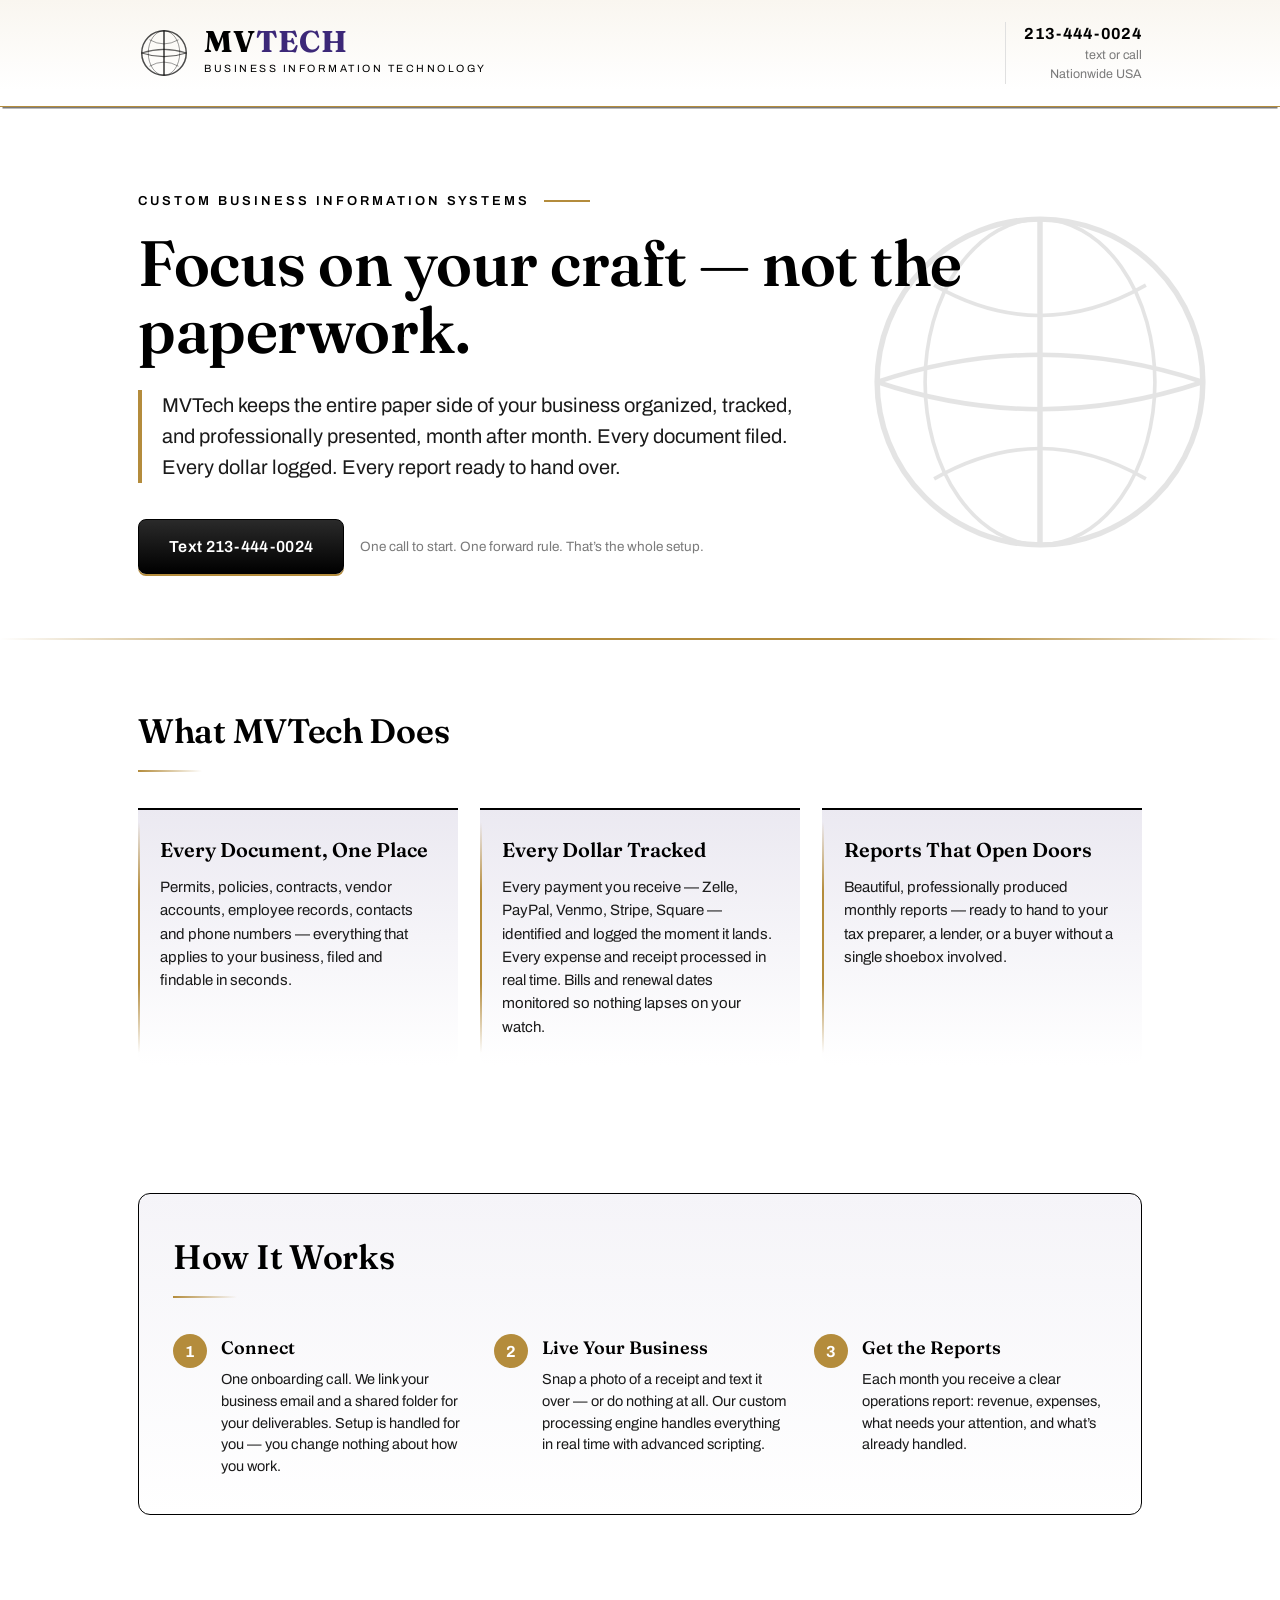
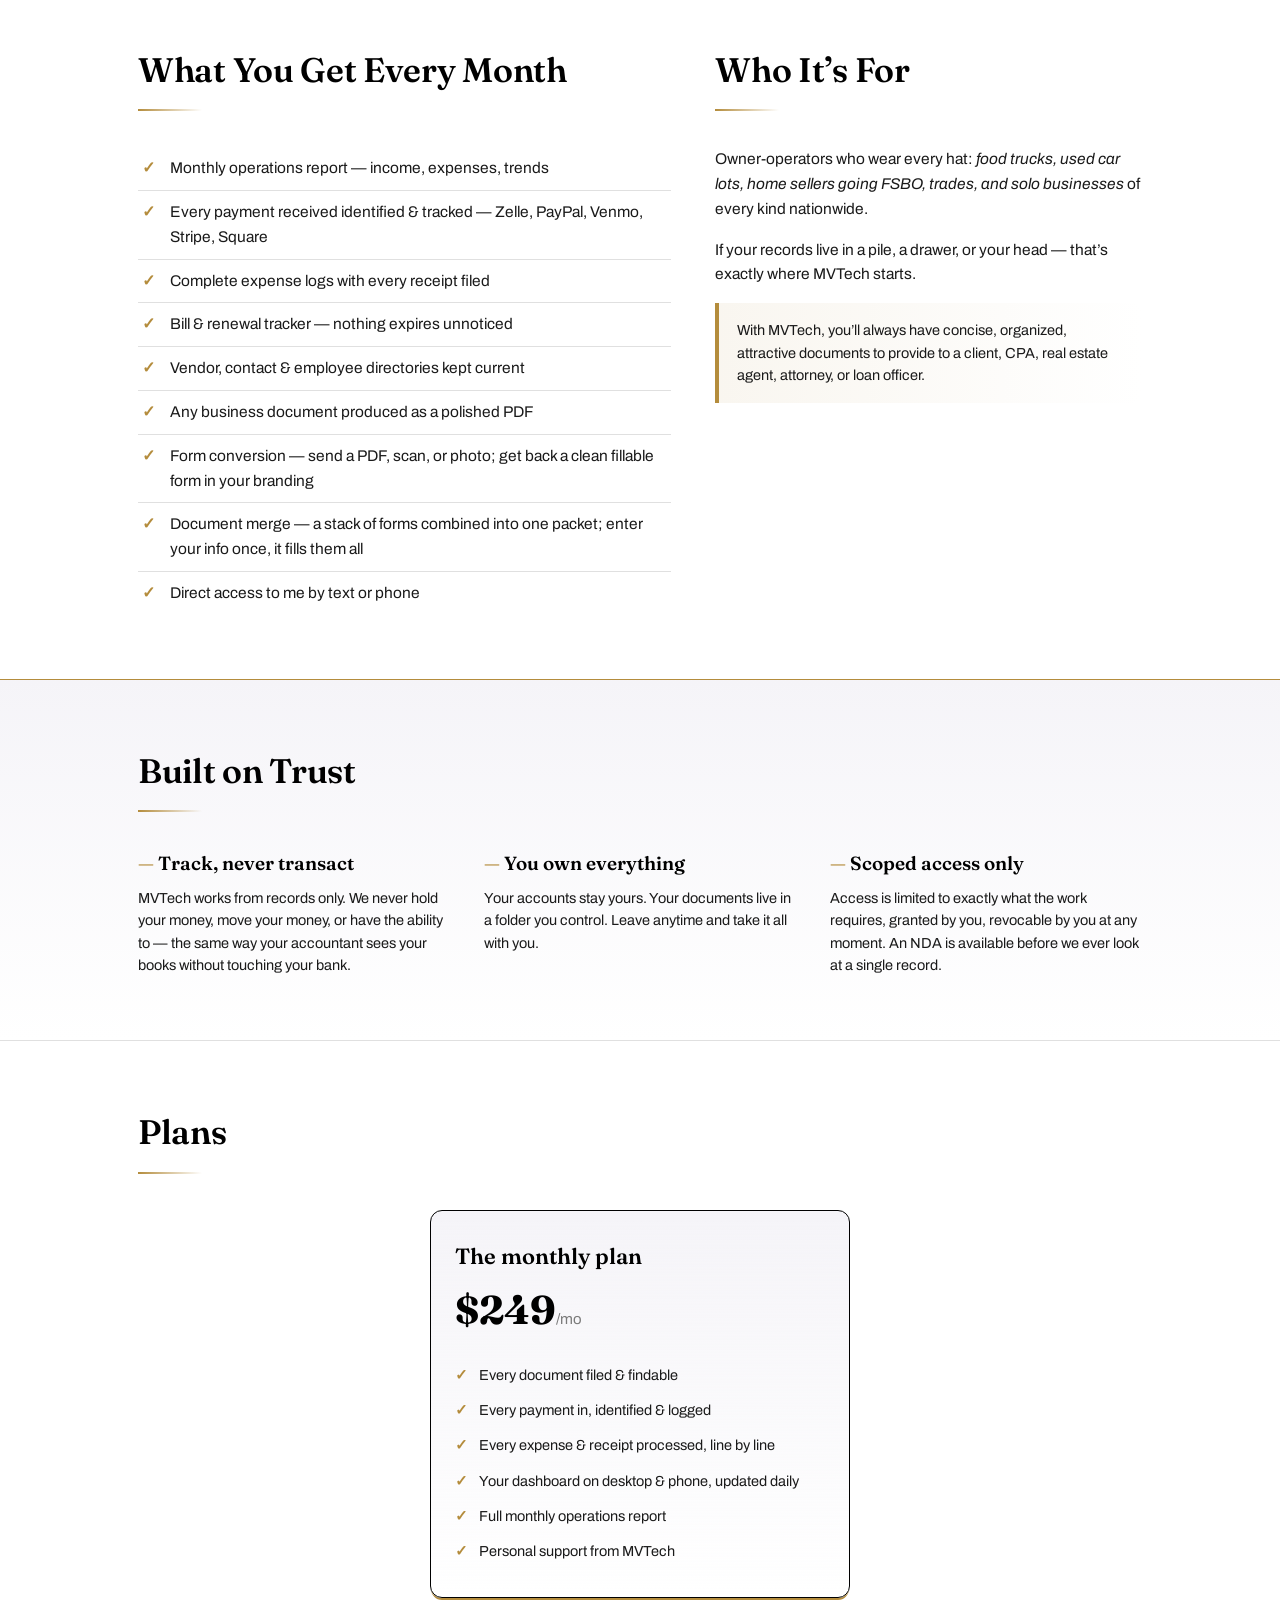
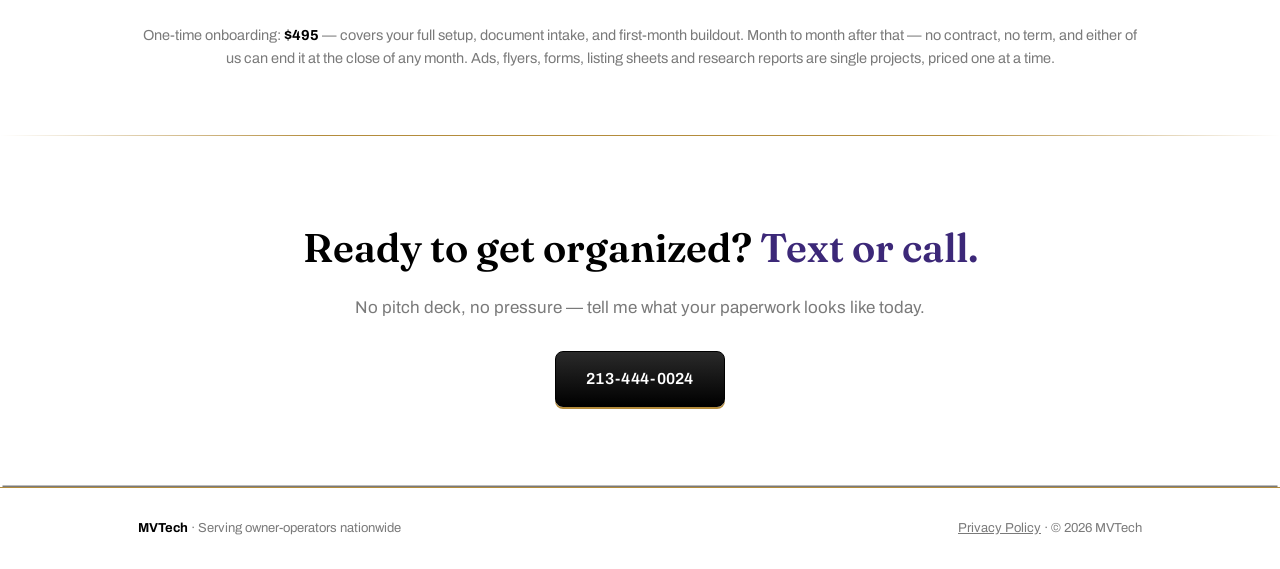
<file: index-letterhead.html>
<!DOCTYPE html>
<html lang="en">
<head>
<meta charset="UTF-8">
<meta name="viewport" content="width=device-width, initial-scale=1.0">
<title>MVTech &mdash; Custom Business Information Systems for Owner-Operators</title>
<meta name="description" content="MVTech keeps the entire paper side of your business organized, tracked, and professionally presented — custom business information systems for owner-operators nationwide.">
<link rel="preconnect" href="https://fonts.googleapis.com">
<link rel="preconnect" href="https://fonts.gstatic.com" crossorigin>
<link href="https://fonts.googleapis.com/css2?family=Fraunces:opsz,wght@9..144,400;9..144,600;9..144,700&family=Archivo:wght@400;500;600&display=swap" rel="stylesheet">
<link rel="stylesheet" href="styles.css">
<link rel="icon" type="image/svg+xml" href="favicon.svg">
</head>
<body>

<header class="site-header">
  <div class="wrap">
    <a class="brand" href="/">
      <svg width="52" height="52" viewBox="0 0 42 42" xmlns="http://www.w3.org/2000/svg" preserveAspectRatio="xMidYMid meet" aria-hidden="true">
        <g transform="rotate(90 21 21)">
          <circle cx="21" cy="21" r="18" fill="none" stroke="#000000" stroke-width="1.2" opacity="0.7"/>
          <line x1="3" y1="21" x2="39" y2="21" stroke="#000000" stroke-width="1.2" opacity="0.8"/>
          <ellipse cx="21" cy="21" rx="18" ry="12.7" fill="none" stroke="#000000" stroke-width="0.8" opacity="0.4"/>
          <path d="M 21 3 Q 27 21 21 39" fill="none" stroke="#000000" stroke-width="1" opacity="0.6"/>
          <path d="M 21 3 Q 15 21 21 39" fill="none" stroke="#000000" stroke-width="1" opacity="0.6"/>
          <path d="M 31.7 9.3 Q 25 21 31.7 32.7" fill="none" stroke="#000000" stroke-width="0.8" opacity="0.4"/>
          <path d="M 10.3 9.3 Q 17 21 10.3 32.7" fill="none" stroke="#000000" stroke-width="0.8" opacity="0.4"/>
        </g>
      </svg>
      <div>
        <div class="wordmark">MV<span>TECH</span></div>
        <div class="wordmark-sub">Business Information Technology</div>
      </div>
    </a>
    <div class="contact-top">
      <b><a href="tel:+12134440024">213&#8209;444&#8209;0024</a></b><br>
      text or call<br>
      Nationwide USA
    </div>
  </div>
</header>

<section class="hero">
  <div class="wrap">
    <svg class="hero-globe" viewBox="0 0 42 42" xmlns="http://www.w3.org/2000/svg" aria-hidden="true">
      <g transform="rotate(90 21 21)">
        <circle cx="21" cy="21" r="18" fill="none" stroke="#000000" stroke-width="0.6"/>
        <line x1="3" y1="21" x2="39" y2="21" stroke="#000000" stroke-width="0.6"/>
        <ellipse cx="21" cy="21" rx="18" ry="12.7" fill="none" stroke="#000000" stroke-width="0.4"/>
        <path d="M 21 3 Q 27 21 21 39" fill="none" stroke="#000000" stroke-width="0.5"/>
        <path d="M 21 3 Q 15 21 21 39" fill="none" stroke="#000000" stroke-width="0.5"/>
        <path d="M 31.7 9.3 Q 25 21 31.7 32.7" fill="none" stroke="#000000" stroke-width="0.4"/>
        <path d="M 10.3 9.3 Q 17 21 10.3 32.7" fill="none" stroke="#000000" stroke-width="0.4"/>
      </g>
    </svg>
    <p class="kicker reveal reveal-1">Custom Business Information Systems</p>
    <h1 class="reveal reveal-1">Focus on your craft &mdash; not the paperwork.</h1>
    <p class="lede reveal reveal-2">MVTech keeps the entire paper side of your business organized,
    tracked, and professionally presented, month after month. Every document filed. Every dollar
    logged. Every report ready to hand over.</p>
    <div class="cta-row reveal reveal-3">
      <a class="btn btn-primary" href="sms:+12134440024">Text 213&#8209;444&#8209;0024</a>
      <span class="cta-note">One call to start. One forward rule. That&rsquo;s the whole setup.</span>
    </div>
  </div>
</section>

<hr class="goldrule">

<section id="what">
  <div class="wrap">
    <h2 class="section-head">What MVTech Does</h2>
    <div class="pillars">
      <div class="pillar">
        <h3>Every Document, One Place</h3>
        <p>Permits, policies, contracts, vendor accounts, employee records, contacts and phone
        numbers &mdash; everything that applies to your business, filed and findable in seconds.</p>
      </div>
      <div class="pillar">
        <h3>Every Dollar Tracked</h3>
        <p>Every payment you receive &mdash; Zelle, PayPal, Venmo, Stripe, Square &mdash; identified
        and logged the moment it lands. Every expense and receipt processed in real time. Bills and
        renewal dates monitored so nothing lapses on your watch.</p>
      </div>
      <div class="pillar">
        <h3>Reports That Open Doors</h3>
        <p>Beautiful, professionally produced monthly reports &mdash; ready to hand to your tax
        preparer, a lender, or a buyer without a single shoebox involved.</p>
      </div>
    </div>
  </div>
</section>

<section id="how">
  <div class="wrap">
    <div class="how-box">
      <h2 class="section-head">How It Works</h2>
      <div class="steps">
        <div class="step">
          <div class="stepnum">1</div>
          <div><h3>Connect</h3>
          <p>One onboarding call. We link your business email and a shared folder for your
          deliverables. Setup is handled for you &mdash; you change nothing about how you work.</p></div>
        </div>
        <div class="step">
          <div class="stepnum">2</div>
          <div><h3>Live Your Business</h3>
          <p>Snap a photo of a receipt and text it over &mdash; or do nothing at all. Our custom
          processing engine handles everything in real time with advanced scripting.</p></div>
        </div>
        <div class="step">
          <div class="stepnum">3</div>
          <div><h3>Get the Reports</h3>
          <p>Each month you receive a clear operations report: revenue, expenses, what needs your
          attention, and what&rsquo;s already handled.</p></div>
        </div>
      </div>
    </div>
  </div>
</section>

<section id="monthly">
  <div class="wrap">
    <div class="twocol">
      <div>
        <h2 class="section-head">What You Get Every Month</h2>
        <ul class="checks">
          <li>Monthly operations report &mdash; income, expenses, trends</li>
          <li>Every payment received identified &amp; tracked &mdash; Zelle, PayPal, Venmo, Stripe, Square</li>
          <li>Complete expense logs with every receipt filed</li>
          <li>Bill &amp; renewal tracker &mdash; nothing expires unnoticed</li>
          <li>Vendor, contact &amp; employee directories kept current</li>
          <li>Any business document produced as a polished PDF</li>
          <li>Form conversion &mdash; send a PDF, scan, or photo; get back a clean fillable form in your branding</li>
          <li>Document merge &mdash; a stack of forms combined into one packet; enter your info once, it fills them all</li>
          <li>Direct access to me by text or phone</li>
        </ul>
      </div>
      <div class="who">
        <h2 class="section-head">Who It&rsquo;s For</h2>
        <p>Owner-operators who wear every hat:
        <span class="examples">food trucks, used car lots, home sellers going FSBO, trades,
        and solo businesses</span> of every kind nationwide.</p>
        <p>If your records live in a pile, a drawer, or your head &mdash; that&rsquo;s exactly
        where MVTech starts.</p>
        <div class="note">
          With MVTech, you&rsquo;ll always have concise, organized, attractive documents to provide
          to a client, CPA, real estate agent, attorney, or loan officer.
        </div>
      </div>
    </div>
  </div>
</section>

<section class="trust">
  <div class="wrap">
    <h2 class="section-head">Built on Trust</h2>
    <div class="trust-grid">
      <div class="trust-item">
        <h3>Track, never transact</h3>
        <p>MVTech works from records only. We never hold your money, move your money, or have the
        ability to &mdash; the same way your accountant sees your books without touching your bank.</p>
      </div>
      <div class="trust-item">
        <h3>You own everything</h3>
        <p>Your accounts stay yours. Your documents live in a folder you control. Leave anytime
        and take it all with you.</p>
      </div>
      <div class="trust-item">
        <h3>Scoped access only</h3>
        <p>Access is limited to exactly what the work requires, granted by you, revocable by you
        at any moment. An NDA is available before we ever look at a single record.</p>
      </div>
    </div>
  </div>
</section>

<section id="pricing">
  <div class="wrap">
    <h2 class="section-head">Plans</h2>
    <div class="tiers tiers-solo">
      <div class="tier tier-featured">
        <h3>The monthly plan</h3>
        <div class="price">$249<small>/mo</small></div>
        <ul>
          <li>Every document filed &amp; findable</li>
          <li>Every payment in, identified &amp; logged</li>
          <li>Every expense &amp; receipt processed, line by line</li>
          <li>Your dashboard on desktop &amp; phone, updated daily</li>
          <li>Full monthly operations report</li>
          <li>Personal support from MVTech</li>
        </ul>
      </div>
    </div>
    <p class="setup-note">One-time onboarding: <b>$495</b> &mdash; covers your full setup, document
    intake, and first-month buildout. Month to month after that &mdash; no contract, no term,
    and either of us can end it at the close of any month. Ads, flyers, forms, listing sheets and
    research reports are single projects, priced one at a time.</p>
  </div>
</section>

<hr class="goldrule">

<section class="closing">
  <div class="wrap">
    <h2>Ready to get organized? <span>Text or call.</span></h2>
    <p>No pitch deck, no pressure &mdash; tell me what your paperwork looks like today.</p>
    <a class="btn btn-primary" href="tel:+12134440024">213&#8209;444&#8209;0024</a>
  </div>
</section>

<footer class="site-footer">
  <div class="wrap">
    <div><b>MVTech</b> &middot; Serving owner-operators nationwide</div>
    <div><a href="privacy.html">Privacy Policy</a> &middot; &copy; 2026 MVTech</div>
  </div>
</footer>

</body>
</html>
</file>
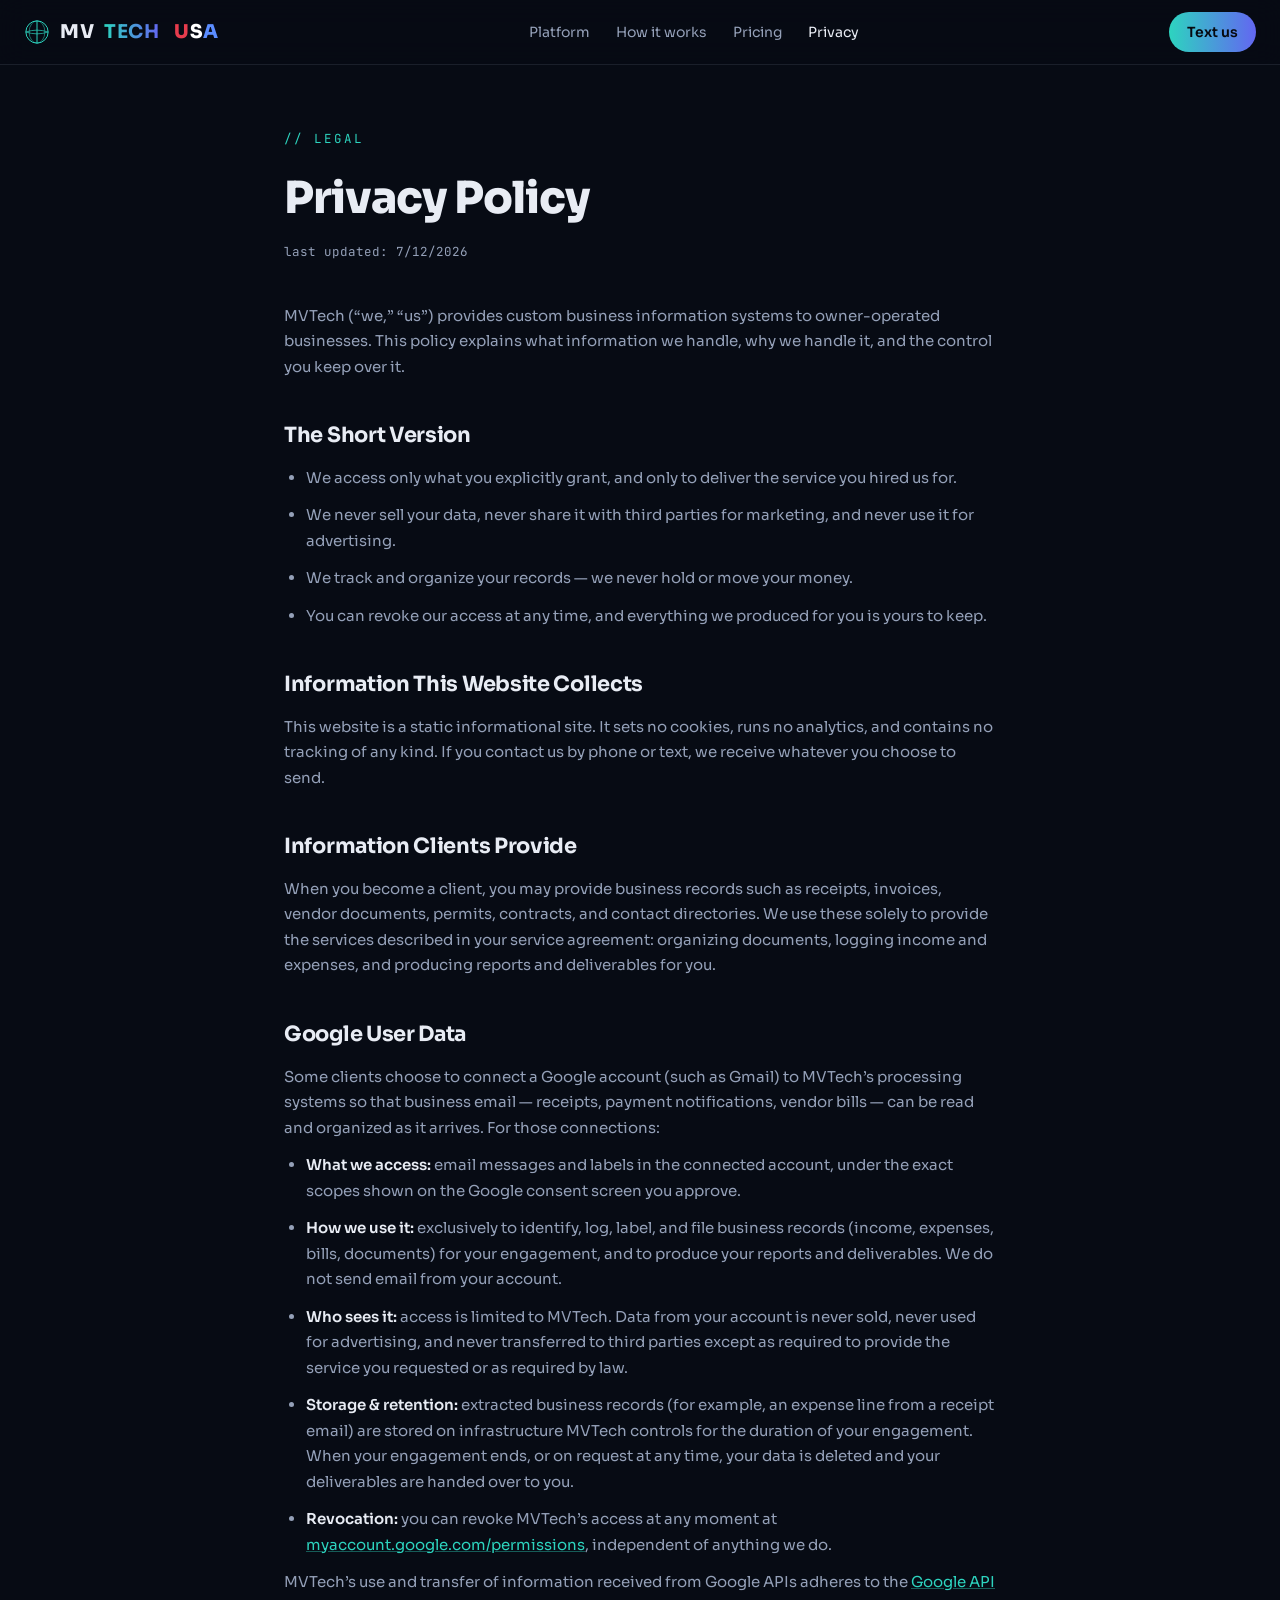
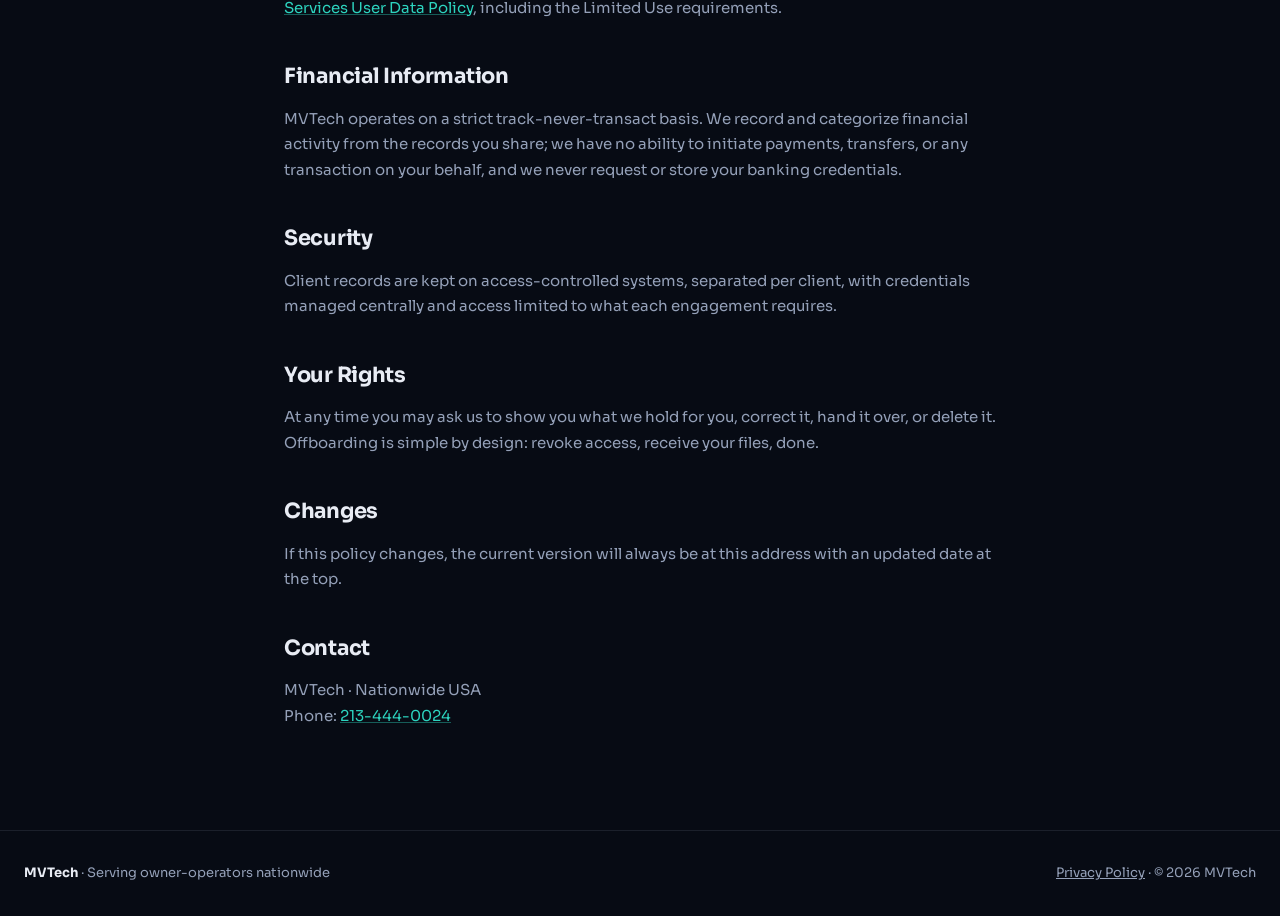
<file: privacy.html>
<!DOCTYPE html>
<html lang="en">
<head>
<meta charset="UTF-8">
<meta name="viewport" content="width=device-width, initial-scale=1.0">
<title>Privacy Policy &mdash; MVTech</title>
<meta name="description" content="MVTech privacy policy — how client data is accessed, used, protected, and deleted.">
<meta name="robots" content="index, follow">
<link rel="canonical" href="https://mvtechusa.com/privacy.html">
<link rel="preconnect" href="https://fonts.googleapis.com">
<link rel="preconnect" href="https://fonts.gstatic.com" crossorigin>
<link href="https://fonts.googleapis.com/css2?family=Sora:wght@400;600;700;800&family=JetBrains+Mono:wght@400;500&display=swap" rel="stylesheet">
<link rel="icon" type="image/svg+xml" href="favicon.svg">
<meta name="theme-color" content="#070b14">
<style>
:root {
  color-scheme: dark;
  --bg: #070b14;
  --ink: #e8ecf4;
  --ink-dim: #94a0b8;
  --line: rgba(148, 160, 184, 0.14);
  --cyan: #2dd4bf;
  --indigo: #6366f1;
  --font: 'Sora', 'Segoe UI', sans-serif;
  --mono: 'JetBrains Mono', Consolas, monospace;
}
* { margin: 0; padding: 0; box-sizing: border-box; }
html { scroll-behavior: smooth; overflow-x: clip; scroll-padding-top: 84px; }
body {
  font-family: var(--font); background: var(--bg); color: var(--ink);
  font-size: 16px; line-height: 1.6; -webkit-font-smoothing: antialiased;
}
.wrap { max-width: 1300px; margin: 0 auto; padding: 0 24px; }
a { color: inherit; }

.nav {
  position: sticky; top: 0; z-index: 50;
  backdrop-filter: blur(14px); -webkit-backdrop-filter: blur(14px);
  background: rgba(7,11,20,0.72); border-bottom: 1px solid var(--line);
}
.nav .wrap { display: flex; align-items: center; justify-content: space-between; height: 64px; }
.logo { display: flex; align-items: center; gap: 10px; text-decoration: none; font-weight: 800; font-size: 19px; letter-spacing: 0.5px; }
.logo b { background: linear-gradient(90deg, var(--cyan), var(--indigo)); -webkit-background-clip: text; background-clip: text; color: transparent; }
.logo .usa { margin-left: 5px; font-weight: 800; }
.logo .usa .r { color: #e63c4d; }
.logo .usa .w { color: #ffffff; }
.logo .usa .b { color: #5b8dff; }
.logo svg circle, .logo svg line, .logo svg ellipse, .logo svg path { stroke: var(--cyan); }
.navlinks { display: flex; gap: 26px; font-size: 14px; color: var(--ink-dim); }
.navlinks a { text-decoration: none; transition: color .15s; }
.navlinks a:hover, .navlinks a.active { color: var(--ink); }
.nav-cta {
  text-decoration: none; font-size: 14px; font-weight: 600; padding: 9px 18px; border-radius: 99px;
  background: linear-gradient(90deg, var(--cyan), var(--indigo)); color: #06090f;
  transition: opacity .15s;
}
.nav-cta:hover { opacity: 0.88; }

.doc { max-width: 760px; margin: 0 auto; padding: 64px 24px 90px; }
.doc .eyebrow {
  font-family: var(--mono); font-size: 12.5px; letter-spacing: 2px; text-transform: uppercase;
  color: var(--cyan); margin-bottom: 14px;
}
.doc h1 { font-size: clamp(32px, 5vw, 44px); font-weight: 800; letter-spacing: -1px; margin-bottom: 8px; }
.doc .updated { font-family: var(--mono); font-size: 12.5px; color: var(--ink-dim); margin-bottom: 40px; }
.doc h2 { font-size: 21px; font-weight: 700; margin: 40px 0 12px; letter-spacing: -0.3px; }
.doc p, .doc li { font-size: 15px; line-height: 1.7; color: var(--ink-dim); margin-bottom: 12px; }
.doc b { color: var(--ink); font-weight: 600; }
.doc ul { padding-left: 22px; }
.doc a { color: var(--cyan); text-decoration-color: rgba(45,212,191,0.4); }

footer { border-top: 1px solid var(--line); padding: 32px 0; font-size: 13px; color: var(--ink-dim); }
footer .wrap { display: flex; justify-content: space-between; flex-wrap: wrap; gap: 12px; }
footer b { color: var(--ink); }

.doc a { overflow-wrap: break-word; }

@media (max-width: 720px) {
  .navlinks { display: none; }
  .nav .wrap { height: 58px; }
}

/* ===== Print ===== */
@media print {
  :root { color-scheme: light; }
  body { background: #fff; color: #111; font-size: 11.5pt; }
  .nav-cta, .navlinks { display: none; }
  .nav { position: static; background: #fff; border-bottom: 1px solid #999; backdrop-filter: none; }
  .logo { color: #000; }
  .logo b {
    background: none; -webkit-background-clip: initial; background-clip: initial;
    -webkit-text-fill-color: initial; color: #000;
  }
  .logo svg circle, .logo svg line, .logo svg ellipse, .logo svg path { stroke: #000; }
  .logo .usa span { color: #000; }
  .doc { padding: 24pt 0 30pt; }
  .doc .eyebrow { color: #555; }
  .doc p, .doc li { color: #222; }
  .doc b { color: #000; }
  .doc .updated { color: #555; }
  .doc h2 { break-after: avoid; }
  .doc a { color: #000; text-decoration: underline; text-decoration-color: #999; }
  footer { border-top: 1pt solid #999; color: #333; padding: 10pt 0; }
  footer b { color: #000; }
  footer a { color: #333; text-decoration: none; }
}

@media (max-width: 520px) {
  body { font-size: 15px; }
  .wrap { padding: 0 18px; }
  .doc { padding: 44px 18px 64px; }
  .nav .wrap { height: 58px; }
  footer .wrap { flex-direction: column; align-items: center; text-align: center; gap: 8px; }
}
</style>
</head>
<body>

<nav class="nav">
  <div class="wrap">
    <a class="logo" href="/">
      <svg width="26" height="26" viewBox="0 0 42 42" xmlns="http://www.w3.org/2000/svg" aria-hidden="true">
        <g transform="rotate(90 21 21)" fill="none" stroke-width="1.6">
          <circle cx="21" cy="21" r="18"/>
          <line x1="3" y1="21" x2="39" y2="21"/>
          <ellipse cx="21" cy="21" rx="18" ry="12.7" opacity="0.5"/>
          <path d="M 21 3 Q 27 21 21 39" opacity="0.7"/>
          <path d="M 21 3 Q 15 21 21 39" opacity="0.7"/>
        </g>
      </svg>
      MV<b>TECH</b><span class="usa"><span class="r">U</span><span class="w">S</span><span class="b">A</span></span>
    </a>
    <div class="navlinks">
      <a href="index.html#what">Platform</a>
      <a href="index.html#how">How it works</a>
      <a href="index.html#pricing">Pricing</a>
      <a href="privacy.html" class="active">Privacy</a>
    </div>
    <a class="nav-cta" href="sms:+12134440024">Text us</a>
  </div>
</nav>

<main class="doc">
  <div class="eyebrow">// legal</div>
  <h1>Privacy Policy</h1>
  <p class="updated">last updated: 7/12/2026</p>

  <p>MVTech (&ldquo;we,&rdquo; &ldquo;us&rdquo;) provides custom business information systems to
  owner-operated businesses. This policy explains what information we handle, why we handle it,
  and the control you keep over it.</p>

  <h2>The Short Version</h2>
  <ul>
    <li>We access only what you explicitly grant, and only to deliver the service you hired us for.</li>
    <li>We never sell your data, never share it with third parties for marketing, and never use it
    for advertising.</li>
    <li>We track and organize your records &mdash; we never hold or move your money.</li>
    <li>You can revoke our access at any time, and everything we produced for you is yours to keep.</li>
  </ul>

  <h2>Information This Website Collects</h2>
  <p>This website is a static informational site. It sets no cookies, runs no analytics, and
  contains no tracking of any kind. If you contact us by phone or text, we receive whatever you
  choose to send.</p>

  <h2>Information Clients Provide</h2>
  <p>When you become a client, you may provide business records such as receipts, invoices,
  vendor documents, permits, contracts, and contact directories. We use these solely to provide
  the services described in your service agreement: organizing documents, logging income and
  expenses, and producing reports and deliverables for you.</p>

  <h2>Google User Data</h2>
  <p>Some clients choose to connect a Google account (such as Gmail) to MVTech&rsquo;s processing
  systems so that business email &mdash; receipts, payment notifications, vendor bills &mdash; can
  be read and organized as it arrives. For those connections:</p>
  <ul>
    <li><b>What we access:</b> email messages and labels in the connected account, under the exact
    scopes shown on the Google consent screen you approve.</li>
    <li><b>How we use it:</b> exclusively to identify, log, label, and file business records
    (income, expenses, bills, documents) for your engagement, and to produce your reports and
    deliverables. We do not send email from your account.</li>
    <li><b>Who sees it:</b> access is limited to MVTech. Data from your account is never sold,
    never used for advertising, and never transferred to third parties except as required to
    provide the service you requested or as required by law.</li>
    <li><b>Storage &amp; retention:</b> extracted business records (for example, an expense line
    from a receipt email) are stored on infrastructure MVTech controls for the duration of your
    engagement. When your engagement ends, or on request at any time, your data is deleted and
    your deliverables are handed over to you.</li>
    <li><b>Revocation:</b> you can revoke MVTech&rsquo;s access at any moment at
    <a href="https://myaccount.google.com/permissions">myaccount.google.com/permissions</a>,
    independent of anything we do.</li>
  </ul>
  <p>MVTech&rsquo;s use and transfer of information received from Google APIs adheres to the
  <a href="https://developers.google.com/terms/api-services-user-data-policy">Google API Services
  User Data Policy</a>, including the Limited Use requirements.</p>

  <h2>Financial Information</h2>
  <p>MVTech operates on a strict track-never-transact basis. We record and categorize financial
  activity from the records you share; we have no ability to initiate payments, transfers, or any
  transaction on your behalf, and we never request or store your banking credentials.</p>

  <h2>Security</h2>
  <p>Client records are kept on access-controlled systems, separated per client, with credentials
  managed centrally and access limited to what each engagement requires.</p>

  <h2>Your Rights</h2>
  <p>At any time you may ask us to show you what we hold for you, correct it, hand it over, or
  delete it. Offboarding is simple by design: revoke access, receive your files, done.</p>

  <h2>Changes</h2>
  <p>If this policy changes, the current version will always be at this address with an updated
  date at the top.</p>

  <h2>Contact</h2>
  <p>MVTech &middot; Nationwide USA<br>
  Phone: <a href="tel:+12134440024">213-444-0024</a></p>
</main>

<footer>
  <div class="wrap">
    <div><b>MVTech</b> &middot; Serving owner-operators nationwide</div>
    <div><a href="privacy.html">Privacy Policy</a> &middot; &copy; 2026 MVTech</div>
  </div>
</footer>

</body>
</html>
</file>
<file: styles.css>
/* ============================================================
   MVTech — mvtechusa.com
   Brand rules: black primary; purple #3c2878 secondary; gold
   #b48c3c accent. Brand color ONLY on wordmark + flourishes.
   No flat saturated fills — gradients / ≤10% tints only.
   ============================================================ */

:root {
  --brand-primary:   #000000;
  --brand-secondary: #3c2878;
  --brand-accent:    #b48c3c;
  --brand-text:      #1a1a1a;
  --brand-soft:      #7a7a7a;
  --brand-divider:   #e0e0e0;
  --tint-secondary-10: rgba(60, 40, 120, 0.10);
  --tint-secondary-5:  rgba(60, 40, 120, 0.05);
  --tint-accent-8:     rgba(180, 140, 60, 0.08);
  --font-display: 'Fraunces', Georgia, serif;
  --font-body: 'Archivo', 'Helvetica Neue', Arial, sans-serif;
}

* { margin: 0; padding: 0; box-sizing: border-box; }

html { scroll-behavior: smooth; }

body {
  font-family: var(--font-body);
  color: var(--brand-text);
  background: #ffffff;
  font-size: 17px;
  line-height: 1.6;
  -webkit-font-smoothing: antialiased;
}

.wrap { max-width: 1060px; margin: 0 auto; padding: 0 28px; }

h1, h2, h3 { font-family: var(--font-display); color: var(--brand-primary); font-weight: 600; }

a { color: var(--brand-primary); }

/* ===== Gold hairline rule (the letterhead signature) ===== */
.goldrule {
  height: 1.5px; border: none;
  background: linear-gradient(to right, transparent 0%, var(--brand-accent) 25%, var(--brand-accent) 75%, transparent 100%);
}

/* ===== Header ===== */
.site-header {
  border-bottom: 1.5px solid var(--brand-accent);
  box-shadow: 0 4px 0 -2.5px var(--brand-soft);
  background: linear-gradient(180deg, var(--tint-accent-8) 0%, #ffffff 85%);
}
.site-header .wrap {
  display: flex; align-items: center; justify-content: space-between;
  padding-top: 22px; padding-bottom: 22px; gap: 20px; flex-wrap: wrap;
}
.brand { display: flex; align-items: center; gap: 14px; text-decoration: none; }
.wordmark {
  font-family: var(--font-display); font-size: 30px; font-weight: 700;
  letter-spacing: 1px; color: var(--brand-primary); line-height: 1;
}
.wordmark span { color: var(--brand-secondary); }
.wordmark-sub {
  font-size: 10.5px; color: var(--brand-primary); letter-spacing: 2.5px;
  text-transform: uppercase; margin-top: 4px;
}
.contact-top {
  font-size: 12.5px; color: var(--brand-soft); text-align: right; line-height: 1.5;
  border-left: 1px solid var(--brand-divider); padding-left: 18px;
}
.contact-top b { color: var(--brand-primary); font-size: 16px; letter-spacing: 0.3px; white-space: nowrap; }
.contact-top a { text-decoration: none; }

/* ===== Hero ===== */
.hero { padding: 84px 0 64px; position: relative; overflow: hidden; }
.hero .wrap { position: relative; }
.hero-globe {
  position: absolute; right: -60px; top: 50%; transform: translateY(-50%);
  width: 380px; height: 380px; opacity: 0.10; pointer-events: none;
}
.kicker {
  font-size: 13px; letter-spacing: 3px; text-transform: uppercase;
  color: var(--brand-primary); margin-bottom: 18px; font-weight: 600;
}
.kicker::after {
  content: ""; display: inline-block; width: 46px; height: 1.5px;
  background: var(--brand-accent); margin-left: 14px; vertical-align: middle;
}
.hero h1 {
  font-size: clamp(38px, 6vw, 64px); line-height: 1.05;
  letter-spacing: -0.5px; max-width: 14em; margin-bottom: 26px;
}
.hero .lede {
  font-size: 20px; line-height: 1.55; max-width: 34em;
  border-left: 4px solid var(--brand-accent); padding-left: 20px; margin-bottom: 36px;
}
.cta-row { display: flex; gap: 16px; align-items: center; flex-wrap: wrap; }
.btn {
  display: inline-block; text-decoration: none; font-weight: 600; font-size: 16px;
  padding: 14px 30px; border-radius: 8px; letter-spacing: 0.3px;
  transition: transform 0.15s ease, box-shadow 0.15s ease;
}
.btn-primary {
  color: #fff;
  background: linear-gradient(180deg, #2a2a2a 0%, #000000 100%);
  border: 1.5px solid var(--brand-primary);
  box-shadow: 0 2px 0 var(--brand-accent);
}
.btn-primary:hover { transform: translateY(-2px); box-shadow: 0 4px 0 var(--brand-accent); }
.cta-note { font-size: 13.5px; color: var(--brand-soft); }

/* ===== Sections ===== */
section { padding: 64px 0; }
.section-head {
  font-size: clamp(26px, 3.5vw, 34px); margin-bottom: 36px; letter-spacing: -0.3px;
}
.section-head::after {
  content: ""; display: block; width: 64px; height: 2px;
  background: linear-gradient(to right, var(--brand-accent), transparent);
  margin-top: 12px;
}

/* ===== Pillars ===== */
.pillars { display: grid; grid-template-columns: repeat(3, 1fr); gap: 22px; }
.pillar {
  border-top: 2px solid var(--brand-primary);
  background: linear-gradient(180deg, var(--tint-secondary-10) 0%, #ffffff 100%);
  border-radius: 0 0 10px 10px;
  padding: 24px 22px 26px; position: relative;
}
.pillar::before {
  content: ""; position: absolute; left: 0; top: 12px; bottom: 12px; width: 2px;
  background: linear-gradient(to bottom, transparent 0%, var(--brand-accent) 30%, var(--brand-accent) 70%, transparent 100%);
}
.pillar h3 { font-size: 20px; margin-bottom: 10px; }
.pillar p { font-size: 15px; line-height: 1.55; }

/* ===== Steps ===== */
.how-box {
  border: 1.5px solid var(--brand-primary); border-radius: 12px;
  background: linear-gradient(180deg, var(--tint-secondary-5) 0%, #ffffff 100%);
  padding: 36px 34px;
}
.steps { display: grid; grid-template-columns: repeat(3, 1fr); gap: 28px; margin-top: 8px; }
.step { display: flex; gap: 14px; align-items: flex-start; }
.stepnum {
  flex-shrink: 0; width: 34px; height: 34px; border-radius: 50%;
  background: var(--brand-accent); color: #fff; font-weight: 700; font-size: 16px;
  display: flex; align-items: center; justify-content: center;
}
.step h3 { font-size: 18px; margin-bottom: 6px; }
.step p { font-size: 14.5px; line-height: 1.5; }

/* ===== Monthly / who ===== */
.twocol { display: grid; grid-template-columns: 1.25fr 1fr; gap: 44px; }
.checks { list-style: none; }
.checks li {
  padding: 9px 0 9px 32px; position: relative; font-size: 15.5px;
  border-bottom: 1px solid var(--brand-divider);
}
.checks li:last-child { border-bottom: none; }
.checks li::before {
  content: "\2713"; position: absolute; left: 4px; top: 8px;
  color: var(--brand-accent); font-weight: 700; font-size: 16px;
}
.who p { font-size: 15.5px; margin-bottom: 16px; }
.who .examples { font-style: italic; }
.note {
  border-left: 4px solid var(--brand-accent);
  background: linear-gradient(90deg, var(--tint-accent-8) 0%, #ffffff 100%);
  padding: 16px 18px; font-size: 14.5px; line-height: 1.55; border-radius: 0 8px 8px 0;
}

/* ===== Trust strip ===== */
.trust {
  background: linear-gradient(180deg, var(--tint-secondary-5) 0%, #ffffff 100%);
  border-top: 1.5px solid var(--brand-accent);
  border-bottom: 1px solid var(--brand-divider);
}
.trust-grid { display: grid; grid-template-columns: repeat(3, 1fr); gap: 34px; }
.trust-item h3 { font-size: 19px; margin-bottom: 8px; }
.trust-item h3::before { content: "\2014\00a0"; color: var(--brand-accent); }
.trust-item p { font-size: 14.5px; line-height: 1.55; }

/* ===== Pricing ===== */
.tiers { display: grid; grid-template-columns: repeat(3, 1fr); gap: 22px; }
.tiers.tiers-solo { grid-template-columns: min(420px, 100%); justify-content: center; }
.tier {
  border: 1.5px solid var(--brand-divider); border-radius: 12px;
  padding: 28px 24px; display: flex; flex-direction: column;
  transition: border-color 0.2s ease, transform 0.2s ease;
}
.tier:hover { border-color: var(--brand-accent); transform: translateY(-3px); }
.tier-featured {
  border: 1.5px solid var(--brand-primary);
  background: linear-gradient(180deg, var(--tint-secondary-5) 0%, #ffffff 100%);
  box-shadow: 0 3px 0 -1px var(--brand-accent);
}
.tier h3 { font-size: 22px; margin-bottom: 4px; }
.tier .price { font-family: var(--font-display); font-size: 40px; font-weight: 700; color: var(--brand-primary); }
.tier .price small { font-size: 15px; font-weight: 400; color: var(--brand-soft); font-family: var(--font-body); }
.tier ul { list-style: none; margin-top: 16px; }
.tier li { font-size: 14.5px; padding: 6px 0 6px 24px; position: relative; }
.tier li::before {
  content: "\2713"; position: absolute; left: 0; color: var(--brand-accent); font-weight: 700;
}
.setup-note { text-align: center; font-size: 14.5px; color: var(--brand-soft); margin-top: 26px; }
.setup-note b { color: var(--brand-primary); }

/* ===== Closing CTA ===== */
.closing { text-align: center; padding: 80px 0; }
.closing h2 { font-size: clamp(28px, 4vw, 40px); margin-bottom: 14px; }
.closing h2 span { color: var(--brand-secondary); }
.closing p { font-size: 17px; color: var(--brand-soft); margin-bottom: 30px; }

/* ===== Footer ===== */
.site-footer {
  border-top: 1.5px solid var(--brand-accent);
  box-shadow: 0 -4px 0 -2.5px var(--brand-soft);
  padding: 30px 0; font-size: 13px; color: var(--brand-soft);
}
.site-footer .wrap { display: flex; justify-content: space-between; gap: 16px; flex-wrap: wrap; }
.site-footer b { color: var(--brand-primary); }
.site-footer a { color: var(--brand-soft); }

/* ===== Load-in reveal ===== */
@media (prefers-reduced-motion: no-preference) {
  .reveal { opacity: 0; transform: translateY(14px); animation: rise 0.7s ease forwards; }
  .reveal-1 { animation-delay: 0.05s; }
  .reveal-2 { animation-delay: 0.18s; }
  .reveal-3 { animation-delay: 0.32s; }
  @keyframes rise { to { opacity: 1; transform: none; } }
}

/* ===== Privacy page ===== */
.doc { max-width: 760px; margin: 0 auto; padding: 56px 28px 80px; }
.doc h1 { font-size: 36px; margin-bottom: 6px; }
.doc .updated { font-size: 13.5px; color: var(--brand-soft); margin-bottom: 36px; }
.doc h2 { font-size: 22px; margin: 36px 0 12px; }
.doc p, .doc li { font-size: 15.5px; line-height: 1.65; margin-bottom: 12px; }
.doc ul { padding-left: 24px; }

/* ===== Responsive ===== */
@media (max-width: 860px) {
  .pillars, .steps, .tiers, .trust-grid { grid-template-columns: 1fr; }
  .twocol { grid-template-columns: 1fr; }
  .hero { padding: 56px 0 44px; }
  .hero-globe { display: none; }
  .contact-top { border-left: none; padding-left: 0; text-align: left; }
  section { padding: 48px 0; }
}
</file>
